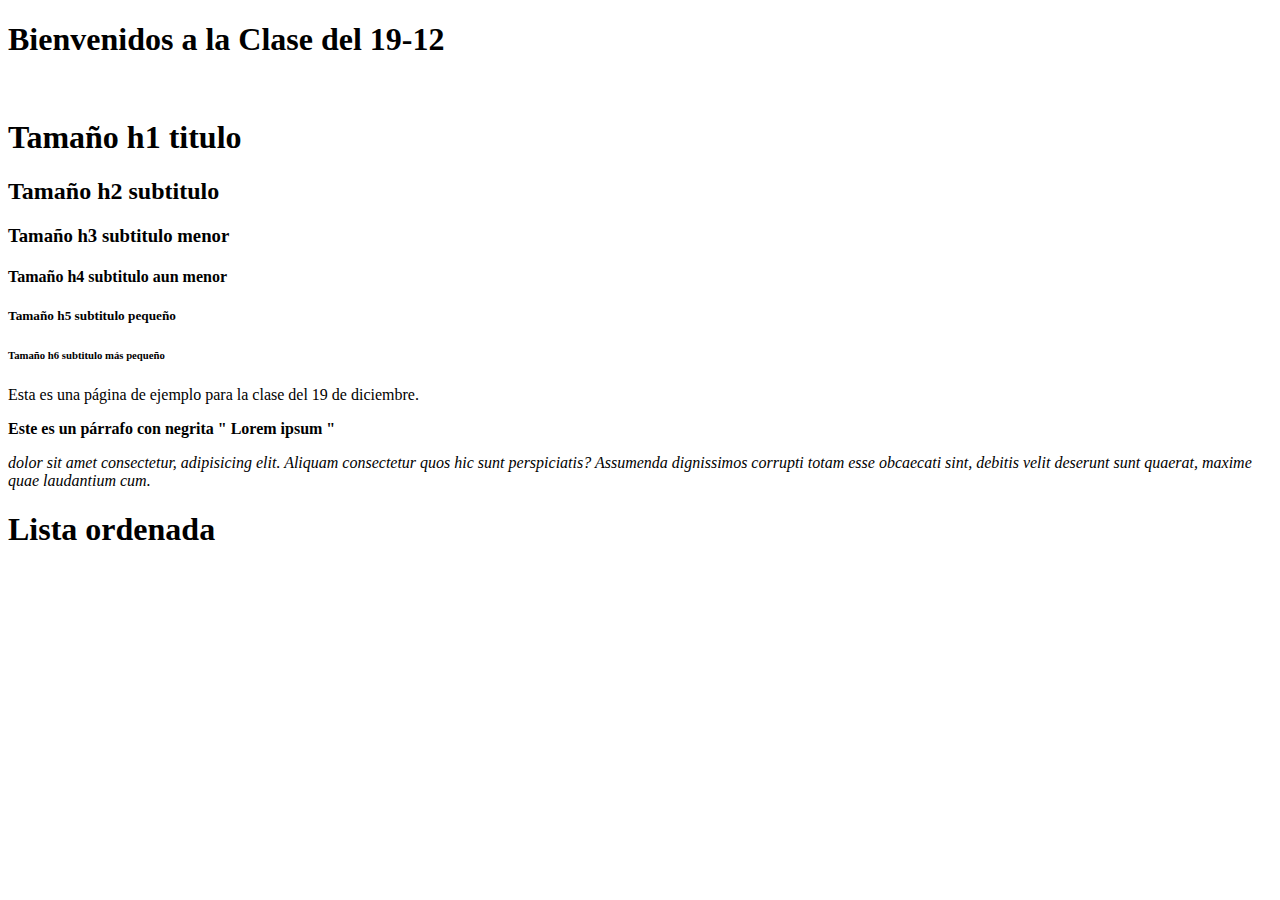
<file: Clase 19_12/index.html>
<!--tipo de documento-->
<!DOCTYPE html>

<!--Etiqueta principal, con atributos de lenguaje -->
<html lang="es">


<head>
    <meta charset="UTF-8">
    <meta name="viewport" content="width=device-width, initial-scale=1.0">
    <title>Clase 19-12</title>
</head>
<body>
    <h1>Bienvenidos a la Clase del 19-12</h1><br>
    <h1>Tamaño h1 titulo</h1>
    <h2>Tamaño h2 subtitulo</h2>
    <h3>Tamaño h3 subtitulo menor</h3>
    <h4>Tamaño h4 subtitulo aun menor</h4>
    <h5>Tamaño h5 subtitulo pequeño</h5>
    <h6>Tamaño h6 subtitulo más pequeño</h6>
    <p>Esta es una página de ejemplo para la clase del 19 de diciembre.</p>

    <p><strong>Este es un párrafo con negrita " Lorem ipsum "</strong>
       <br>
        <p> <em>  dolor sit amet consectetur, adipisicing elit. Aliquam consectetur quos hic sunt perspiciatis? Assumenda dignissimos corrupti totam esse obcaecati sint, debitis velit deserunt sunt quaerat, maxime quae laudantium cum.</em>
        </p>    

        <h1>Lista ordenada</h1>
</body>
</html>
</file>
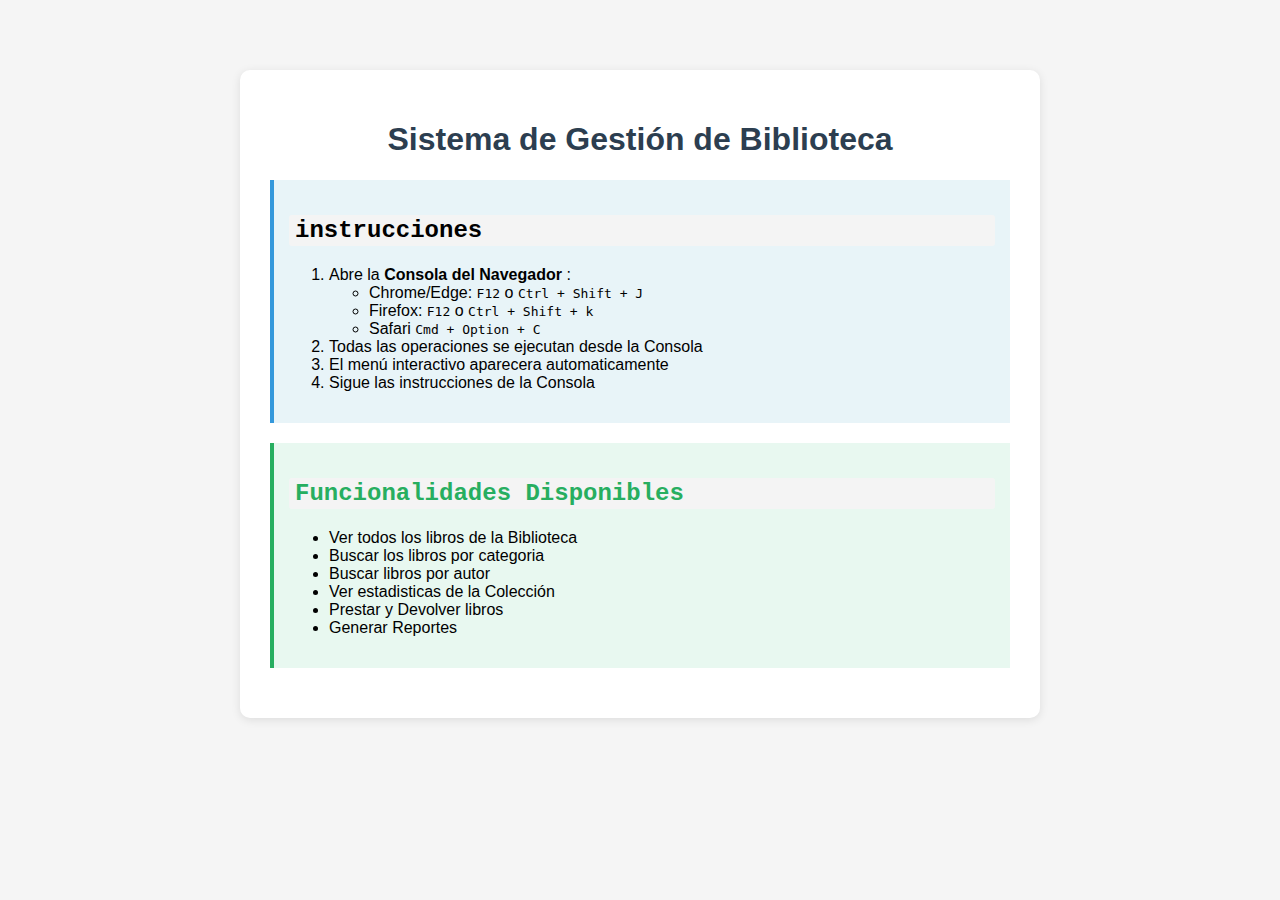
<file: clase_03_02/index.html>
<!DOCTYPE html>
<html lang="es">
<head>
    <meta charset="UTF-8">
    <meta name="viewport" content="width=device-width, initial-scale=1.0">
    <link rel="stylesheet" href="style.css">
    <title>Biblioteca</title>

</head>
<body>
    <div class="container">
        <h1> Sistema de Gestión de Biblioteca</h1>
        <div class="instrucciones">
            <h2> instrucciones</h2>
            <ol>
                <li> Abre la <strong> Consola del Navegador </strong>: 
                <ul>
                    <li>Chrome/Edge: <code>F12</code> o <code> Ctrl + Shift + J</code></li>
                    <li>Firefox: <code>F12</code> o <code> Ctrl + Shift + k</code></li>
                    <li>Safari <code>Cmd + Option + C</code></li>
                </ul>
                </li>
                    <li>Todas las operaciones se ejecutan desde la Consola</li>
                    <li>El menú interactivo aparecera automaticamente</li>
                    <li>Sigue las instrucciones de la Consola</li>
            </ol>

        </div>

      <div class="instrucciones" style="border-left-color: #27ae60; background-color: #e8f8f0;">
        <h2 style="color: #27ae60;">Funcionalidades Disponibles</h2>
            <ul>
                <li>Ver todos los libros de la Biblioteca</li>
                <li>Buscar los libros por categoria</li>
                <li>Buscar libros por autor</li>
                <li>Ver estadisticas de la Colección</li>
                <li>Prestar y Devolver libros</li>
                <li>Generar Reportes</li>
            </ul>
      </div>

    </div>
    <script src="biblioteca.js"></script>
</body>
</html>
</file>
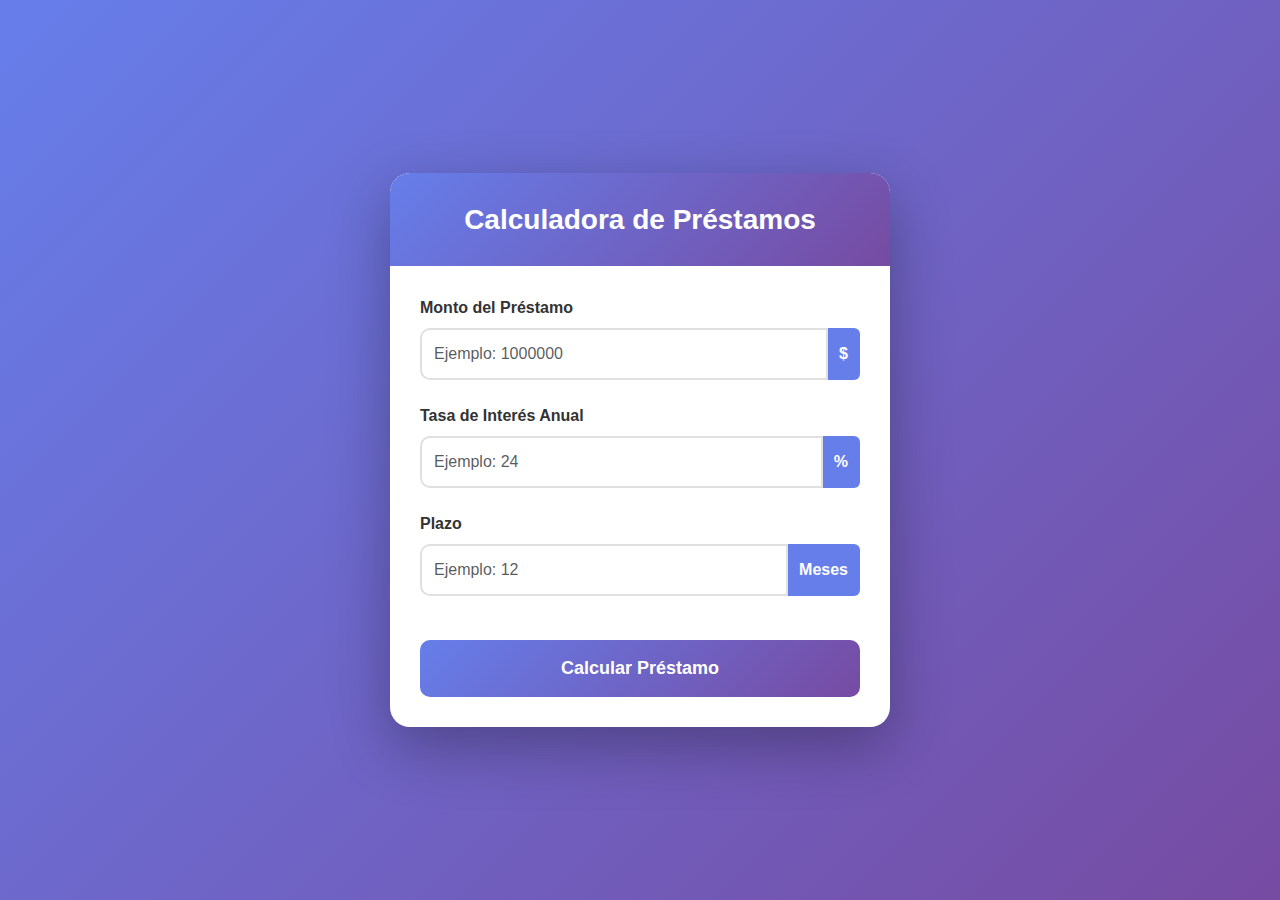
<file: Clase_09_01/index.html>
<!DOCTYPE html>
<html lang="es">
<head>
    <meta charset="UTF-8">
    <meta name="viewport" content="width=device-width, initial-scale=1.0">
    <link href="https://cdnjs.cloudflare.com/ajax/libs/bootstrap/5.3.0/css/bootstrap.min.css" rel="stylesheet">
    <link rel="stylesheet" href="css/styles.css">
    <title>Calculadora de Préstamos</title>
    
</head>
<body>

    <div class="calculator-container">
        <div class="calculator-header">
            <h1>Calculadora de Préstamos</h1>
        </div>

        <div class="calculator-body">
            
            <div class="mb-4">
                <label for="monto" class="form-label">Monto del Préstamo</label>
                <div class="input-group">
                    <input type="number" class="form-control" id="monto" placeholder="Ejemplo: 1000000" min="0" step="100">
                    <span class="input-group-text">$</span>
                </div>
            </div>

            <div class="mb-4">
                <label for="interes" class="form-label">Tasa de Interés Anual</label>
                <div class="input-group">
                    <input type="number" class="form-control" id="interes" placeholder="Ejemplo: 24" min="0.1" step="0.1">
                    <span class="input-group-text">%</span>
                </div>
            </div>

            <div class="mb-4">
                <label for="plazo" class="form-label">Plazo</label>
                <div class="input-group">
                    <input type="number" class="form-control" id="plazo" placeholder="Ejemplo: 12" min="1" step="1">
                    <span class="input-group-text">Meses</span>
                </div>
            </div>

            <button class="btn btn-calculate" id="btnCalcular">Calcular Préstamo</button>

            <div class="error-message" id="errorMessage"></div>

            <div class="results-container" id="resultsContainer">
                <div class="results-item">
                    <div class="results-label">Cuota Mensual</div>
                    <div class="results-value" id="cuotaMensual">$0</div>
                </div>

                <div class="results-item">
                    <div class="results-label">Total a Pagar</div>
                    <div class="results-value" id="totalPagar">$0</div>
                </div>

                <div class="results-item">
                    <div class="results-label">Total de Intereses</div>
                    <div class="results-value" id="totalIntereses">$0</div>
                </div>
            </div>

        </div>
    </div>

    <!-- jQuery -->
    <script src="https://code.jquery.com/jquery-3.7.1.js"></script>
    
    <!-- Bootstrap -->
    <script src="https://cdnjs.cloudflare.com/ajax/libs/bootstrap/5.3.0/js/bootstrap.bundle.min.js"></script>

    <!-- JavaScript de la calculadora -->
    <script src="js/script.js"></script>

</body>
</html>
</file>
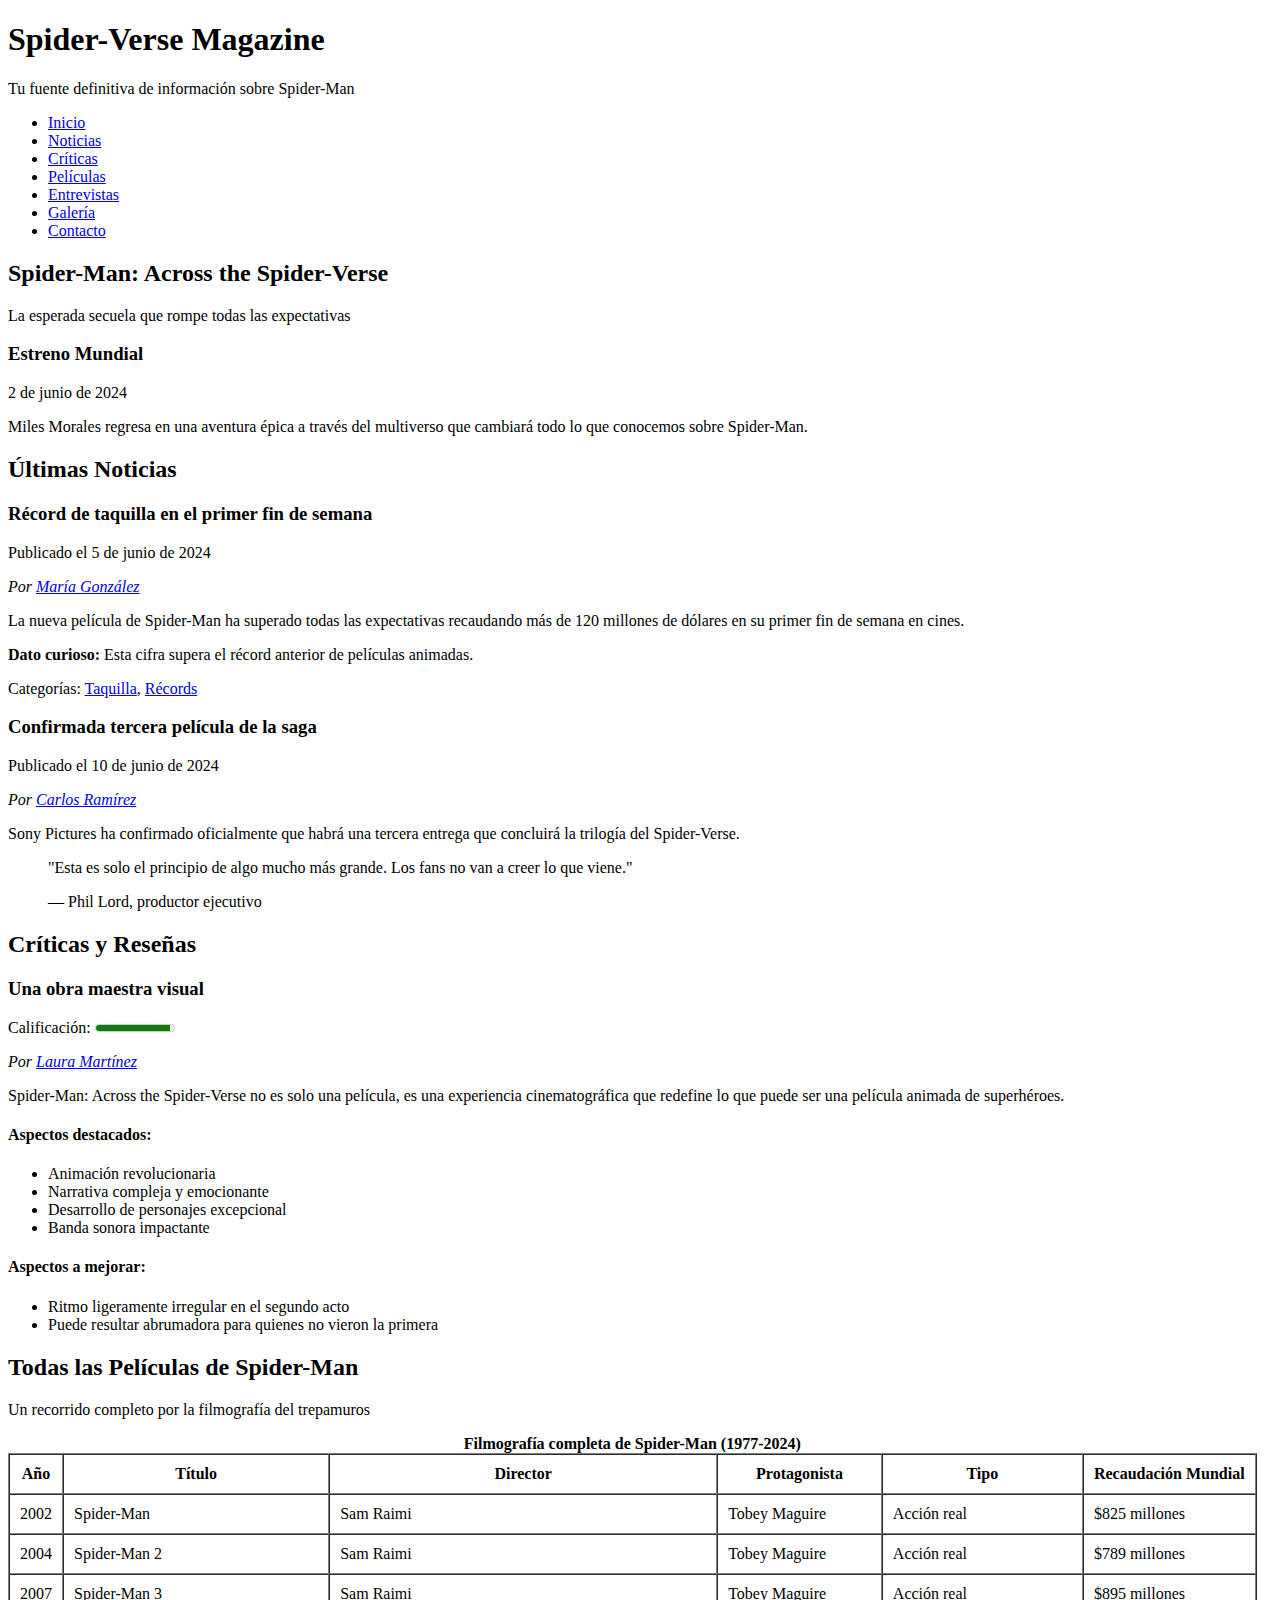
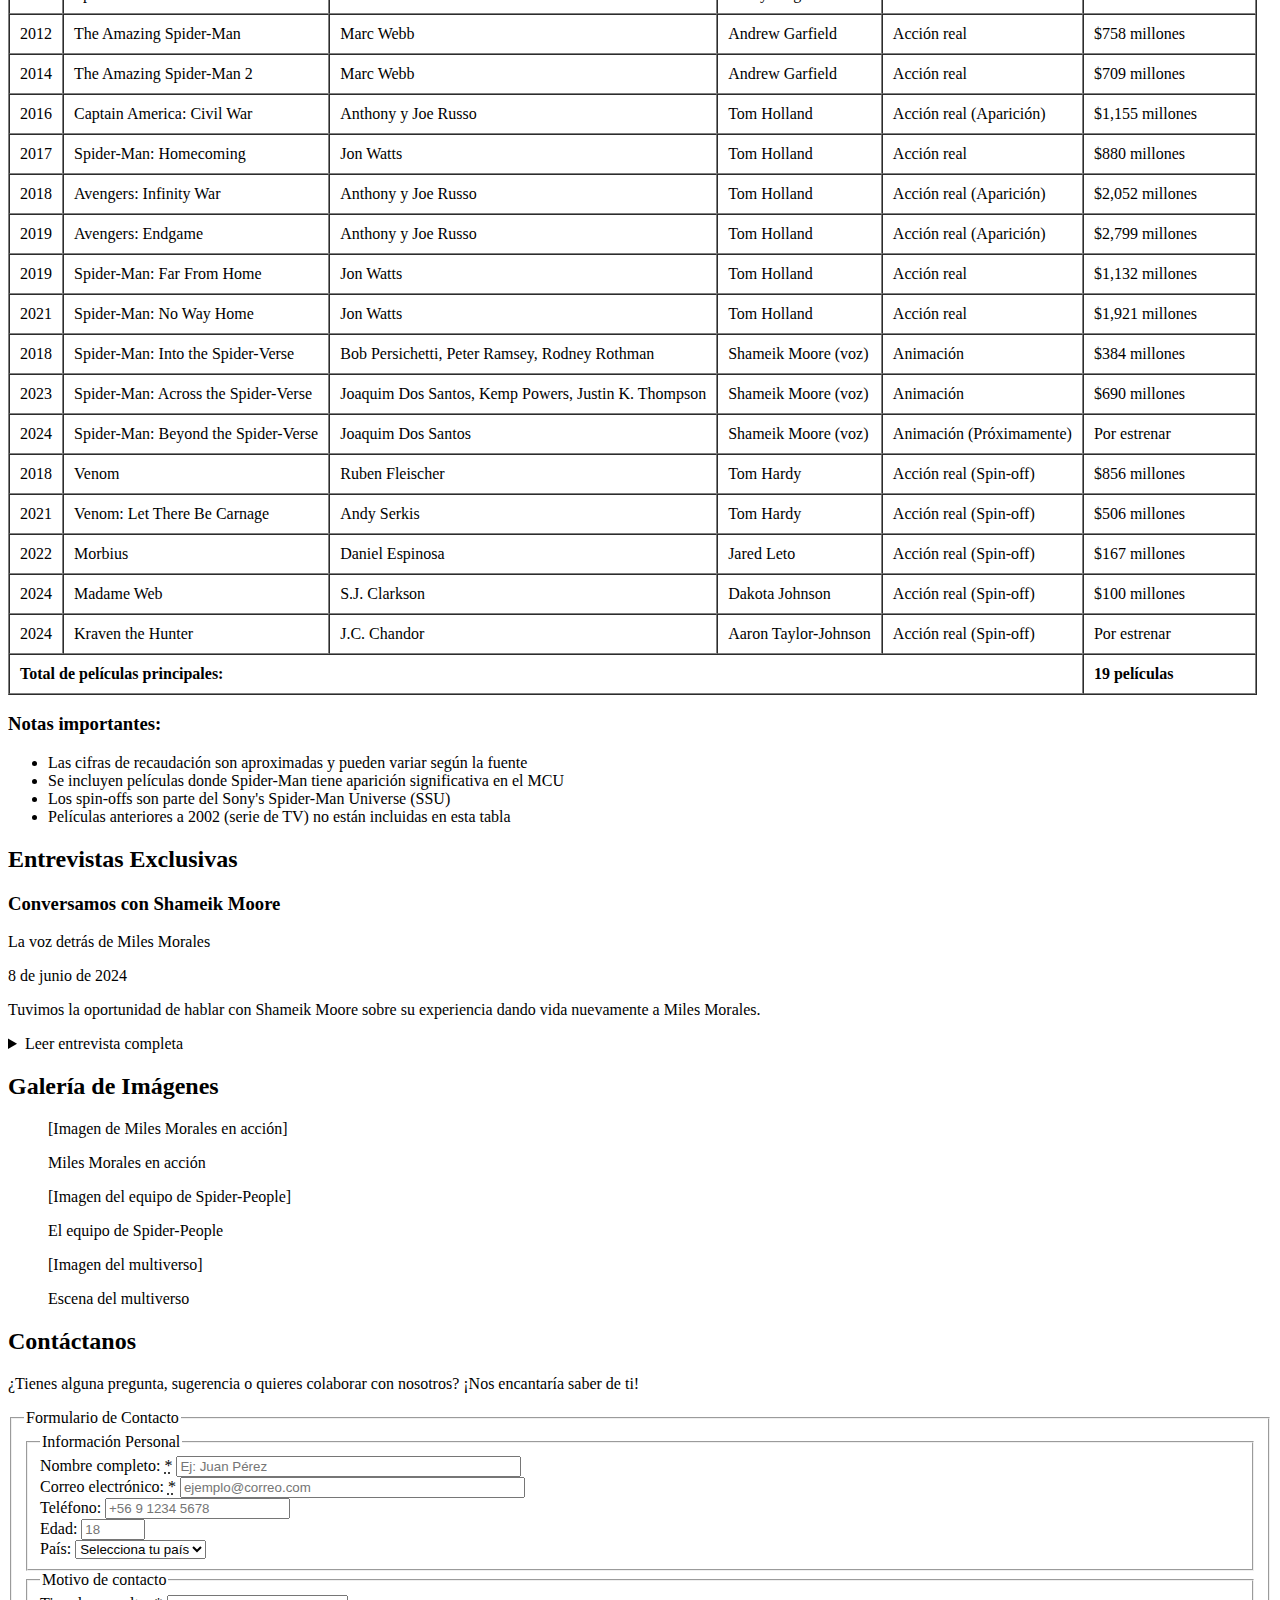
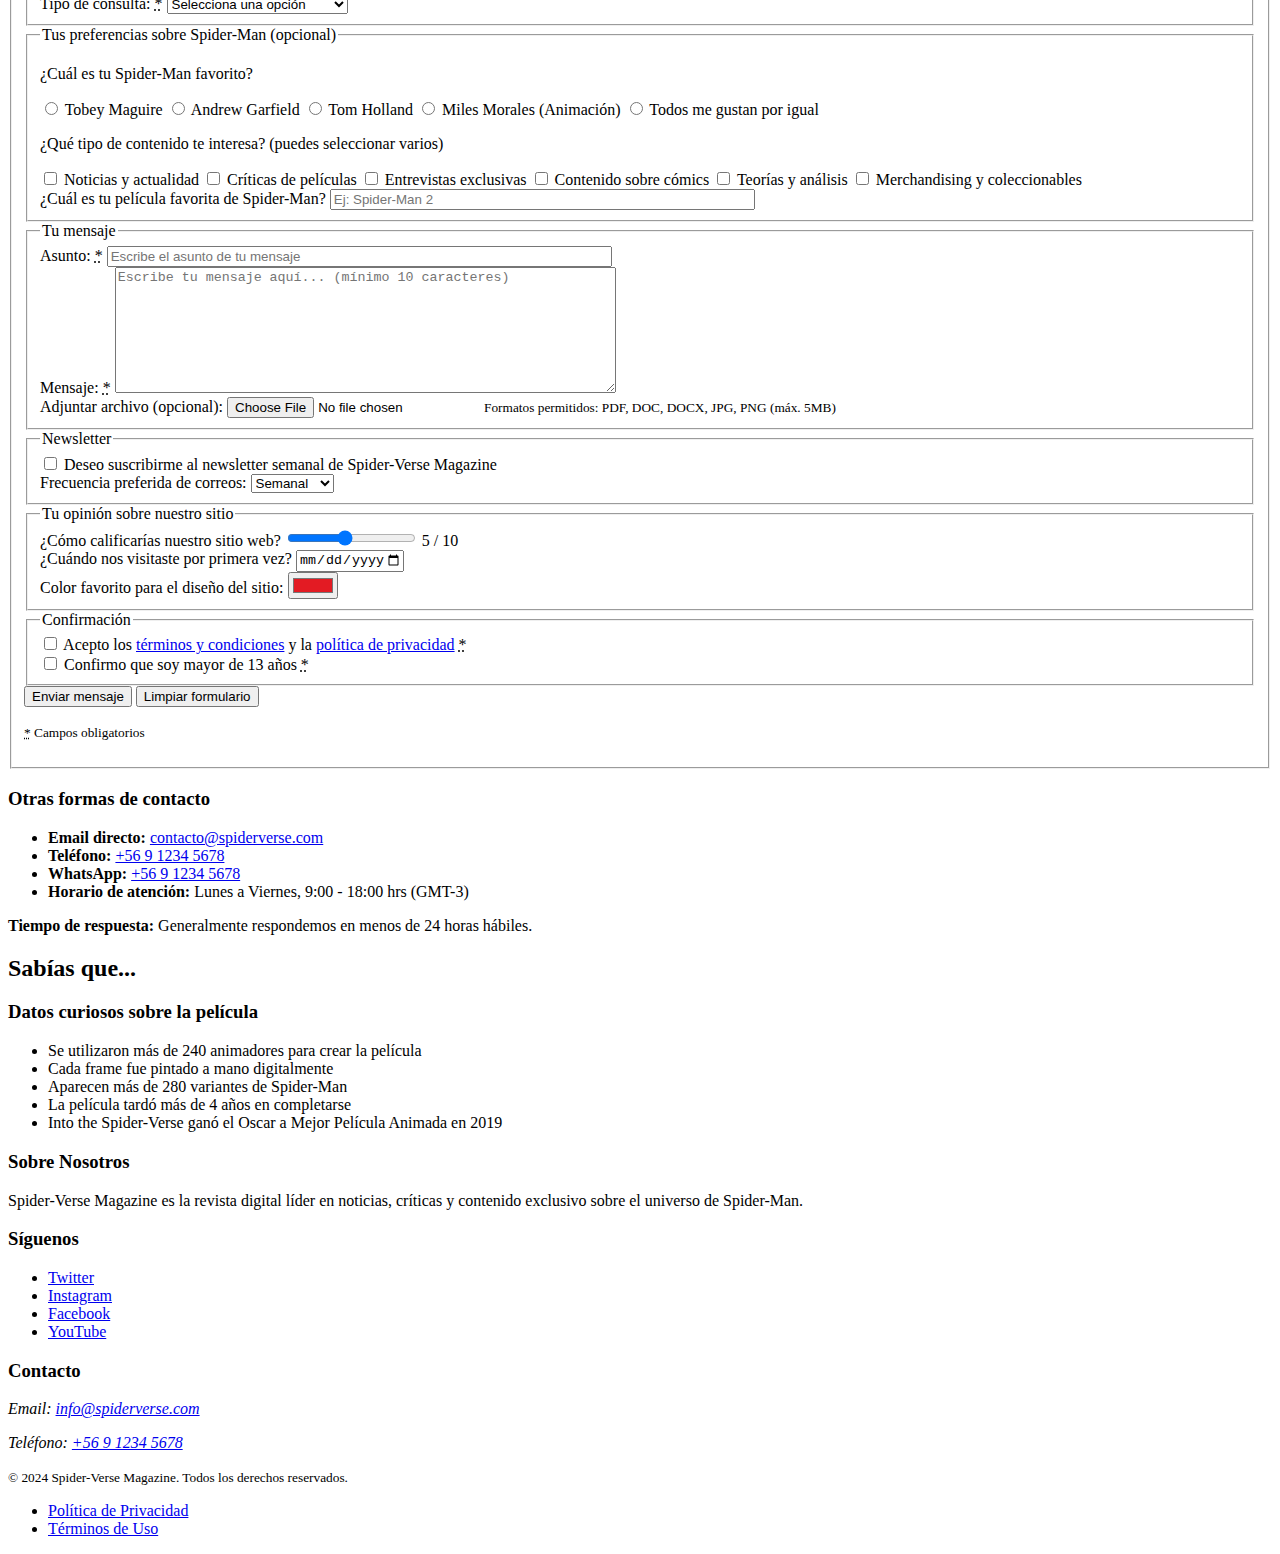
<file: Clase_23_12/index.html>
<!DOCTYPE html>
<html lang="es">
<head>
    <meta charset="UTF-8">
    <meta name="viewport" content="width=device-width, initial-scale=1.0">
    <meta name="description" content="Revista en línea sobre la nueva película de Spider-Man">
    <meta name="keywords" content="Spider-Man, película, Marvel, superhéroes, cine">
    <title>Spider-Verse Magazine - Todo sobre la nueva película de Spider-Man</title>
</head>
<body>
    
    <!-- Contenedor principal de la página -->
    <div id="contenedor-principal">
        
        <!-- Encabezado principal del sitio -->
        <header>
            <div class="logo-container">
                <h1>Spider-Verse Magazine</h1>
                <p>Tu fuente definitiva de información sobre Spider-Man</p>
            </div>
            
            <!-- Navegación principal -->
            <nav>
                <div class="menu-principal">
                    <ul>
                        <li><a href="#inicio">Inicio</a></li>
                        <li><a href="#noticias">Noticias</a></li>
                        <li><a href="#criticas">Críticas</a></li>
                        <li><a href="#peliculas">Películas</a></li>
                        <li><a href="#entrevistas">Entrevistas</a></li>
                        <li><a href="#galeria">Galería</a></li>
                        <li><a href="#formulario-contacto">Contacto</a></li>
                    </ul>
                </div>
            </nav>
        </header>

        <!-- Contenido principal -->
        <main>
            
            <!-- Sección hero/destacada -->
            <section id="inicio">
                <div class="hero-section">
                    <header>
                        <h2>Spider-Man: Across the Spider-Verse</h2>
                        <p>La esperada secuela que rompe todas las expectativas</p>
                    </header>
                    
                    <article>
                        <div class="informacion-estreno">
                            <h3>Estreno Mundial</h3>
                            <p><time datetime="2024-06-02">2 de junio de 2024</time></p>
                            <p>Miles Morales regresa en una aventura épica a través del multiverso que cambiará todo lo que conocemos sobre Spider-Man.</p>
                        </div>
                    </article>
                </div>
            </section>

            <!-- Sección de noticias -->
            <section id="noticias">
                <div class="seccion-noticias">
                    <header>
                        <h2>Últimas Noticias</h2>
                    </header>
                    
                    <div class="contenedor-articulos">
                        <article>
                            <div class="articulo-noticia">
                                <header>
                                    <h3>Récord de taquilla en el primer fin de semana</h3>
                                    <p>Publicado el <time datetime="2024-06-05">5 de junio de 2024</time></p>
                                    <address>Por <a href="mailto:redaccion@spiderverse.com">María González</a></address>
                                </header>
                                
                                <div class="contenido-noticia">
                                    <p>La nueva película de Spider-Man ha superado todas las expectativas recaudando más de 120 millones de dólares en su primer fin de semana en cines.</p>
                                    
                                    <aside>
                                        <p><strong>Dato curioso:</strong> Esta cifra supera el récord anterior de películas animadas.</p>
                                    </aside>
                                </div>
                                
                                <footer>
                                    <p>Categorías: <a href="#taquilla">Taquilla</a>, <a href="#records">Récords</a></p>
                                </footer>
                            </div>
                        </article>

                        <article>
                            <div class="articulo-noticia">
                                <header>
                                    <h3>Confirmada tercera película de la saga</h3>
                                    <p>Publicado el <time datetime="2024-06-10">10 de junio de 2024</time></p>
                                    <address>Por <a href="mailto:redaccion@spiderverse.com">Carlos Ramírez</a></address>
                                </header>
                                
                                <div class="contenido-noticia">
                                    <p>Sony Pictures ha confirmado oficialmente que habrá una tercera entrega que concluirá la trilogía del Spider-Verse.</p>
                                    
                                    <blockquote>
                                        <p>"Esta es solo el principio de algo mucho más grande. Los fans no van a creer lo que viene."</p>
                                        <footer>— Phil Lord, productor ejecutivo</footer>
                                    </blockquote>
                                </div>
                            </div>
                        </article>
                    </div>
                </div>
            </section>

            <!-- Sección de críticas -->
            <section id="criticas">
                <div class="seccion-criticas">
                    <header>
                        <h2>Críticas y Reseñas</h2>
                    </header>
                    
                    <article>
                        <div class="articulo-critica">
                            <header>
                                <h3>Una obra maestra visual</h3>
                                <p>Calificación: <meter value="9.5" min="0" max="10">9.5 de 10</meter></p>
                                <address>Por <a href="mailto:critica@spiderverse.com">Laura Martínez</a></address>
                            </header>
                            
                            <div class="contenido-critica">
                                <p>Spider-Man: Across the Spider-Verse no es solo una película, es una experiencia cinematográfica que redefine lo que puede ser una película animada de superhéroes.</p>
                                
                                <div class="aspectos-positivos">
                                    <h4>Aspectos destacados:</h4>
                                    <ul>
                                        <li>Animación revolucionaria</li>
                                        <li>Narrativa compleja y emocionante</li>
                                        <li>Desarrollo de personajes excepcional</li>
                                        <li>Banda sonora impactante</li>
                                    </ul>
                                </div>
                                
                                <div class="aspectos-mejorar">
                                    <h4>Aspectos a mejorar:</h4>
                                    <ul>
                                        <li>Ritmo ligeramente irregular en el segundo acto</li>
                                        <li>Puede resultar abrumadora para quienes no vieron la primera</li>
                                    </ul>
                                </div>
                            </div>
                        </div>
                    </article>
                </div>
            </section>

            <!-- SECCIÓN: Tabla de películas de Spider-Man -->
            <section id="peliculas">
                <div class="seccion-peliculas">
                    <header>
                        <h2>Todas las Películas de Spider-Man</h2>
                        <p>Un recorrido completo por la filmografía del trepamuros</p>
                    </header>
                    
                    <div class="contenedor-tabla">
                        <table border="1" cellpadding="10" cellspacing="0">
                            <caption>
                                <strong>Filmografía completa de Spider-Man (1977-2024)</strong>
                            </caption>
                            
                            <thead>
                                <tr>
                                    <th>Año</th>
                                    <th>Título</th>
                                    <th>Director</th>
                                    <th>Protagonista</th>
                                    <th>Tipo</th>
                                    <th>Recaudación Mundial</th>
                                </tr>
                            </thead>
                            
                            <tbody>
                                <!-- Trilogía de Sam Raimi -->
                                <tr>
                                    <td>2002</td>
                                    <td>Spider-Man</td>
                                    <td>Sam Raimi</td>
                                    <td>Tobey Maguire</td>
                                    <td>Acción real</td>
                                    <td>$825 millones</td>
                                </tr>
                                <tr>
                                    <td>2004</td>
                                    <td>Spider-Man 2</td>
                                    <td>Sam Raimi</td>
                                    <td>Tobey Maguire</td>
                                    <td>Acción real</td>
                                    <td>$789 millones</td>
                                </tr>
                                <tr>
                                    <td>2007</td>
                                    <td>Spider-Man 3</td>
                                    <td>Sam Raimi</td>
                                    <td>Tobey Maguire</td>
                                    <td>Acción real</td>
                                    <td>$895 millones</td>
                                </tr>
                                
                                <!-- Saga de The Amazing Spider-Man -->
                                <tr>
                                    <td>2012</td>
                                    <td>The Amazing Spider-Man</td>
                                    <td>Marc Webb</td>
                                    <td>Andrew Garfield</td>
                                    <td>Acción real</td>
                                    <td>$758 millones</td>
                                </tr>
                                <tr>
                                    <td>2014</td>
                                    <td>The Amazing Spider-Man 2</td>
                                    <td>Marc Webb</td>
                                    <td>Andrew Garfield</td>
                                    <td>Acción real</td>
                                    <td>$709 millones</td>
                                </tr>
                                
                                <!-- MCU Spider-Man -->
                                <tr>
                                    <td>2016</td>
                                    <td>Captain America: Civil War</td>
                                    <td>Anthony y Joe Russo</td>
                                    <td>Tom Holland</td>
                                    <td>Acción real (Aparición)</td>
                                    <td>$1,155 millones</td>
                                </tr>
                                <tr>
                                    <td>2017</td>
                                    <td>Spider-Man: Homecoming</td>
                                    <td>Jon Watts</td>
                                    <td>Tom Holland</td>
                                    <td>Acción real</td>
                                    <td>$880 millones</td>
                                </tr>
                                <tr>
                                    <td>2018</td>
                                    <td>Avengers: Infinity War</td>
                                    <td>Anthony y Joe Russo</td>
                                    <td>Tom Holland</td>
                                    <td>Acción real (Aparición)</td>
                                    <td>$2,052 millones</td>
                                </tr>
                                <tr>
                                    <td>2019</td>
                                    <td>Avengers: Endgame</td>
                                    <td>Anthony y Joe Russo</td>
                                    <td>Tom Holland</td>
                                    <td>Acción real (Aparición)</td>
                                    <td>$2,799 millones</td>
                                </tr>
                                <tr>
                                    <td>2019</td>
                                    <td>Spider-Man: Far From Home</td>
                                    <td>Jon Watts</td>
                                    <td>Tom Holland</td>
                                    <td>Acción real</td>
                                    <td>$1,132 millones</td>
                                </tr>
                                <tr>
                                    <td>2021</td>
                                    <td>Spider-Man: No Way Home</td>
                                    <td>Jon Watts</td>
                                    <td>Tom Holland</td>
                                    <td>Acción real</td>
                                    <td>$1,921 millones</td>
                                </tr>
                                
                                <!-- Películas animadas del Spider-Verse -->
                                <tr>
                                    <td>2018</td>
                                    <td>Spider-Man: Into the Spider-Verse</td>
                                    <td>Bob Persichetti, Peter Ramsey, Rodney Rothman</td>
                                    <td>Shameik Moore (voz)</td>
                                    <td>Animación</td>
                                    <td>$384 millones</td>
                                </tr>
                                <tr>
                                    <td>2023</td>
                                    <td>Spider-Man: Across the Spider-Verse</td>
                                    <td>Joaquim Dos Santos, Kemp Powers, Justin K. Thompson</td>
                                    <td>Shameik Moore (voz)</td>
                                    <td>Animación</td>
                                    <td>$690 millones</td>
                                </tr>
                                <tr>
                                    <td>2024</td>
                                    <td>Spider-Man: Beyond the Spider-Verse</td>
                                    <td>Joaquim Dos Santos</td>
                                    <td>Shameik Moore (voz)</td>
                                    <td>Animación (Próximamente)</td>
                                    <td>Por estrenar</td>
                                </tr>
                                
                                <!-- Spin-offs del universo Sony -->
                                <tr>
                                    <td>2018</td>
                                    <td>Venom</td>
                                    <td>Ruben Fleischer</td>
                                    <td>Tom Hardy</td>
                                    <td>Acción real (Spin-off)</td>
                                    <td>$856 millones</td>
                                </tr>
                                <tr>
                                    <td>2021</td>
                                    <td>Venom: Let There Be Carnage</td>
                                    <td>Andy Serkis</td>
                                    <td>Tom Hardy</td>
                                    <td>Acción real (Spin-off)</td>
                                    <td>$506 millones</td>
                                </tr>
                                <tr>
                                    <td>2022</td>
                                    <td>Morbius</td>
                                    <td>Daniel Espinosa</td>
                                    <td>Jared Leto</td>
                                    <td>Acción real (Spin-off)</td>
                                    <td>$167 millones</td>
                                </tr>
                                <tr>
                                    <td>2024</td>
                                    <td>Madame Web</td>
                                    <td>S.J. Clarkson</td>
                                    <td>Dakota Johnson</td>
                                    <td>Acción real (Spin-off)</td>
                                    <td>$100 millones</td>
                                </tr>
                                <tr>
                                    <td>2024</td>
                                    <td>Kraven the Hunter</td>
                                    <td>J.C. Chandor</td>
                                    <td>Aaron Taylor-Johnson</td>
                                    <td>Acción real (Spin-off)</td>
                                    <td>Por estrenar</td>
                                </tr>
                            </tbody>
                            
                            <tfoot>
                                <tr>
                                    <td colspan="5"><strong>Total de películas principales:</strong></td>
                                    <td><strong>19 películas</strong></td>
                                </tr>
                            </tfoot>
                        </table>
                    </div>
                    
                    <div class="notas-tabla">
                        <h3>Notas importantes:</h3>
                        <ul>
                            <li>Las cifras de recaudación son aproximadas y pueden variar según la fuente</li>
                            <li>Se incluyen películas donde Spider-Man tiene aparición significativa en el MCU</li>
                            <li>Los spin-offs son parte del Sony's Spider-Man Universe (SSU)</li>
                            <li>Películas anteriores a 2002 (serie de TV) no están incluidas en esta tabla</li>
                        </ul>
                    </div>
                </div>
            </section>

            <!-- Sección de entrevistas -->
            <section id="entrevistas">
                <div class="seccion-entrevistas">
                    <header>
                        <h2>Entrevistas Exclusivas</h2>
                    </header>
                    
                    <article>
                        <div class="articulo-entrevista">
                            <header>
                                <h3>Conversamos con Shameik Moore</h3>
                                <p>La voz detrás de Miles Morales</p>
                                <time datetime="2024-06-08">8 de junio de 2024</time>
                            </header>
                            
                            <div class="contenido-entrevista">
                                <p>Tuvimos la oportunidad de hablar con Shameik Moore sobre su experiencia dando vida nuevamente a Miles Morales.</p>
                                
                                <details>
                                    <summary>Leer entrevista completa</summary>
                                    <dl>
                                        <dt><strong>Revista:</strong> ¿Qué significa para ti regresar como Miles?</dt>
                                        <dd>Moore: Es un honor increíble. Miles ha crecido tanto, y yo también he crecido con él.</dd>
                                        
                                        <dt><strong>Revista:</strong> ¿Cuál fue la escena más difícil de grabar?</dt>
                                        <dd>Moore: Definitivamente las escenas emocionales del tercer acto. Tuve que conectar con la vulnerabilidad de Miles de una manera muy profunda.</dd>
                                    </dl>
                                </details>
                            </div>
                        </div>
                    </article>
                </div>
            </section>

            <!-- Sección de galería -->
            <section id="galeria">
                <div class="seccion-galeria">
                    <header>
                        <h2>Galería de Imágenes</h2>
                    </header>
                    
                    <div class="contenedor-imagenes">
                        <figure>
                            <div class="imagen-placeholder">
                                <p>[Imagen de Miles Morales en acción]</p>
                            </div>
                            <figcaption>Miles Morales en acción</figcaption>
                        </figure>
                        
                        <figure>
                            <div class="imagen-placeholder">
                                <p>[Imagen del equipo de Spider-People]</p>
                            </div>
                            <figcaption>El equipo de Spider-People</figcaption>
                        </figure>
                        
                        <figure>
                            <div class="imagen-placeholder">
                                <p>[Imagen del multiverso]</p>
                            </div>
                            <figcaption>Escena del multiverso</figcaption>
                        </figure>
                    </div>
                </div>
            </section>

            <!-- NUEVA SECCIÓN: Formulario de Contacto -->
            <section id="formulario-contacto">
                <div class="seccion-formulario">
                    <header>
                        <h2>Contáctanos</h2>
                        <p>¿Tienes alguna pregunta, sugerencia o quieres colaborar con nosotros? ¡Nos encantaría saber de ti!</p>
                    </header>
                    
                    <div class="contenedor-formulario">
                        <fieldset>
                            <legend>Formulario de Contacto</legend>
                            
                            <!-- Información Personal -->
                            <fieldset>
                                <legend>Información Personal</legend>
                                
                                <div class="campo-formulario">
                                    <label for="nombre">Nombre completo: <abbr title="requerido">*</abbr></label>
                                    <input type="text" id="nombre" name="nombre" required placeholder="Ej: Juan Pérez" size="40" maxlength="100">
                                </div>
                                
                                <div class="campo-formulario">
                                    <label for="email">Correo electrónico: <abbr title="requerido">*</abbr></label>
                                    <input type="email" id="email" name="email" required placeholder="ejemplo@correo.com" size="40">
                                </div>
                                
                                <div class="campo-formulario">
                                    <label for="telefono">Teléfono:</label>
                                    <input type="tel" id="telefono" name="telefono" placeholder="+56 9 1234 5678" size="20">
                                </div>
                                
                                <div class="campo-formulario">
                                    <label for="edad">Edad:</label>
                                    <input type="number" id="edad" name="edad" min="13" max="120" placeholder="18">
                                </div>
                                
                                <div class="campo-formulario">
                                    <label for="pais">País:</label>
                                    <select id="pais" name="pais">
                                        <option value="">Selecciona tu país</option>
                                        <option value="chile">Chile</option>
                                        <option value="argentina">Argentina</option>
                                        <option value="colombia">Colombia</option>
                                        <option value="mexico">México</option>
                                        <option value="españa">España</option>
                                        <option value="peru">Perú</option>
                                        <option value="otro">Otro</option>
                                    </select>
                                </div>
                            </fieldset>
                            
                            <!-- Tipo de Consulta -->
                            <fieldset>
                                <legend>Motivo de contacto</legend>
                                
                                <div class="campo-formulario">
                                    <label for="motivo">Tipo de consulta: <abbr title="requerido">*</abbr></label>
                                    <select id="motivo" name="motivo" required>
                                        <option value="">Selecciona una opción</option>
                                        <option value="consulta-general">Consulta general</option>
                                        <option value="sugerencia">Sugerencia de contenido</option>
                                        <option value="colaboracion">Propuesta de colaboración</option>
                                        <option value="error">Reportar error en el sitio</option>
                                        <option value="publicidad">Publicidad y patrocinios</option>
                                        <option value="otro">Otro</option>
                                    </select>
                                </div>
                            </fieldset>
                            
                            <!-- Preferencias de Spider-Man -->
                            <fieldset>
                                <legend>Tus preferencias sobre Spider-Man (opcional)</legend>
                                
                                <div class="campo-formulario">
                                    <p>¿Cuál es tu Spider-Man favorito?</p>
                                    <label>
                                        <input type="radio" name="spiderman-favorito" value="tobey">
                                        Tobey Maguire
                                    </label>
                                    <label>
                                        <input type="radio" name="spiderman-favorito" value="andrew">
                                        Andrew Garfield
                                    </label>
                                    <label>
                                        <input type="radio" name="spiderman-favorito" value="tom">
                                        Tom Holland
                                    </label>
                                    <label>
                                        <input type="radio" name="spiderman-favorito" value="miles">
                                        Miles Morales (Animación)
                                    </label>
                                    <label>
                                        <input type="radio" name="spiderman-favorito" value="todos">
                                        Todos me gustan por igual
                                    </label>
                                </div>
                                
                                <div class="campo-formulario">
                                    <p>¿Qué tipo de contenido te interesa? (puedes seleccionar varios)</p>
                                    <label>
                                        <input type="checkbox" name="contenido[]" value="noticias">
                                        Noticias y actualidad
                                    </label>
                                    <label>
                                        <input type="checkbox" name="contenido[]" value="criticas">
                                        Críticas de películas
                                    </label>
                                    <label>
                                        <input type="checkbox" name="contenido[]" value="entrevistas">
                                        Entrevistas exclusivas
                                    </label>
                                    <label>
                                        <input type="checkbox" name="contenido[]" value="comics">
                                        Contenido sobre cómics
                                    </label>
                                    <label>
                                        <input type="checkbox" name="contenido[]" value="teoria">
                                        Teorías y análisis
                                    </label>
                                    <label>
                                        <input type="checkbox" name="contenido[]" value="merchandising">
                                        Merchandising y coleccionables
                                    </label>
                                </div>
                                
                                <div class="campo-formulario">
                                    <label for="pelicula-favorita">¿Cuál es tu película favorita de Spider-Man?</label>
                                    <input type="text" id="pelicula-favorita" name="pelicula-favorita" placeholder="Ej: Spider-Man 2" size="50">
                                </div>
                            </fieldset>
                            
                            <!-- Mensaje -->
                            <fieldset>
                                <legend>Tu mensaje</legend>
                                
                                <div class="campo-formulario">
                                    <label for="asunto">Asunto: <abbr title="requerido">*</abbr></label>
                                    <input type="text" id="asunto" name="asunto" required placeholder="Escribe el asunto de tu mensaje" size="60" maxlength="200">
                                </div>
                                
                                <div class="campo-formulario">
                                    <label for="mensaje">Mensaje: <abbr title="requerido">*</abbr></label>
                                    <textarea id="mensaje" name="mensaje" required rows="8" cols="60" placeholder="Escribe tu mensaje aquí... (mínimo 10 caracteres)" minlength="10" maxlength="1000"></textarea>
                                </div>
                                
                                <div class="campo-formulario">
                                    <label for="archivo">Adjuntar archivo (opcional):</label>
                                    <input type="file" id="archivo" name="archivo" accept=".pdf,.doc,.docx,.jpg,.png">
                                    <small>Formatos permitidos: PDF, DOC, DOCX, JPG, PNG (máx. 5MB)</small>
                                </div>
                            </fieldset>
                            
                            <!-- Suscripción -->
                            <fieldset>
                                <legend>Newsletter</legend>
                                
                                <div class="campo-formulario">
                                    <label>
                                        <input type="checkbox" name="newsletter" value="si">
                                        Deseo suscribirme al newsletter semanal de Spider-Verse Magazine
                                    </label>
                                </div>
                                
                                <div class="campo-formulario">
                                    <label for="frecuencia">Frecuencia preferida de correos:</label>
                                    <select id="frecuencia" name="frecuencia">
                                        <option value="diaria">Diaria</option>
                                        <option value="semanal" selected>Semanal</option>
                                        <option value="quincenal">Quincenal</option>
                                        <option value="mensual">Mensual</option>
                                    </select>
                                </div>
                            </fieldset>
                            
                            <!-- Calificación del sitio -->
                            <fieldset>
                                <legend>Tu opinión sobre nuestro sitio</legend>
                                
                                <div class="campo-formulario">
                                    <label for="calificacion">¿Cómo calificarías nuestro sitio web?</label>
                                    <input type="range" id="calificacion" name="calificacion" min="1" max="10" value="5" step="1">
                                    <output for="calificacion">5</output> / 10
                                </div>
                                
                                <div class="campo-formulario">
                                    <label for="fecha-visita">¿Cuándo nos visitaste por primera vez?</label>
                                    <input type="date" id="fecha-visita" name="fecha-visita" min="2018-01-01" max="2024-12-31">
                                </div>
                                
                                <div class="campo-formulario">
                                    <label for="color-favorito">Color favorito para el diseño del sitio:</label>
                                    <input type="color" id="color-favorito" name="color-favorito" value="#e31b23">
                                </div>
                            </fieldset>
                            
                            <!-- Términos y condiciones -->
                            <fieldset>
                                <legend>Confirmación</legend>
                                
                                <div class="campo-formulario">
                                    <label>
                                        <input type="checkbox" name="terminos" required>
                                        Acepto los <a href="#terminos">términos y condiciones</a> y la <a href="#privacidad">política de privacidad</a> <abbr title="requerido">*</abbr>
                                    </label>
                                </div>
                                
                                <div class="campo-formulario">
                                    <label>
                                        <input type="checkbox" name="mayor-edad" required>
                                        Confirmo que soy mayor de 13 años <abbr title="requerido">*</abbr>
                                    </label>
                                </div>
                            </fieldset>
                            
                            <!-- Botones de acción -->
                            <div class="botones-formulario">
                                <button type="submit">Enviar mensaje</button>
                                <button type="reset">Limpiar formulario</button>
                            </div>
                            
                            <p><small><abbr title="requerido">*</abbr> Campos obligatorios</small></p>
                            
                        </fieldset>
                    </div>
                    
                    <div class="info-adicional">
                        <h3>Otras formas de contacto</h3>
                        <ul>
                            <li><strong>Email directo:</strong> <a href="mailto:contacto@spiderverse.com">contacto@spiderverse.com</a></li>
                            <li><strong>Teléfono:</strong> <a href="tel:+56912345678">+56 9 1234 5678</a></li>
                            <li><strong>WhatsApp:</strong> <a href="https://wa.me/56912345678">+56 9 1234 5678</a></li>
                            <li><strong>Horario de atención:</strong> Lunes a Viernes, 9:00 - 18:00 hrs (GMT-3)</li>
                        </ul>
                        
                        <p><strong>Tiempo de respuesta:</strong> Generalmente respondemos en menos de 24 horas hábiles.</p>
                    </div>
                </div>
            </section>

            <!-- Sección de datos curiosos -->
            <aside>
                <div class="sidebar-datos">
                    <header>
                        <h2>Sabías que...</h2>
                    </header>
                    
                    <article>
                        <div class="datos-curiosos">
                            <h3>Datos curiosos sobre la película</h3>
                            <ul>
                                <li>Se utilizaron más de 240 animadores para crear la película</li>
                                <li>Cada frame fue pintado a mano digitalmente</li>
                                <li>Aparecen más de 280 variantes de Spider-Man</li>
                                <li>La película tardó más de 4 años en completarse</li>
                                <li>Into the Spider-Verse ganó el Oscar a Mejor Película Animada en 2019</li>
                            </ul>
                        </div>
                    </article>
                </div>
            </aside>

        </main>

        <!-- Pie de página -->
        <footer>
            <div class="contenedor-footer">
                <div class="columna-footer">
                    <section>
                        <h3>Sobre Nosotros</h3>
                        <p>Spider-Verse Magazine es la revista digital líder en noticias, críticas y contenido exclusivo sobre el universo de Spider-Man.</p>
                    </section>
                </div>
                
                <div class="columna-footer">
                    <section>
                        <h3>Síguenos</h3>
                        <nav>
                            <ul>
                                <li><a href="#twitter">Twitter</a></li>
                                <li><a href="#instagram">Instagram</a></li>
                                <li><a href="#facebook">Facebook</a></li>
                                <li><a href="#youtube">YouTube</a></li>
                            </ul>
                        </nav>
                    </section>
                </div>
                
                <div class="columna-footer">
                    <section id="contacto">
                        <h3>Contacto</h3>
                        <address>
                            <p>Email: <a href="mailto:info@spiderverse.com">info@spiderverse.com</a></p>
                            <p>Teléfono: <a href="tel:+56912345678">+56 9 1234 5678</a></p>
                        </address>
                    </section>
                </div>
                
                <div class="copyright">
                    <section>
                        <p><small>&copy; 2024 Spider-Verse Magazine. Todos los derechos reservados.</small></p>
                        <nav>
                            <ul>
                                <li><a href="#privacidad">Política de Privacidad</a></li>
                                <li><a href="#terminos">Términos de Uso</a></li>
                            </ul>
                        </nav>
                    </section>
                </div>
            </div>
        </footer>
        
    </div> <!-- Fin del contenedor principal -->

</body>
</html>
</file>
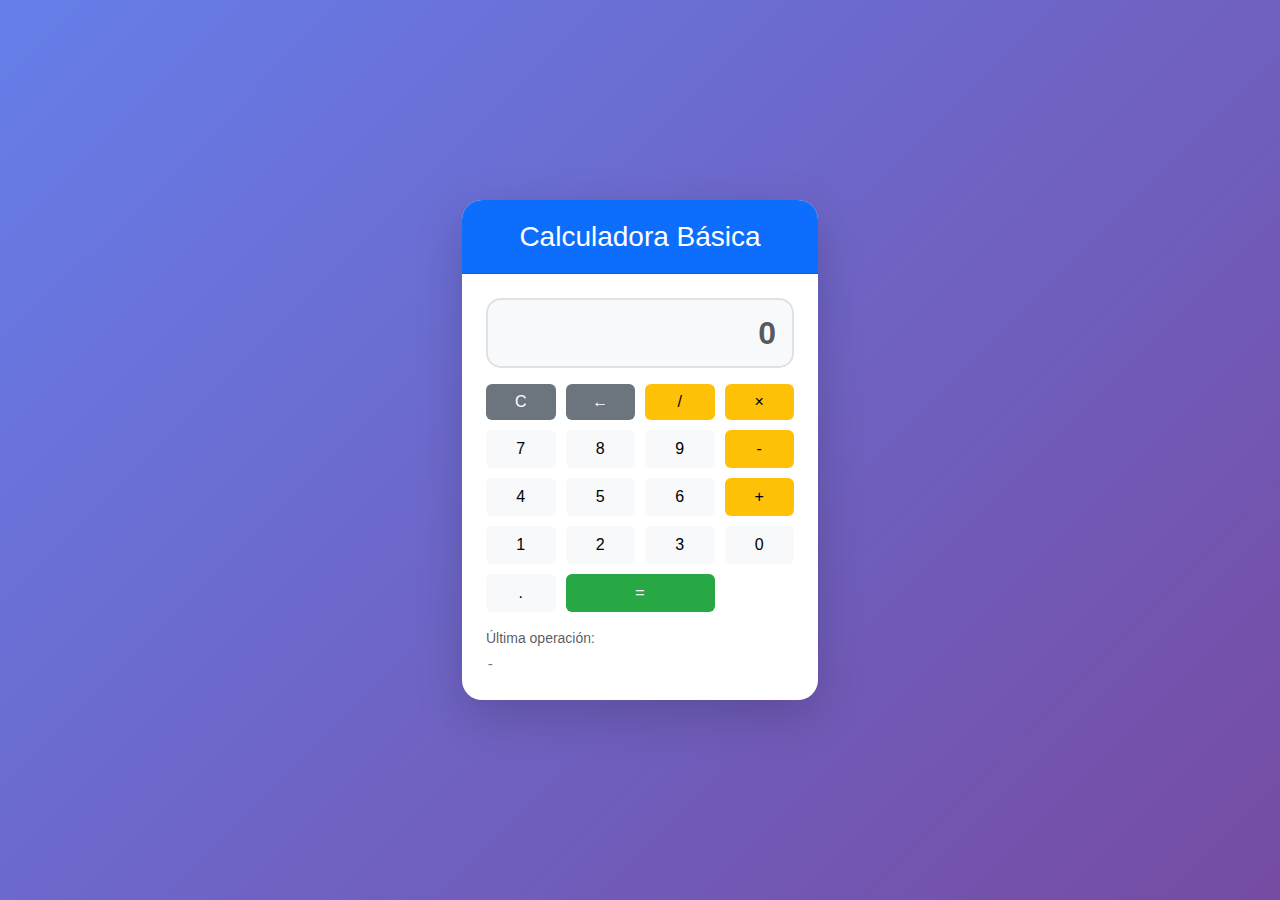
<file: Clase_06_01/calculadora/index.html>
<!DOCTYPE html>
<html lang="es">
<head>
    <meta charset="UTF-8">
    <meta name="viewport" content="width=device-width, initial-scale=1.0">
    <title>Calculadora Basica</title>
     <!-- Bootstrap CSS -->
    <link href="https://cdn.jsdelivr.net/npm/bootstrap@5.3.0/dist/css/bootstrap.min.css" rel="stylesheet">
    <!-- CSS personalizado -->
    <link rel="stylesheet" href="css/styles.css">
</head>
<body>
    <div class="container">
        <div class="row justify-content-center align-items-center min-vh-100">
            <div class="col-md-6 col-lg-4">
                <div class="card shadow-lg">
                    <div class="card-header bg-primary text-white text-center">
                        <h3 class="mb-0">Calculadora Básica</h3>
                    </div>
                    <div class="card-body p-4">
                        <!-- Pantalla de la calculadora -->
                        <div class="mb-3">
                            <input type="text" id="pantalla" class="form-control form-control-lg text-end" 
                                   placeholder="0" readonly>
                        </div>

                        <!-- Botones de la calculadora -->
                        <div class="calculadora-botones">
                            <!-- Fila 1: Funciones -->
                            <button class="btn btn-secondary" onclick="limpiar()">C</button>
                            <button class="btn btn-secondary" onclick="borrar()">←</button>
                            <button class="btn btn-warning" onclick="agregar('/')">/</button>
                            <button class="btn btn-warning" onclick="agregar('*')">×</button>

                            <!-- Fila 2: 7, 8, 9, - -->
                            <button class="btn btn-light" onclick="agregar('7')">7</button>
                            <button class="btn btn-light" onclick="agregar('8')">8</button>
                            <button class="btn btn-light" onclick="agregar('9')">9</button>
                            <button class="btn btn-warning" onclick="agregar('-')">-</button>

                            <!-- Fila 3: 4, 5, 6, + -->
                            <button class="btn btn-light" onclick="agregar('4')">4</button>
                            <button class="btn btn-light" onclick="agregar('5')">5</button>
                            <button class="btn btn-light" onclick="agregar('6')">6</button>
                            <button class="btn btn-warning" onclick="agregar('+')">+</button>

                            <!-- Fila 4: 1, 2, 3 -->
                            <button class="btn btn-light" onclick="agregar('1')">1</button>
                            <button class="btn btn-light" onclick="agregar('2')">2</button>
                            <button class="btn btn-light" onclick="agregar('3')">3</button>

                            <!-- Fila 5: 0, ., = -->
                            <button class="btn btn-light btn-cero" onclick="agregar('0')">0</button>
                            <button class="btn btn-light" onclick="agregar('.')">.</button>
                            <button class="btn btn-success btn-igual" onclick="calcular()">=</button>
                        </div>

                        <!-- Historial -->
                        <div class="mt-3">
                            <small class="text-muted d-block">Última operación:</small>
                            <small id="historial" class="text-secondary">-</small>
                        </div>
                    </div>
                </div>
            </div>
        </div>
    </div>

    <!-- Bootstrap JS -->
    <script src="https://cdn.jsdelivr.net/npm/bootstrap@5.3.0/dist/js/bootstrap.bundle.min.js"></script>
    <!-- JavaScript personalizado -->
    <script src="js/scripts.js"></script>
</body>
</html>
</file>
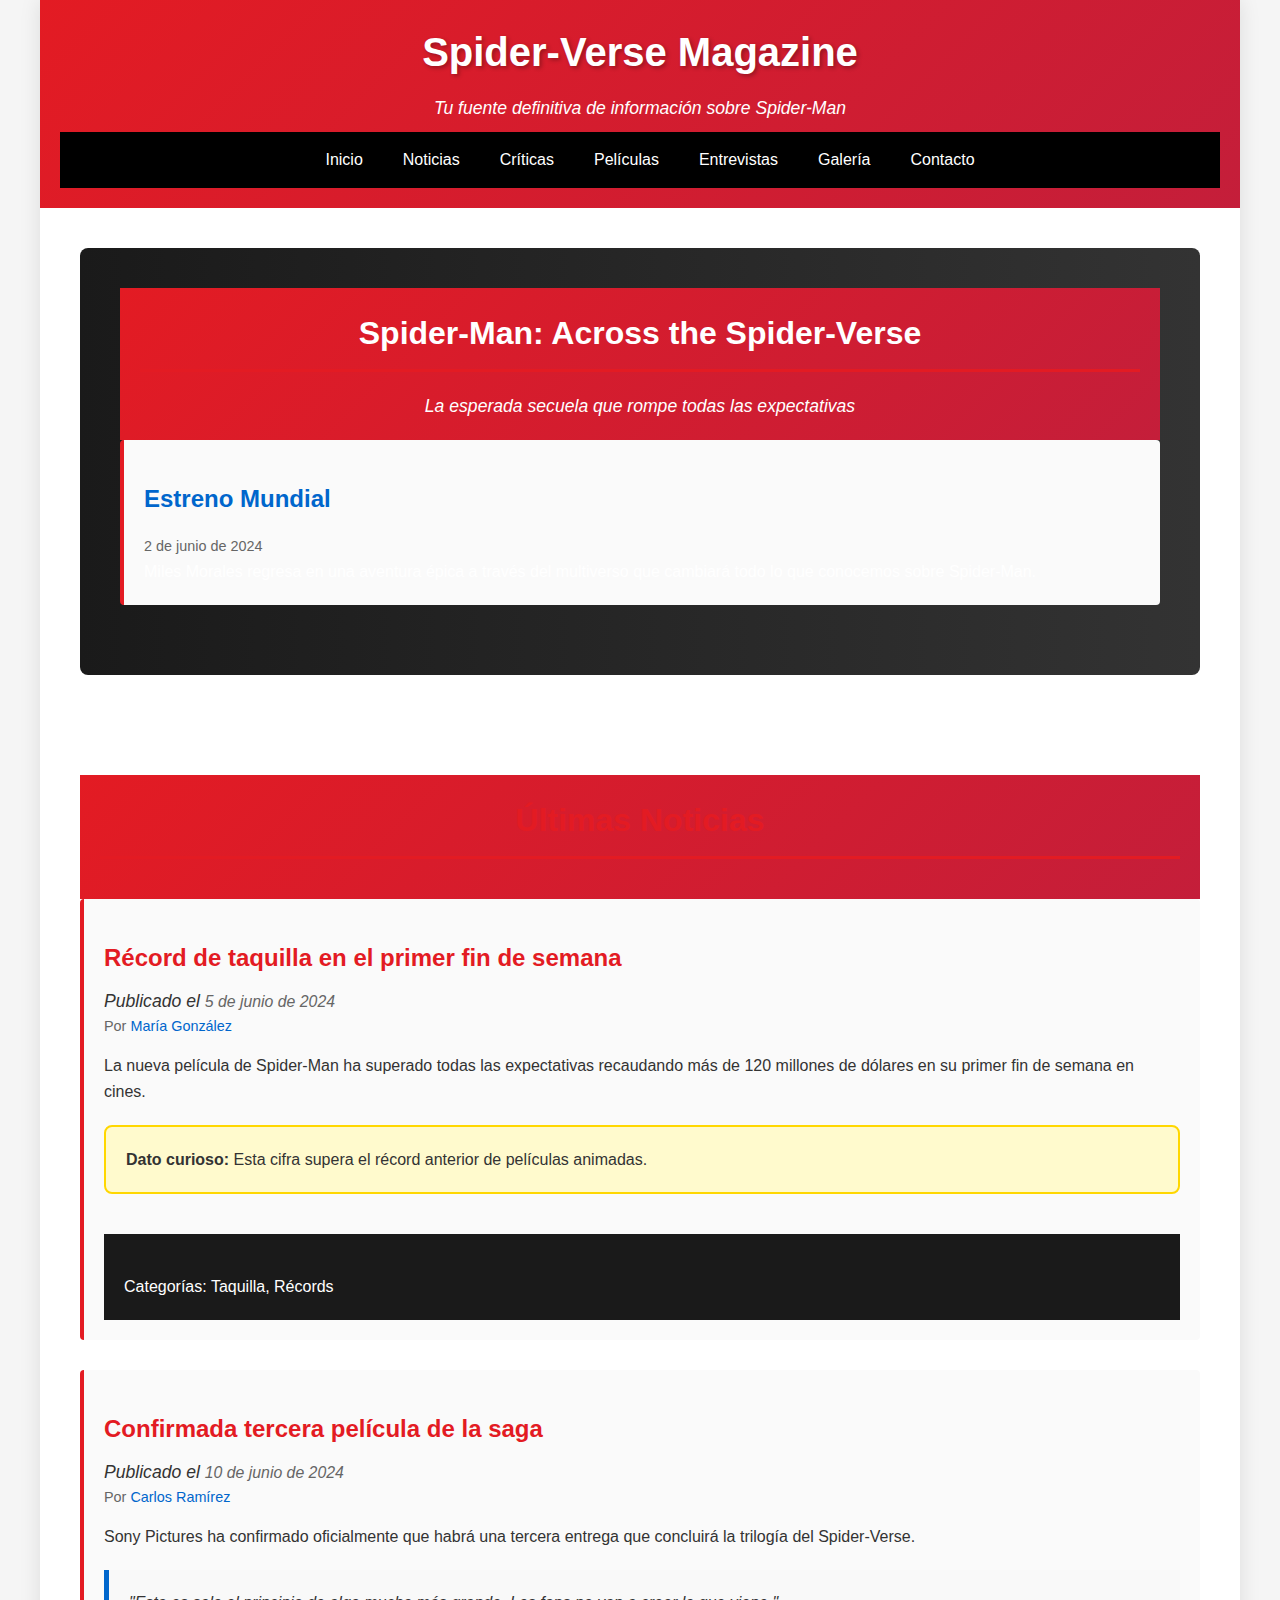
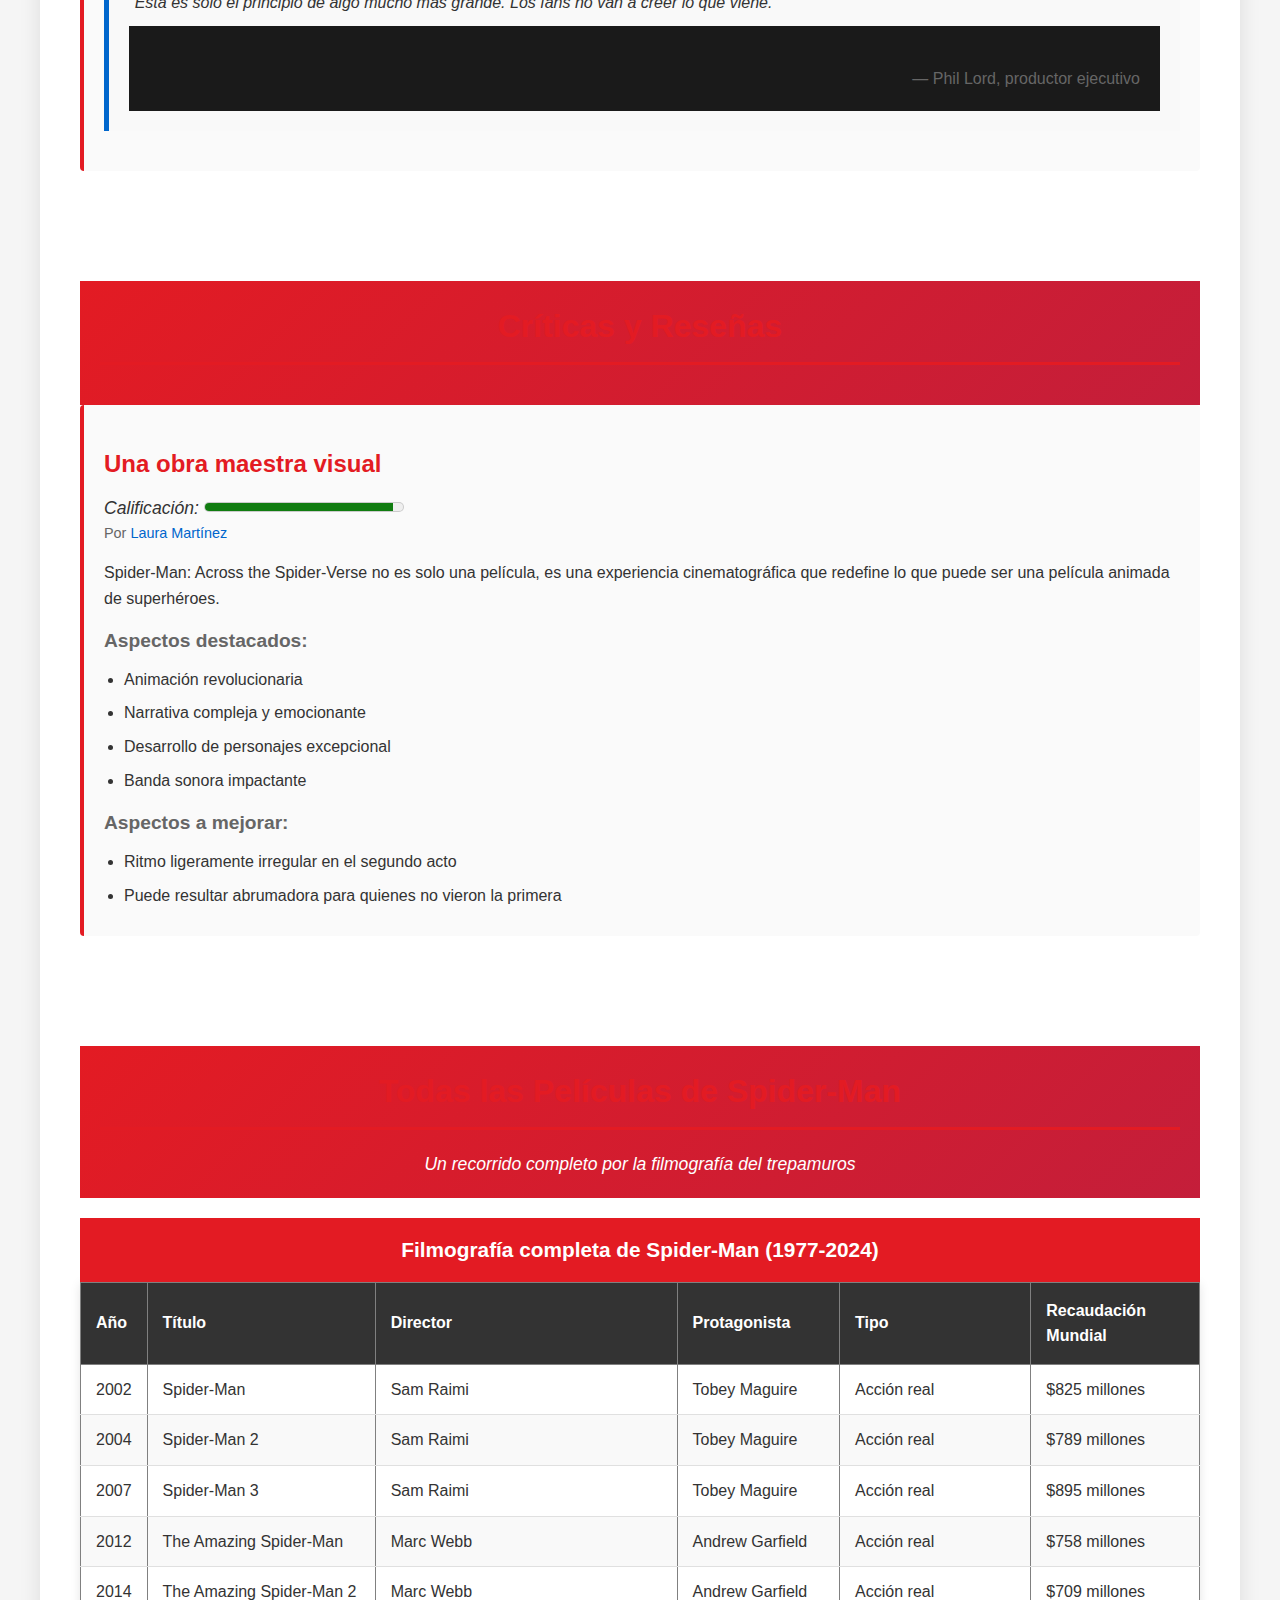
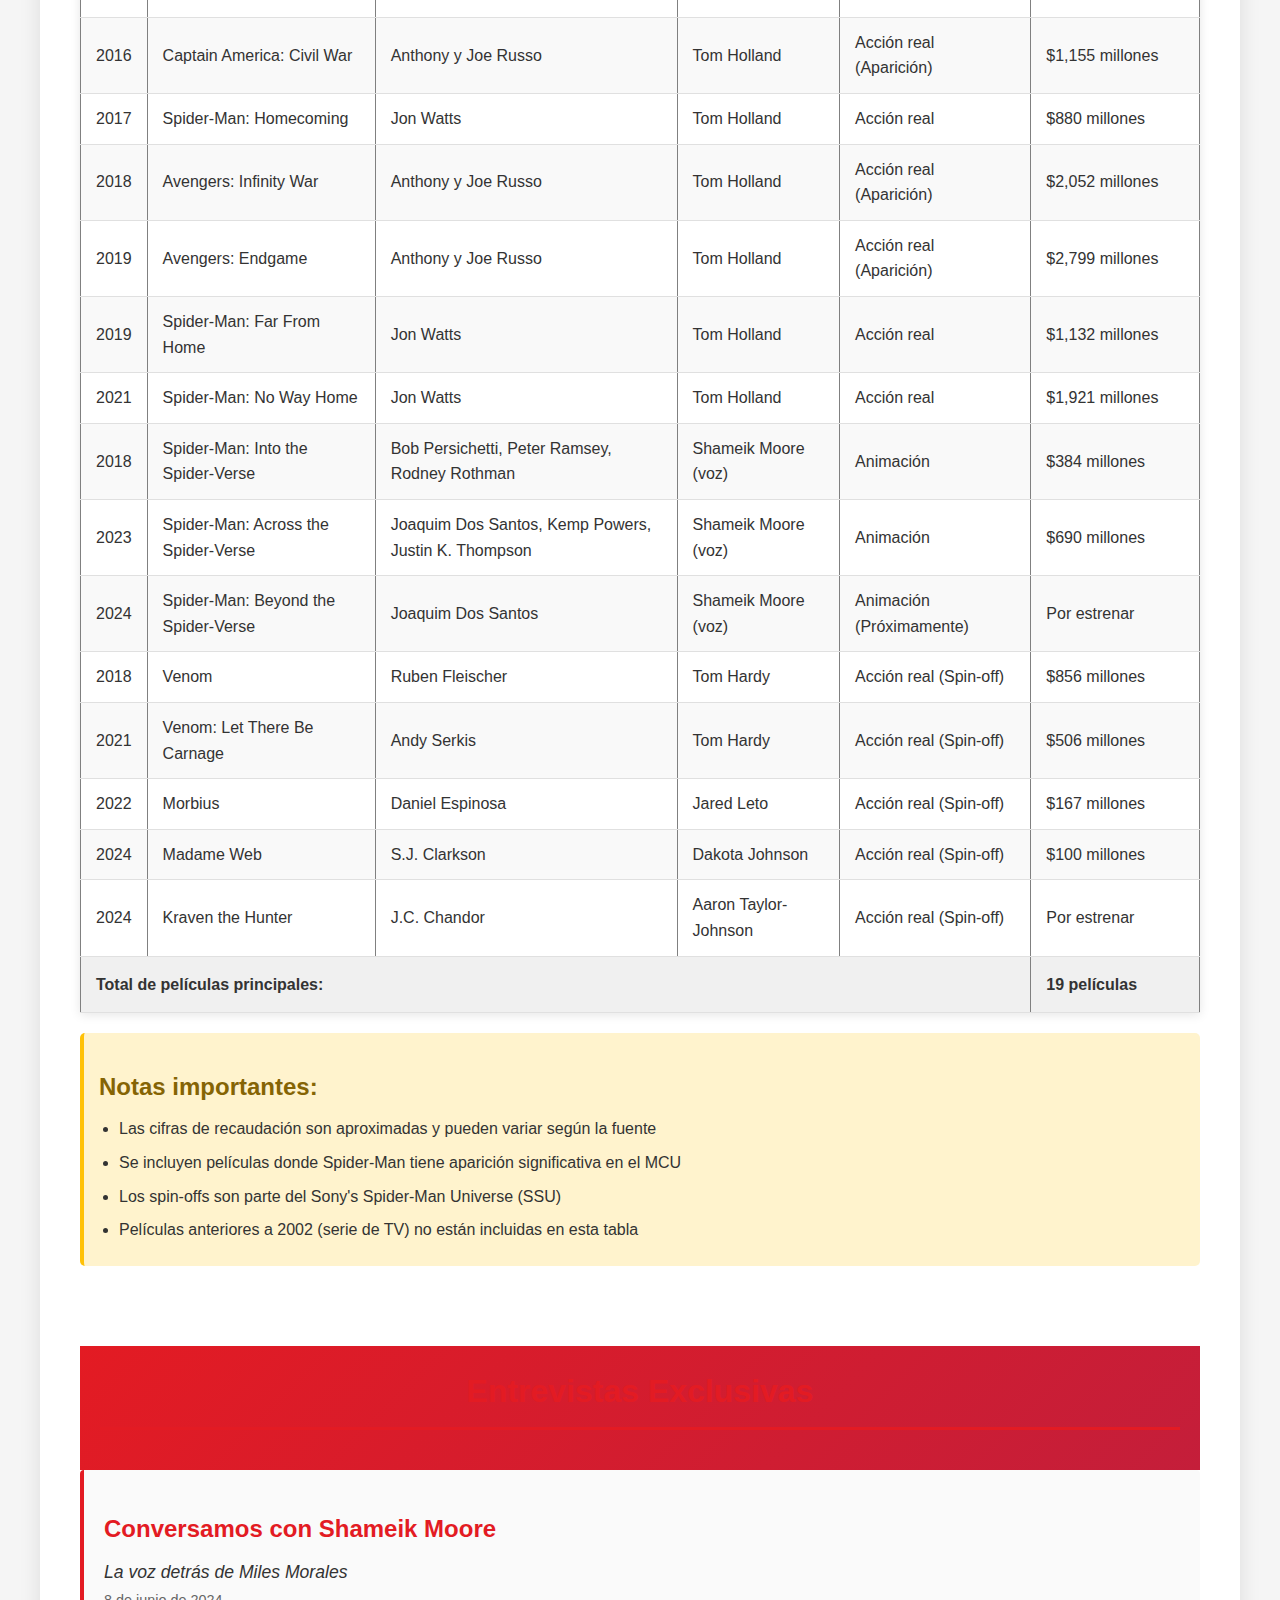
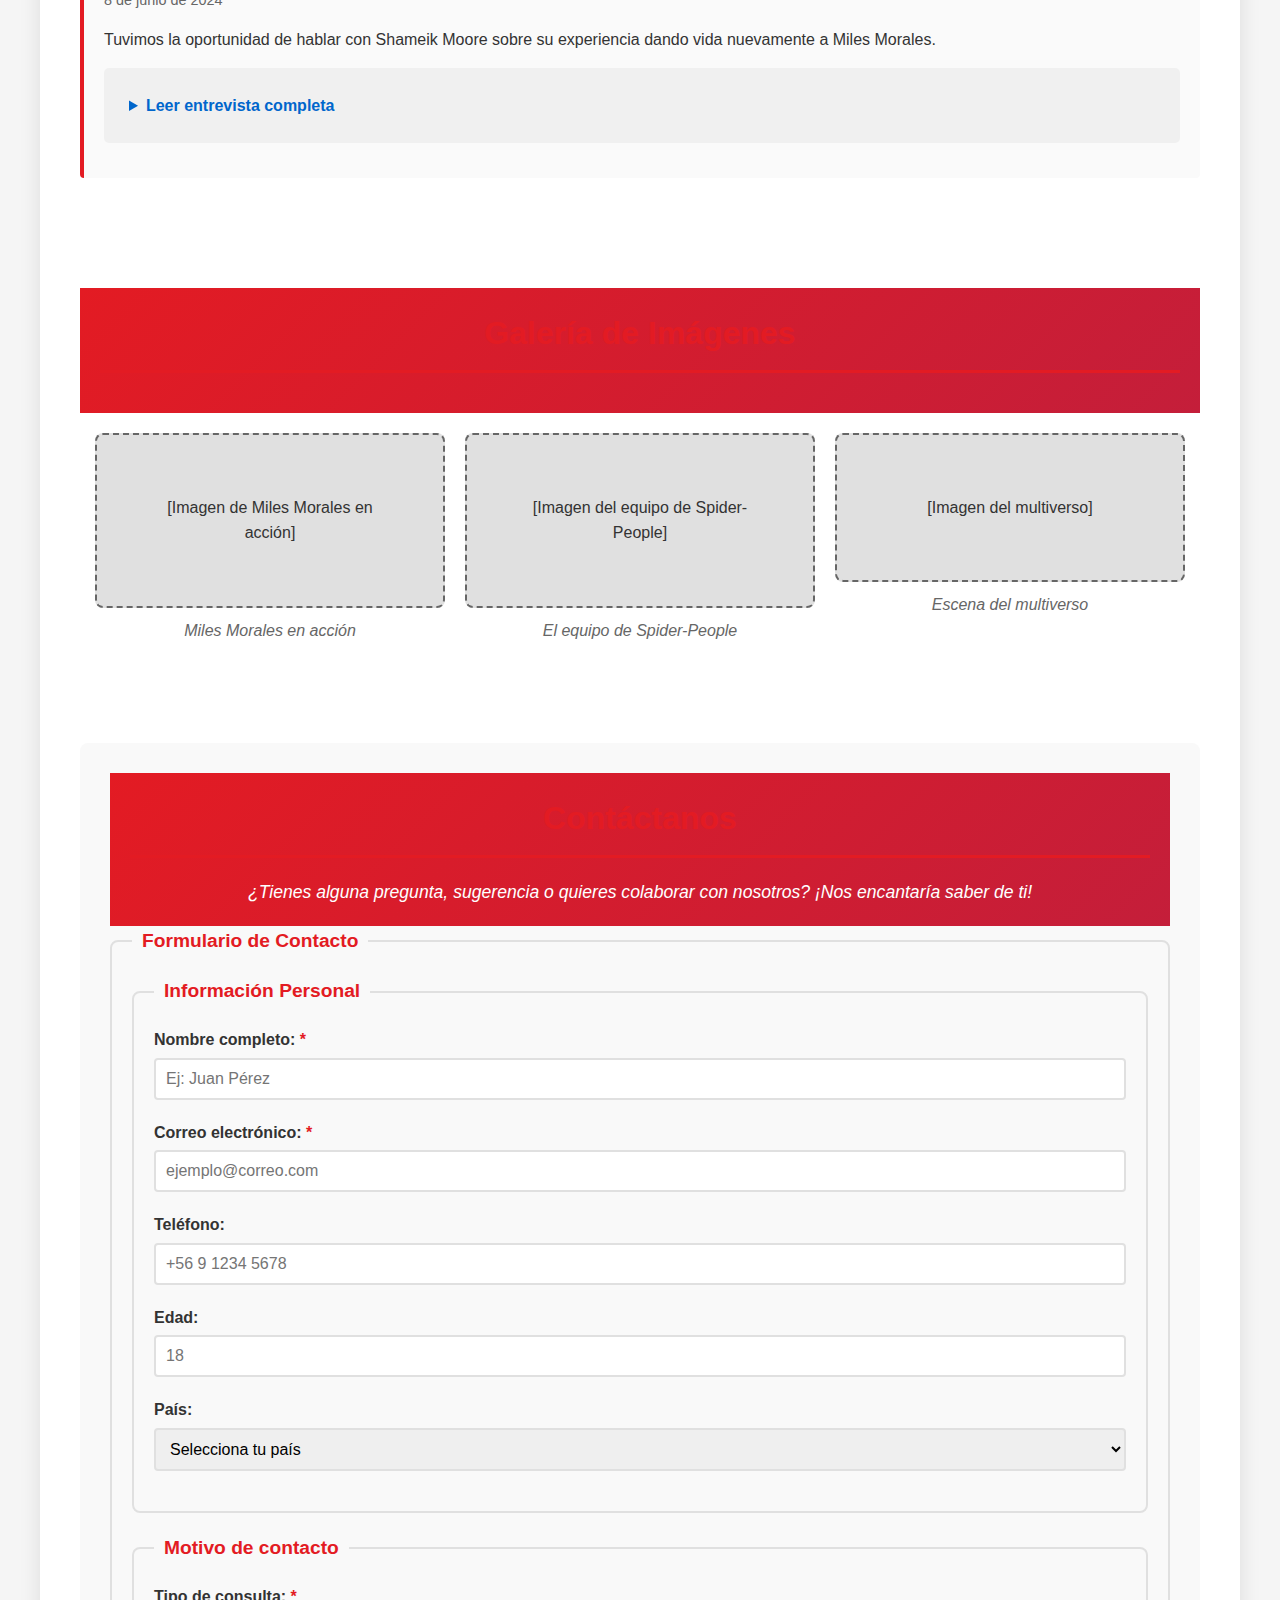
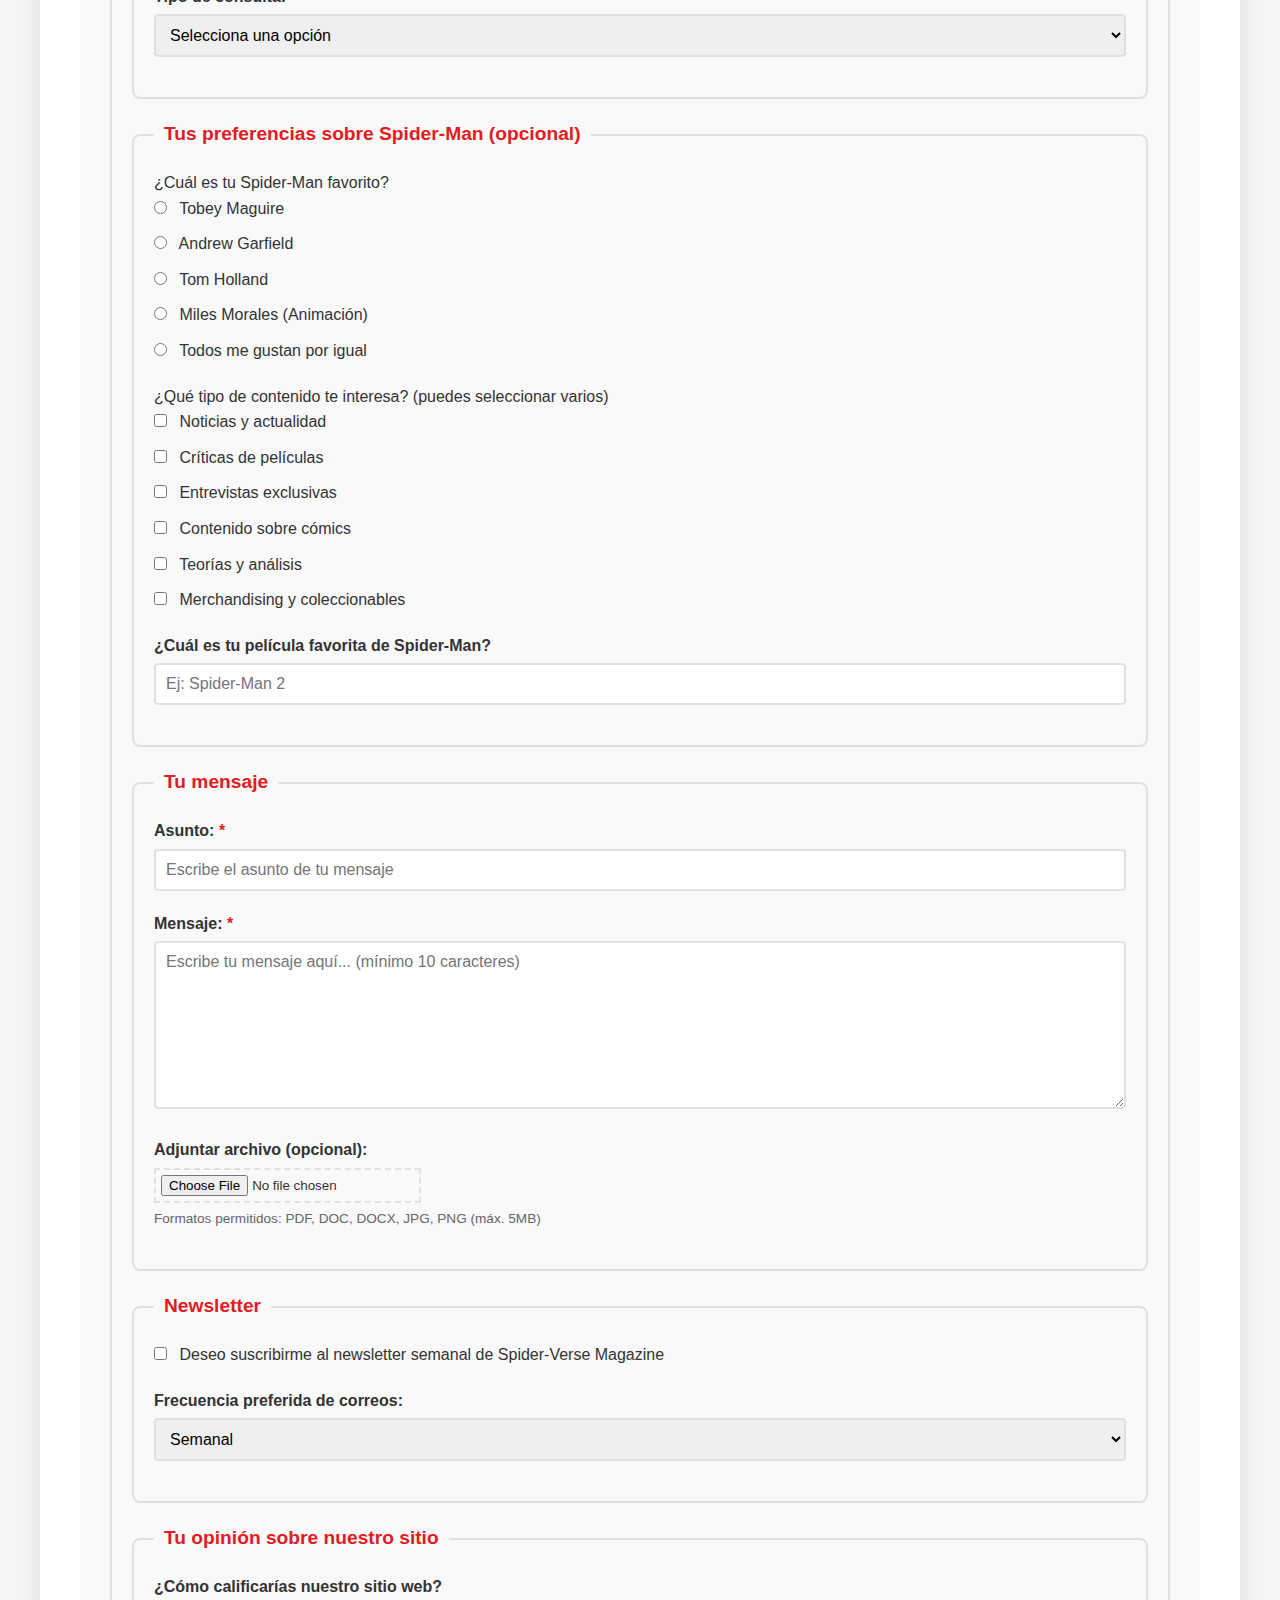
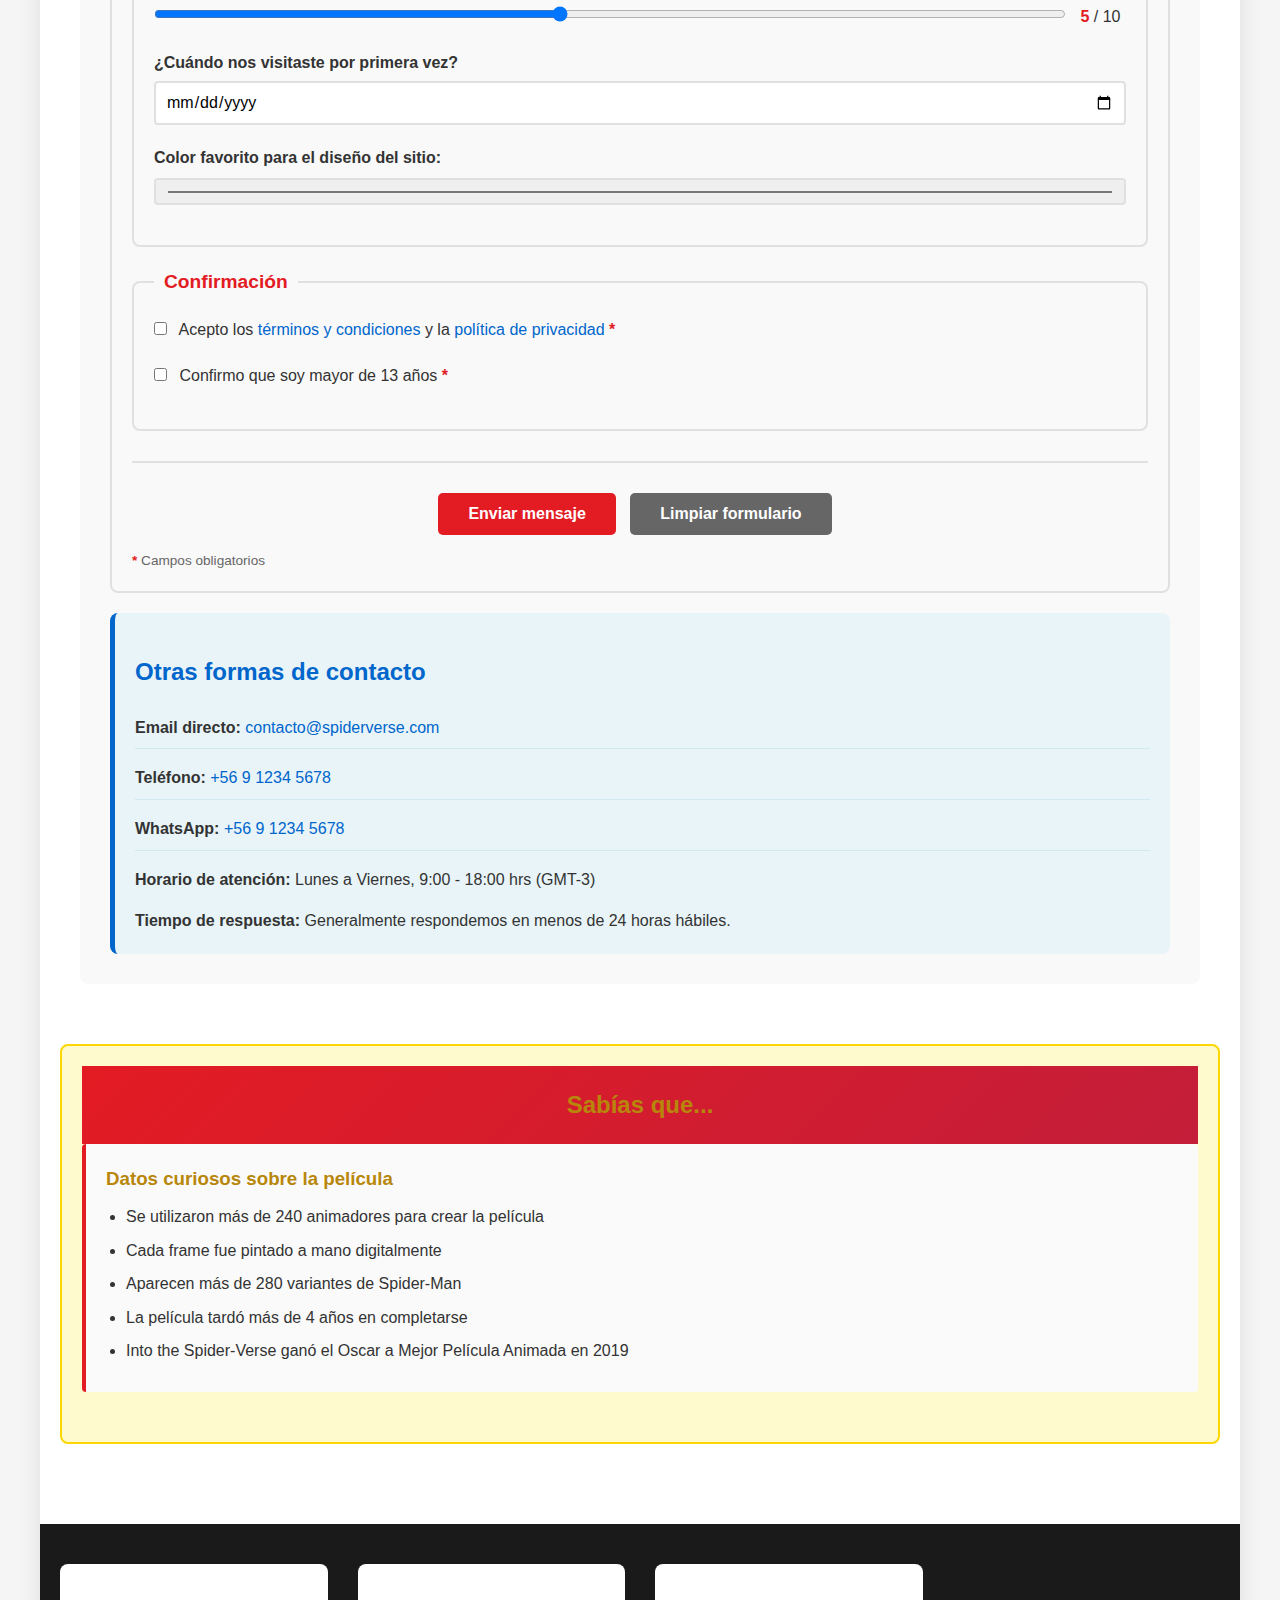
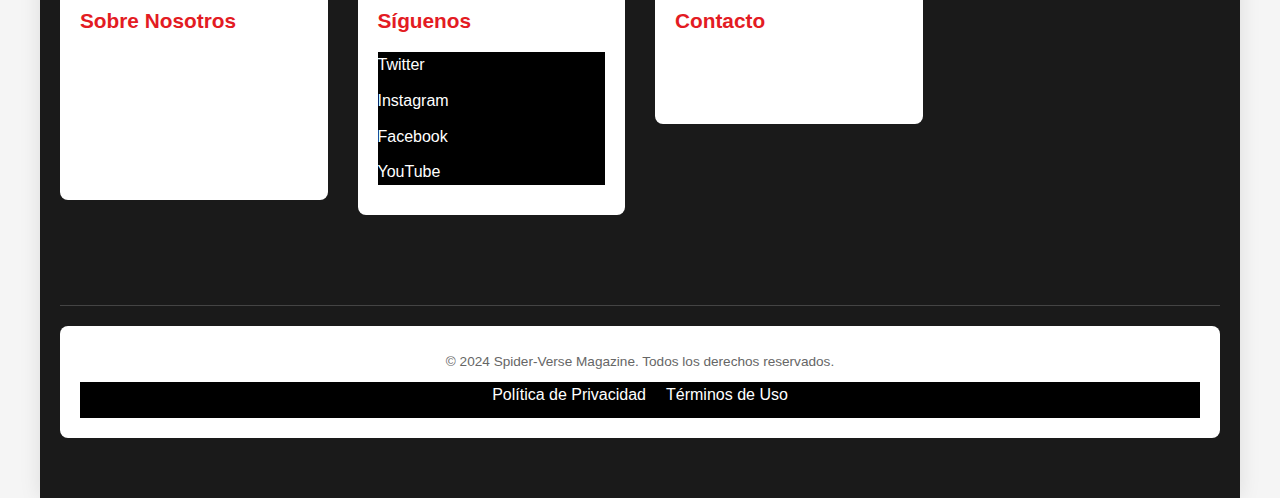
<file: Clase_23_12/index2.html>
<!DOCTYPE html>
<html lang="es">
<head>
    <meta charset="UTF-8">
    <meta name="viewport" content="width=device-width, initial-scale=1.0">
    <meta name="description" content="Revista en línea sobre la nueva película de Spider-Man">
    <meta name="keywords" content="Spider-Man, película, Marvel, superhéroes, cine">
    <title>Spider-Verse Magazine - Todo sobre la nueva película de Spider-Man</title>
    
    <style>
        /* Reset básico */
        * {
            margin: 0;
            padding: 0;
            box-sizing: border-box;
        }
        
        /* Variables de color */
        :root {
            --color-primario: #e31b23;
            --color-secundario: #0066cc;
            --color-fondo: #f5f5f5;
            --color-texto: #333;
            --color-blanco: #ffffff;
            --color-gris: #666;
            --color-gris-claro: #e0e0e0;
            --color-negro: #000000;
        }
        
        /* Estilos generales */
        body {
            font-family: 'Arial', 'Helvetica', sans-serif;
            line-height: 1.6;
            color: var(--color-texto);
            background-color: var(--color-fondo);
        }
        
        #contenedor-principal {
            max-width: 1200px;
            margin: 0 auto;
            background-color: var(--color-blanco);
            box-shadow: 0 0 20px rgba(0,0,0,0.1);
        }
        
        /* Header */
        header {
            background: linear-gradient(135deg, var(--color-primario), #c41e3a);
            color: var(--color-blanco);
            padding: 20px;
            text-align: center;
        }
        
        header h1 {
            font-size: 2.5em;
            margin-bottom: 10px;
            text-shadow: 2px 2px 4px rgba(0,0,0,0.3);
        }
        
        header p {
            font-size: 1.1em;
            font-style: italic;
        }
        
        /* Navegación */
        nav {
            background-color: var(--color-negro);
            padding: 0;
        }
        
        .menu-principal ul {
            list-style: none;
            display: flex;
            flex-wrap: wrap;
            justify-content: center;
        }
        
        .menu-principal li {
            margin: 0;
        }
        
        .menu-principal a {
            display: block;
            color: var(--color-blanco);
            text-decoration: none;
            padding: 15px 20px;
            transition: background-color 0.3s;
        }
        
        .menu-principal a:hover {
            background-color: var(--color-primario);
        }
        
        /* Main */
        main {
            padding: 20px;
        }
        
        /* Secciones */
        section {
            margin-bottom: 40px;
            padding: 20px;
            background-color: var(--color-blanco);
            border-radius: 8px;
        }
        
        section h2 {
            color: var(--color-primario);
            font-size: 2em;
            margin-bottom: 20px;
            border-bottom: 3px solid var(--color-primario);
            padding-bottom: 10px;
        }
        
        section h3 {
            color: var(--color-secundario);
            font-size: 1.5em;
            margin-top: 20px;
            margin-bottom: 15px;
        }
        
        section h4 {
            color: var(--color-gris);
            font-size: 1.2em;
            margin-top: 15px;
            margin-bottom: 10px;
        }
        
        /* Hero Section */
        .hero-section {
            background: linear-gradient(to right, #1a1a1a, #333);
            color: var(--color-blanco);
            padding: 40px;
            border-radius: 8px;
            margin-bottom: 20px;
        }
        
        .hero-section h2 {
            color: var(--color-blanco);
            border-bottom: 3px solid var(--color-primario);
        }
        
        /* Artículos */
        article {
            margin-bottom: 30px;
            padding: 20px;
            background-color: #fafafa;
            border-left: 4px solid var(--color-primario);
            border-radius: 4px;
        }
        
        article header {
            background: none;
            color: var(--color-texto);
            padding: 0;
            text-align: left;
            margin-bottom: 15px;
        }
        
        article header h3 {
            color: var(--color-primario);
            margin-bottom: 10px;
        }
        
        article time {
            color: var(--color-gris);
            font-size: 0.9em;
        }
        
        article address {
            font-style: normal;
            color: var(--color-gris);
            font-size: 0.9em;
        }
        
        /* Blockquote */
        blockquote {
            background-color: #f9f9f9;
            border-left: 5px solid var(--color-secundario);
            padding: 20px;
            margin: 20px 0;
            font-style: italic;
        }
        
        blockquote footer {
            text-align: right;
            margin-top: 10px;
            font-style: normal;
            color: var(--color-gris);
        }
        
        /* Aside */
        aside {
            background-color: #fffacd;
            padding: 20px;
            border-radius: 8px;
            margin: 20px 0;
            border: 2px solid #ffd700;
        }
        
        aside h2, aside h3 {
            color: #b8860b;
        }
        
        /* Tabla */
        table {
            width: 100%;
            border-collapse: collapse;
            margin: 20px 0;
            background-color: var(--color-blanco);
            box-shadow: 0 2px 10px rgba(0,0,0,0.1);
        }
        
        caption {
            font-size: 1.3em;
            font-weight: bold;
            padding: 15px;
            background-color: var(--color-primario);
            color: var(--color-blanco);
        }
        
        thead {
            background-color: #333;
            color: var(--color-blanco);
        }
        
        th {
            padding: 15px;
            text-align: left;
            font-weight: bold;
        }
        
        tbody tr:nth-child(even) {
            background-color: #f9f9f9;
        }
        
        tbody tr:hover {
            background-color: #e8f4f8;
        }
        
        td {
            padding: 12px 15px;
            border-bottom: 1px solid var(--color-gris-claro);
        }
        
        tfoot {
            background-color: #f0f0f0;
            font-weight: bold;
        }
        
        tfoot td {
            padding: 15px;
        }
        
        /* Listas */
        ul {
            margin-left: 20px;
            margin-top: 10px;
        }
        
        li {
            margin-bottom: 8px;
        }
        
        /* Figuras */
        figure {
            margin: 20px 0;
            text-align: center;
        }
        
        .imagen-placeholder {
            background-color: var(--color-gris-claro);
            padding: 60px;
            border: 2px dashed var(--color-gris);
            border-radius: 8px;
        }
        
        figcaption {
            margin-top: 10px;
            font-style: italic;
            color: var(--color-gris);
        }
        
        /* Galería */
        .contenedor-imagenes {
            display: flex;
            gap: 20px;
            flex-wrap: wrap;
            justify-content: center;
        }
        
        .contenedor-imagenes figure {
            flex: 1;
            min-width: 250px;
            max-width: 350px;
        }
        
        /* Formulario */
        .seccion-formulario {
            background-color: #f9f9f9;
            padding: 30px;
            border-radius: 8px;
        }
        
        fieldset {
            border: 2px solid var(--color-gris-claro);
            border-radius: 8px;
            padding: 20px;
            margin-bottom: 20px;
        }
        
        legend {
            font-weight: bold;
            color: var(--color-primario);
            font-size: 1.2em;
            padding: 0 10px;
        }
        
        .campo-formulario {
            margin-bottom: 20px;
        }
        
        label {
            display: block;
            margin-bottom: 5px;
            font-weight: bold;
            color: var(--color-texto);
        }
        
        input[type="text"],
        input[type="email"],
        input[type="tel"],
        input[type="number"],
        input[type="date"],
        input[type="color"],
        select,
        textarea {
            width: 100%;
            padding: 10px;
            border: 2px solid var(--color-gris-claro);
            border-radius: 4px;
            font-size: 1em;
            font-family: inherit;
            transition: border-color 0.3s;
        }
        
        input[type="text"]:focus,
        input[type="email"]:focus,
        input[type="tel"]:focus,
        input[type="number"]:focus,
        input[type="date"]:focus,
        select:focus,
        textarea:focus {
            outline: none;
            border-color: var(--color-secundario);
            box-shadow: 0 0 5px rgba(0, 102, 204, 0.3);
        }
        
        textarea {
            resize: vertical;
            min-height: 120px;
        }
        
        /* Radio buttons y checkboxes */
        input[type="radio"],
        input[type="checkbox"] {
            margin-right: 8px;
            width: auto;
        }
        
        input[type="radio"] + label,
        input[type="checkbox"] + label {
            display: inline;
            font-weight: normal;
            margin-bottom: 0;
        }
        
        .campo-formulario label:has(input[type="radio"]),
        .campo-formulario label:has(input[type="checkbox"]) {
            display: block;
            margin-bottom: 10px;
            font-weight: normal;
        }
        
        /* Range input */
        input[type="range"] {
            width: calc(100% - 60px);
            display: inline-block;
        }
        
        output {
            display: inline-block;
            margin-left: 10px;
            font-weight: bold;
            color: var(--color-primario);
        }
        
        /* File input */
        input[type="file"] {
            padding: 5px;
            border: 2px dashed var(--color-gris-claro);
        }
        
        small {
            display: block;
            margin-top: 5px;
            color: var(--color-gris);
            font-size: 0.85em;
        }
        
        /* Botones */
        button {
            padding: 12px 30px;
            margin: 10px 10px 10px 0;
            font-size: 1em;
            font-weight: bold;
            border: none;
            border-radius: 5px;
            cursor: pointer;
            transition: all 0.3s;
        }
        
        button[type="submit"] {
            background-color: var(--color-primario);
            color: var(--color-blanco);
        }
        
        button[type="submit"]:hover {
            background-color: #c41e3a;
            transform: translateY(-2px);
            box-shadow: 0 4px 8px rgba(0,0,0,0.2);
        }
        
        button[type="reset"] {
            background-color: var(--color-gris);
            color: var(--color-blanco);
        }
        
        button[type="reset"]:hover {
            background-color: #555;
        }
        
        .botones-formulario {
            text-align: center;
            margin-top: 30px;
            padding-top: 20px;
            border-top: 2px solid var(--color-gris-claro);
        }
        
        /* Abbr */
        abbr {
            color: var(--color-primario);
            text-decoration: none;
            font-weight: bold;
        }
        
        /* Info adicional */
        .info-adicional {
            background-color: #e8f4f8;
            padding: 20px;
            border-radius: 8px;
            margin-top: 20px;
            border-left: 5px solid var(--color-secundario);
        }
        
        .info-adicional h3 {
            color: var(--color-secundario);
            margin-bottom: 15px;
        }
        
        .info-adicional ul {
            list-style: none;
            margin-left: 0;
        }
        
        .info-adicional li {
            padding: 8px 0;
            border-bottom: 1px solid #d0e8f0;
        }
        
        .info-adicional li:last-child {
            border-bottom: none;
        }
        
        /* Notas de tabla */
        .notas-tabla {
            background-color: #fff3cd;
            padding: 15px;
            border-radius: 5px;
            margin-top: 20px;
            border-left: 4px solid #ffc107;
        }
        
        .notas-tabla h3 {
            color: #856404;
            margin-bottom: 10px;
        }
        
        /* Meter */
        meter {
            width: 200px;
            height: 20px;
        }
        
        /* Details y Summary */
        details {
            background-color: #f0f0f0;
            padding: 15px;
            border-radius: 5px;
            margin: 15px 0;
        }
        
        summary {
            cursor: pointer;
            font-weight: bold;
            color: var(--color-secundario);
            padding: 10px;
        }
        
        summary:hover {
            background-color: #e0e0e0;
            border-radius: 5px;
        }
        
        /* DL, DT, DD */
        dl {
            margin: 15px 0;
        }
        
        dt {
            font-weight: bold;
            margin-top: 15px;
            color: var(--color-primario);
        }
        
        dd {
            margin-left: 20px;
            margin-top: 5px;
            padding-left: 20px;
            border-left: 3px solid var(--color-gris-claro);
        }
        
        /* Footer */
        footer {
            background-color: #1a1a1a;
            color: var(--color-blanco);
            padding: 40px 20px 20px;
            margin-top: 40px;
        }
        
        .contenedor-footer {
            display: grid;
            grid-template-columns: repeat(auto-fit, minmax(250px, 1fr));
            gap: 30px;
            max-width: 1200px;
            margin: 0 auto;
        }
        
        .columna-footer h3 {
            color: var(--color-primario);
            margin-bottom: 15px;
            font-size: 1.3em;
        }
        
        footer nav ul {
            list-style: none;
            margin-left: 0;
        }
        
        footer nav li {
            margin-bottom: 10px;
        }
        
        footer a {
            color: var(--color-blanco);
            text-decoration: none;
            transition: color 0.3s;
        }
        
        footer a:hover {
            color: var(--color-primario);
        }
        
        .copyright {
            grid-column: 1 / -1;
            text-align: center;
            padding-top: 20px;
            border-top: 1px solid #444;
            margin-top: 20px;
        }
        
        .copyright nav ul {
            display: flex;
            justify-content: center;
            gap: 20px;
            margin-top: 10px;
        }
        
        /* Responsive */
        @media (max-width: 768px) {
            header h1 {
                font-size: 1.8em;
            }
            
            .menu-principal ul {
                flex-direction: column;
            }
            
            .menu-principal a {
                padding: 12px;
            }
            
            section h2 {
                font-size: 1.5em;
            }
            
            table {
                font-size: 0.9em;
            }
            
            th, td {
                padding: 8px;
            }
            
            .contenedor-imagenes {
                flex-direction: column;
            }
            
            .hero-section {
                padding: 20px;
            }
            
            .contenedor-footer {
                grid-template-columns: 1fr;
            }
            
            button {
                width: 100%;
                margin: 5px 0;
            }
        }
        
        /* Animaciones */
        @keyframes fadeIn {
            from {
                opacity: 0;
                transform: translateY(20px);
            }
            to {
                opacity: 1;
                transform: translateY(0);
            }
        }
        
        article, section {
            animation: fadeIn 0.5s ease-in;
        }
        
        /* Enlaces */
        a {
            color: var(--color-secundario);
            text-decoration: none;
        }
        
        a:hover {
            text-decoration: underline;
        }
        
        /* Scrollbar personalizado */
        ::-webkit-scrollbar {
            width: 10px;
        }
        
        ::-webkit-scrollbar-track {
            background: var(--color-fondo);
        }
        
        ::-webkit-scrollbar-thumb {
            background: var(--color-primario);
            border-radius: 5px;
        }
        
        ::-webkit-scrollbar-thumb:hover {
            background: #c41e3a;
        }
    </style>
</head>
<body>
    
    <!-- Contenedor principal de la página -->
    <div id="contenedor-principal">
        
        <!-- Encabezado principal del sitio -->
        <header>
            <div class="logo-container">
                <h1>Spider-Verse Magazine</h1>
                <p>Tu fuente definitiva de información sobre Spider-Man</p>
            </div>
            
            <!-- Navegación principal -->
            <nav>
                <div class="menu-principal">
                    <ul>
                        <li><a href="#inicio">Inicio</a></li>
                        <li><a href="#noticias">Noticias</a></li>
                        <li><a href="#criticas">Críticas</a></li>
                        <li><a href="#peliculas">Películas</a></li>
                        <li><a href="#entrevistas">Entrevistas</a></li>
                        <li><a href="#galeria">Galería</a></li>
                        <li><a href="#formulario-contacto">Contacto</a></li>
                    </ul>
                </div>
            </nav>
        </header>

        <!-- Contenido principal -->
        <main>
            
            <!-- Sección hero/destacada -->
            <section id="inicio">
                <div class="hero-section">
                    <header>
                        <h2>Spider-Man: Across the Spider-Verse</h2>
                        <p>La esperada secuela que rompe todas las expectativas</p>
                    </header>
                    
                    <article>
                        <div class="informacion-estreno">
                            <h3>Estreno Mundial</h3>
                            <p><time datetime="2024-06-02">2 de junio de 2024</time></p>
                            <p>Miles Morales regresa en una aventura épica a través del multiverso que cambiará todo lo que conocemos sobre Spider-Man.</p>
                        </div>
                    </article>
                </div>
            </section>

            <!-- Sección de noticias -->
            <section id="noticias">
                <div class="seccion-noticias">
                    <header>
                        <h2>Últimas Noticias</h2>
                    </header>
                    
                    <div class="contenedor-articulos">
                        <article>
                            <div class="articulo-noticia">
                                <header>
                                    <h3>Récord de taquilla en el primer fin de semana</h3>
                                    <p>Publicado el <time datetime="2024-06-05">5 de junio de 2024</time></p>
                                    <address>Por <a href="mailto:redaccion@spiderverse.com">María González</a></address>
                                </header>
                                
                                <div class="contenido-noticia">
                                    <p>La nueva película de Spider-Man ha superado todas las expectativas recaudando más de 120 millones de dólares en su primer fin de semana en cines.</p>
                                    
                                    <aside>
                                        <p><strong>Dato curioso:</strong> Esta cifra supera el récord anterior de películas animadas.</p>
                                    </aside>
                                </div>
                                
                                <footer>
                                    <p>Categorías: <a href="#taquilla">Taquilla</a>, <a href="#records">Récords</a></p>
                                </footer>
                            </div>
                        </article>

                        <article>
                            <div class="articulo-noticia">
                                <header>
                                    <h3>Confirmada tercera película de la saga</h3>
                                    <p>Publicado el <time datetime="2024-06-10">10 de junio de 2024</time></p>
                                    <address>Por <a href="mailto:redaccion@spiderverse.com">Carlos Ramírez</a></address>
                                </header>
                                
                                <div class="contenido-noticia">
                                    <p>Sony Pictures ha confirmado oficialmente que habrá una tercera entrega que concluirá la trilogía del Spider-Verse.</p>
                                    
                                    <blockquote>
                                        <p>"Esta es solo el principio de algo mucho más grande. Los fans no van a creer lo que viene."</p>
                                        <footer>— Phil Lord, productor ejecutivo</footer>
                                    </blockquote>
                                </div>
                            </div>
                        </article>
                    </div>
                </div>
            </section>

            <!-- Sección de críticas -->
            <section id="criticas">
                <div class="seccion-criticas">
                    <header>
                        <h2>Críticas y Reseñas</h2>
                    </header>
                    
                    <article>
                        <div class="articulo-critica">
                            <header>
                                <h3>Una obra maestra visual</h3>
                                <p>Calificación: <meter value="9.5" min="0" max="10">9.5 de 10</meter></p>
                                <address>Por <a href="mailto:critica@spiderverse.com">Laura Martínez</a></address>
                            </header>
                            
                            <div class="contenido-critica">
                                <p>Spider-Man: Across the Spider-Verse no es solo una película, es una experiencia cinematográfica que redefine lo que puede ser una película animada de superhéroes.</p>
                                
                                <div class="aspectos-positivos">
                                    <h4>Aspectos destacados:</h4>
                                    <ul>
                                        <li>Animación revolucionaria</li>
                                        <li>Narrativa compleja y emocionante</li>
                                        <li>Desarrollo de personajes excepcional</li>
                                        <li>Banda sonora impactante</li>
                                    </ul>
                                </div>
                                
                                <div class="aspectos-mejorar">
                                    <h4>Aspectos a mejorar:</h4>
                                    <ul>
                                        <li>Ritmo ligeramente irregular en el segundo acto</li>
                                        <li>Puede resultar abrumadora para quienes no vieron la primera</li>
                                    </ul>
                                </div>
                            </div>
                        </div>
                    </article>
                </div>
            </section>

            <!-- SECCIÓN: Tabla de películas de Spider-Man -->
            <section id="peliculas">
                <div class="seccion-peliculas">
                    <header>
                        <h2>Todas las Películas de Spider-Man</h2>
                        <p>Un recorrido completo por la filmografía del trepamuros</p>
                    </header>
                    
                    <div class="contenedor-tabla">
                        <table border="1" cellpadding="10" cellspacing="0">
                            <caption>
                                <strong>Filmografía completa de Spider-Man (1977-2024)</strong>
                            </caption>
                            
                            <thead>
                                <tr>
                                    <th>Año</th>
                                    <th>Título</th>
                                    <th>Director</th>
                                    <th>Protagonista</th>
                                    <th>Tipo</th>
                                    <th>Recaudación Mundial</th>
                                </tr>
                            </thead>
                            
                            <tbody>
                                <!-- Trilogía de Sam Raimi -->
                                <tr>
                                    <td>2002</td>
                                    <td>Spider-Man</td>
                                    <td>Sam Raimi</td>
                                    <td>Tobey Maguire</td>
                                    <td>Acción real</td>
                                    <td>$825 millones</td>
                                </tr>
                                <tr>
                                    <td>2004</td>
                                    <td>Spider-Man 2</td>
                                    <td>Sam Raimi</td>
                                    <td>Tobey Maguire</td>
                                    <td>Acción real</td>
                                    <td>$789 millones</td>
                                </tr>
                                <tr>
                                    <td>2007</td>
                                    <td>Spider-Man 3</td>
                                    <td>Sam Raimi</td>
                                    <td>Tobey Maguire</td>
                                    <td>Acción real</td>
                                    <td>$895 millones</td>
                                </tr>
                                
                                <!-- Saga de The Amazing Spider-Man -->
                                <tr>
                                    <td>2012</td>
                                    <td>The Amazing Spider-Man</td>
                                    <td>Marc Webb</td>
                                    <td>Andrew Garfield</td>
                                    <td>Acción real</td>
                                    <td>$758 millones</td>
                                </tr>
                                <tr>
                                    <td>2014</td>
                                    <td>The Amazing Spider-Man 2</td>
                                    <td>Marc Webb</td>
                                    <td>Andrew Garfield</td>
                                    <td>Acción real</td>
                                    <td>$709 millones</td>
                                </tr>
                                
                                <!-- MCU Spider-Man -->
                                <tr>
                                    <td>2016</td>
                                    <td>Captain America: Civil War</td>
                                    <td>Anthony y Joe Russo</td>
                                    <td>Tom Holland</td>
                                    <td>Acción real (Aparición)</td>
                                    <td>$1,155 millones</td>
                                </tr>
                                <tr>
                                    <td>2017</td>
                                    <td>Spider-Man: Homecoming</td>
                                    <td>Jon Watts</td>
                                    <td>Tom Holland</td>
                                    <td>Acción real</td>
                                    <td>$880 millones</td>
                                </tr>
                                <tr>
                                    <td>2018</td>
                                    <td>Avengers: Infinity War</td>
                                    <td>Anthony y Joe Russo</td>
                                    <td>Tom Holland</td>
                                    <td>Acción real (Aparición)</td>
                                    <td>$2,052 millones</td>
                                </tr>
                                <tr>
                                    <td>2019</td>
                                    <td>Avengers: Endgame</td>
                                    <td>Anthony y Joe Russo</td>
                                    <td>Tom Holland</td>
                                    <td>Acción real (Aparición)</td>
                                    <td>$2,799 millones</td>
                                </tr>
                                <tr>
                                    <td>2019</td>
                                    <td>Spider-Man: Far From Home</td>
                                    <td>Jon Watts</td>
                                    <td>Tom Holland</td>
                                    <td>Acción real</td>
                                    <td>$1,132 millones</td>
                                </tr>
                                <tr>
                                    <td>2021</td>
                                    <td>Spider-Man: No Way Home</td>
                                    <td>Jon Watts</td>
                                    <td>Tom Holland</td>
                                    <td>Acción real</td>
                                    <td>$1,921 millones</td>
                                </tr>
                                
                                <!-- Películas animadas del Spider-Verse -->
                                <tr>
                                    <td>2018</td>
                                    <td>Spider-Man: Into the Spider-Verse</td>
                                    <td>Bob Persichetti, Peter Ramsey, Rodney Rothman</td>
                                    <td>Shameik Moore (voz)</td>
                                    <td>Animación</td>
                                    <td>$384 millones</td>
                                </tr>
                                <tr>
                                    <td>2023</td>
                                    <td>Spider-Man: Across the Spider-Verse</td>
                                    <td>Joaquim Dos Santos, Kemp Powers, Justin K. Thompson</td>
                                    <td>Shameik Moore (voz)</td>
                                    <td>Animación</td>
                                    <td>$690 millones</td>
                                </tr>
                                <tr>
                                    <td>2024</td>
                                    <td>Spider-Man: Beyond the Spider-Verse</td>
                                    <td>Joaquim Dos Santos</td>
                                    <td>Shameik Moore (voz)</td>
                                    <td>Animación (Próximamente)</td>
                                    <td>Por estrenar</td>
                                </tr>
                                
                                <!-- Spin-offs del universo Sony -->
                                <tr>
                                    <td>2018</td>
                                    <td>Venom</td>
                                    <td>Ruben Fleischer</td>
                                    <td>Tom Hardy</td>
                                    <td>Acción real (Spin-off)</td>
                                    <td>$856 millones</td>
                                </tr>
                                <tr>
                                    <td>2021</td>
                                    <td>Venom: Let There Be Carnage</td>
                                    <td>Andy Serkis</td>
                                    <td>Tom Hardy</td>
                                    <td>Acción real (Spin-off)</td>
                                    <td>$506 millones</td>
                                </tr>
                                <tr>
                                    <td>2022</td>
                                    <td>Morbius</td>
                                    <td>Daniel Espinosa</td>
                                    <td>Jared Leto</td>
                                    <td>Acción real (Spin-off)</td>
                                    <td>$167 millones</td>
                                </tr>
                                <tr>
                                    <td>2024</td>
                                    <td>Madame Web</td>
                                    <td>S.J. Clarkson</td>
                                    <td>Dakota Johnson</td>
                                    <td>Acción real (Spin-off)</td>
                                    <td>$100 millones</td>
                                </tr>
                                <tr>
                                    <td>2024</td>
                                    <td>Kraven the Hunter</td>
                                    <td>J.C. Chandor</td>
                                    <td>Aaron Taylor-Johnson</td>
                                    <td>Acción real (Spin-off)</td>
                                    <td>Por estrenar</td>
                                </tr>
                            </tbody>
                            
                            <tfoot>
                                <tr>
                                    <td colspan="5"><strong>Total de películas principales:</strong></td>
                                    <td><strong>19 películas</strong></td>
                                </tr>
                            </tfoot>
                        </table>
                    </div>
                    
                    <div class="notas-tabla">
                        <h3>Notas importantes:</h3>
                        <ul>
                            <li>Las cifras de recaudación son aproximadas y pueden variar según la fuente</li>
                            <li>Se incluyen películas donde Spider-Man tiene aparición significativa en el MCU</li>
                            <li>Los spin-offs son parte del Sony's Spider-Man Universe (SSU)</li>
                            <li>Películas anteriores a 2002 (serie de TV) no están incluidas en esta tabla</li>
                        </ul>
                    </div>
                </div>
            </section>

            <!-- Sección de entrevistas -->
            <section id="entrevistas">
                <div class="seccion-entrevistas">
                    <header>
                        <h2>Entrevistas Exclusivas</h2>
                    </header>
                    
                    <article>
                        <div class="articulo-entrevista">
                            <header>
                                <h3>Conversamos con Shameik Moore</h3>
                                <p>La voz detrás de Miles Morales</p>
                                <time datetime="2024-06-08">8 de junio de 2024</time>
                            </header>
                            
                            <div class="contenido-entrevista">
                                <p>Tuvimos la oportunidad de hablar con Shameik Moore sobre su experiencia dando vida nuevamente a Miles Morales.</p>
                                
                                <details>
                                    <summary>Leer entrevista completa</summary>
                                    <dl>
                                        <dt><strong>Revista:</strong> ¿Qué significa para ti regresar como Miles?</dt>
                                        <dd>Moore: Es un honor increíble. Miles ha crecido tanto, y yo también he crecido con él.</dd>
                                        
                                        <dt><strong>Revista:</strong> ¿Cuál fue la escena más difícil de grabar?</dt>
                                        <dd>Moore: Definitivamente las escenas emocionales del tercer acto. Tuve que conectar con la vulnerabilidad de Miles de una manera muy profunda.</dd>
                                    </dl>
                                </details>
                            </div>
                        </div>
                    </article>
                </div>
            </section>

            <!-- Sección de galería -->
            <section id="galeria">
                <div class="seccion-galeria">
                    <header>
                        <h2>Galería de Imágenes</h2>
                    </header>
                    
                    <div class="contenedor-imagenes">
                        <figure>
                            <div class="imagen-placeholder">
                                <p>[Imagen de Miles Morales en acción]</p>
                            </div>
                            <figcaption>Miles Morales en acción</figcaption>
                        </figure>
                        
                        <figure>
                            <div class="imagen-placeholder">
                                <p>[Imagen del equipo de Spider-People]</p>
                            </div>
                            <figcaption>El equipo de Spider-People</figcaption>
                        </figure>
                        
                        <figure>
                            <div class="imagen-placeholder">
                                <p>[Imagen del multiverso]</p>
                            </div>
                            <figcaption>Escena del multiverso</figcaption>
                        </figure>
                    </div>
                </div>
            </section>

            <!-- NUEVA SECCIÓN: Formulario de Contacto -->
            <section id="formulario-contacto">
                <div class="seccion-formulario">
                    <header>
                        <h2>Contáctanos</h2>
                        <p>¿Tienes alguna pregunta, sugerencia o quieres colaborar con nosotros? ¡Nos encantaría saber de ti!</p>
                    </header>
                    
                    <div class="contenedor-formulario">
                        <fieldset>
                            <legend>Formulario de Contacto</legend>
                            
                            <!-- Información Personal -->
                            <fieldset>
                                <legend>Información Personal</legend>
                                
                                <div class="campo-formulario">
                                    <label for="nombre">Nombre completo: <abbr title="requerido">*</abbr></label>
                                    <input type="text" id="nombre" name="nombre" required placeholder="Ej: Juan Pérez" size="40" maxlength="100">
                                </div>
                                
                                <div class="campo-formulario">
                                    <label for="email">Correo electrónico: <abbr title="requerido">*</abbr></label>
                                    <input type="email" id="email" name="email" required placeholder="ejemplo@correo.com" size="40">
                                </div>
                                
                                <div class="campo-formulario">
                                    <label for="telefono">Teléfono:</label>
                                    <input type="tel" id="telefono" name="telefono" placeholder="+56 9 1234 5678" size="20">
                                </div>
                                
                                <div class="campo-formulario">
                                    <label for="edad">Edad:</label>
                                    <input type="number" id="edad" name="edad" min="13" max="120" placeholder="18">
                                </div>
                                
                                <div class="campo-formulario">
                                    <label for="pais">País:</label>
                                    <select id="pais" name="pais">
                                        <option value="">Selecciona tu país</option>
                                        <option value="chile">Chile</option>
                                        <option value="argentina">Argentina</option>
                                        <option value="colombia">Colombia</option>
                                        <option value="mexico">México</option>
                                        <option value="españa">España</option>
                                        <option value="peru">Perú</option>
                                        <option value="otro">Otro</option>
                                    </select>
                                </div>
                            </fieldset>
                            
                            <!-- Tipo de Consulta -->
                            <fieldset>
                                <legend>Motivo de contacto</legend>
                                
                                <div class="campo-formulario">
                                    <label for="motivo">Tipo de consulta: <abbr title="requerido">*</abbr></label>
                                    <select id="motivo" name="motivo" required>
                                        <option value="">Selecciona una opción</option>
                                        <option value="consulta-general">Consulta general</option>
                                        <option value="sugerencia">Sugerencia de contenido</option>
                                        <option value="colaboracion">Propuesta de colaboración</option>
                                        <option value="error">Reportar error en el sitio</option>
                                        <option value="publicidad">Publicidad y patrocinios</option>
                                        <option value="otro">Otro</option>
                                    </select>
                                </div>
                            </fieldset>
                            
                            <!-- Preferencias de Spider-Man -->
                            <fieldset>
                                <legend>Tus preferencias sobre Spider-Man (opcional)</legend>
                                
                                <div class="campo-formulario">
                                    <p>¿Cuál es tu Spider-Man favorito?</p>
                                    <label>
                                        <input type="radio" name="spiderman-favorito" value="tobey">
                                        Tobey Maguire
                                    </label>
                                    <label>
                                        <input type="radio" name="spiderman-favorito" value="andrew">
                                        Andrew Garfield
                                    </label>
                                    <label>
                                        <input type="radio" name="spiderman-favorito" value="tom">
                                        Tom Holland
                                    </label>
                                    <label>
                                        <input type="radio" name="spiderman-favorito" value="miles">
                                        Miles Morales (Animación)
                                    </label>
                                    <label>
                                        <input type="radio" name="spiderman-favorito" value="todos">
                                        Todos me gustan por igual
                                    </label>
                                </div>
                                
                                <div class="campo-formulario">
                                    <p>¿Qué tipo de contenido te interesa? (puedes seleccionar varios)</p>
                                    <label>
                                        <input type="checkbox" name="contenido[]" value="noticias">
                                        Noticias y actualidad
                                    </label>
                                    <label>
                                        <input type="checkbox" name="contenido[]" value="criticas">
                                        Críticas de películas
                                    </label>
                                    <label>
                                        <input type="checkbox" name="contenido[]" value="entrevistas">
                                        Entrevistas exclusivas
                                    </label>
                                    <label>
                                        <input type="checkbox" name="contenido[]" value="comics">
                                        Contenido sobre cómics
                                    </label>
                                    <label>
                                        <input type="checkbox" name="contenido[]" value="teoria">
                                        Teorías y análisis
                                    </label>
                                    <label>
                                        <input type="checkbox" name="contenido[]" value="merchandising">
                                        Merchandising y coleccionables
                                    </label>
                                </div>
                                
                                <div class="campo-formulario">
                                    <label for="pelicula-favorita">¿Cuál es tu película favorita de Spider-Man?</label>
                                    <input type="text" id="pelicula-favorita" name="pelicula-favorita" placeholder="Ej: Spider-Man 2" size="50">
                                </div>
                            </fieldset>
                            
                            <!-- Mensaje -->
                            <fieldset>
                                <legend>Tu mensaje</legend>
                                
                                <div class="campo-formulario">
                                    <label for="asunto">Asunto: <abbr title="requerido">*</abbr></label>
                                    <input type="text" id="asunto" name="asunto" required placeholder="Escribe el asunto de tu mensaje" size="60" maxlength="200">
                                </div>
                                
                                <div class="campo-formulario">
                                    <label for="mensaje">Mensaje: <abbr title="requerido">*</abbr></label>
                                    <textarea id="mensaje" name="mensaje" required rows="8" cols="60" placeholder="Escribe tu mensaje aquí... (mínimo 10 caracteres)" minlength="10" maxlength="1000"></textarea>
                                </div>
                                
                                <div class="campo-formulario">
                                    <label for="archivo">Adjuntar archivo (opcional):</label>
                                    <input type="file" id="archivo" name="archivo" accept=".pdf,.doc,.docx,.jpg,.png">
                                    <small>Formatos permitidos: PDF, DOC, DOCX, JPG, PNG (máx. 5MB)</small>
                                </div>
                            </fieldset>
                            
                            <!-- Suscripción -->
                            <fieldset>
                                <legend>Newsletter</legend>
                                
                                <div class="campo-formulario">
                                    <label>
                                        <input type="checkbox" name="newsletter" value="si">
                                        Deseo suscribirme al newsletter semanal de Spider-Verse Magazine
                                    </label>
                                </div>
                                
                                <div class="campo-formulario">
                                    <label for="frecuencia">Frecuencia preferida de correos:</label>
                                    <select id="frecuencia" name="frecuencia">
                                        <option value="diaria">Diaria</option>
                                        <option value="semanal" selected>Semanal</option>
                                        <option value="quincenal">Quincenal</option>
                                        <option value="mensual">Mensual</option>
                                    </select>
                                </div>
                            </fieldset>
                            
                            <!-- Calificación del sitio -->
                            <fieldset>
                                <legend>Tu opinión sobre nuestro sitio</legend>
                                
                                <div class="campo-formulario">
                                    <label for="calificacion">¿Cómo calificarías nuestro sitio web?</label>
                                    <input type="range" id="calificacion" name="calificacion" min="1" max="10" value="5" step="1">
                                    <output for="calificacion">5</output> / 10
                                </div>
                                
                                <div class="campo-formulario">
                                    <label for="fecha-visita">¿Cuándo nos visitaste por primera vez?</label>
                                    <input type="date" id="fecha-visita" name="fecha-visita" min="2018-01-01" max="2024-12-31">
                                </div>
                                
                                <div class="campo-formulario">
                                    <label for="color-favorito">Color favorito para el diseño del sitio:</label>
                                    <input type="color" id="color-favorito" name="color-favorito" value="#e31b23">
                                </div>
                            </fieldset>
                            
                            <!-- Términos y condiciones -->
                            <fieldset>
                                <legend>Confirmación</legend>
                                
                                <div class="campo-formulario">
                                    <label>
                                        <input type="checkbox" name="terminos" required>
                                        Acepto los <a href="#terminos">términos y condiciones</a> y la <a href="#privacidad">política de privacidad</a> <abbr title="requerido">*</abbr>
                                    </label>
                                </div>
                                
                                <div class="campo-formulario">
                                    <label>
                                        <input type="checkbox" name="mayor-edad" required>
                                        Confirmo que soy mayor de 13 años <abbr title="requerido">*</abbr>
                                    </label>
                                </div>
                            </fieldset>
                            
                            <!-- Botones de acción -->
                            <div class="botones-formulario">
                                <button type="submit">Enviar mensaje</button>
                                <button type="reset">Limpiar formulario</button>
                            </div>
                            
                            <p><small><abbr title="requerido">*</abbr> Campos obligatorios</small></p>
                            
                        </fieldset>
                    </div>
                    
                    <div class="info-adicional">
                        <h3>Otras formas de contacto</h3>
                        <ul>
                            <li><strong>Email directo:</strong> <a href="mailto:contacto@spiderverse.com">contacto@spiderverse.com</a></li>
                            <li><strong>Teléfono:</strong> <a href="tel:+56912345678">+56 9 1234 5678</a></li>
                            <li><strong>WhatsApp:</strong> <a href="https://wa.me/56912345678">+56 9 1234 5678</a></li>
                            <li><strong>Horario de atención:</strong> Lunes a Viernes, 9:00 - 18:00 hrs (GMT-3)</li>
                        </ul>
                        
                        <p><strong>Tiempo de respuesta:</strong> Generalmente respondemos en menos de 24 horas hábiles.</p>
                    </div>
                </div>
            </section>

            <!-- Sección de datos curiosos -->
            <aside>
                <div class="sidebar-datos">
                    <header>
                        <h2>Sabías que...</h2>
                    </header>
                    
                    <article>
                        <div class="datos-curiosos">
                            <h3>Datos curiosos sobre la película</h3>
                            <ul>
                                <li>Se utilizaron más de 240 animadores para crear la película</li>
                                <li>Cada frame fue pintado a mano digitalmente</li>
                                <li>Aparecen más de 280 variantes de Spider-Man</li>
                                <li>La película tardó más de 4 años en completarse</li>
                                <li>Into the Spider-Verse ganó el Oscar a Mejor Película Animada en 2019</li>
                            </ul>
                        </div>
                    </article>
                </div>
            </aside>

        </main>

        <!-- Pie de página -->
        <footer>
            <div class="contenedor-footer">
                <div class="columna-footer">
                    <section>
                        <h3>Sobre Nosotros</h3>
                        <p>Spider-Verse Magazine es la revista digital líder en noticias, críticas y contenido exclusivo sobre el universo de Spider-Man.</p>
                    </section>
                </div>
                
                <div class="columna-footer">
                    <section>
                        <h3>Síguenos</h3>
                        <nav>
                            <ul>
                                <li><a href="#twitter">Twitter</a></li>
                                <li><a href="#instagram">Instagram</a></li>
                                <li><a href="#facebook">Facebook</a></li>
                                <li><a href="#youtube">YouTube</a></li>
                            </ul>
                        </nav>
                    </section>
                </div>
                
                <div class="columna-footer">
                    <section id="contacto">
                        <h3>Contacto</h3>
                        <address>
                            <p>Email: <a href="mailto:info@spiderverse.com">info@spiderverse.com</a></p>
                            <p>Teléfono: <a href="tel:+56912345678">+56 9 1234 5678</a></p>
                        </address>
                    </section>
                </div>
                
                <div class="copyright">
                    <section>
                        <p><small>&copy; 2024 Spider-Verse Magazine. Todos los derechos reservados.</small></p>
                        <nav>
                            <ul>
                                <li><a href="#privacidad">Política de Privacidad</a></li>
                                <li><a href="#terminos">Términos de Uso</a></li>
                            </ul>
                        </nav>
                    </section>
                </div>
            </div>
        </footer>
        
    </div> <!-- Fin del contenedor principal -->

</body>
</html>
</file>
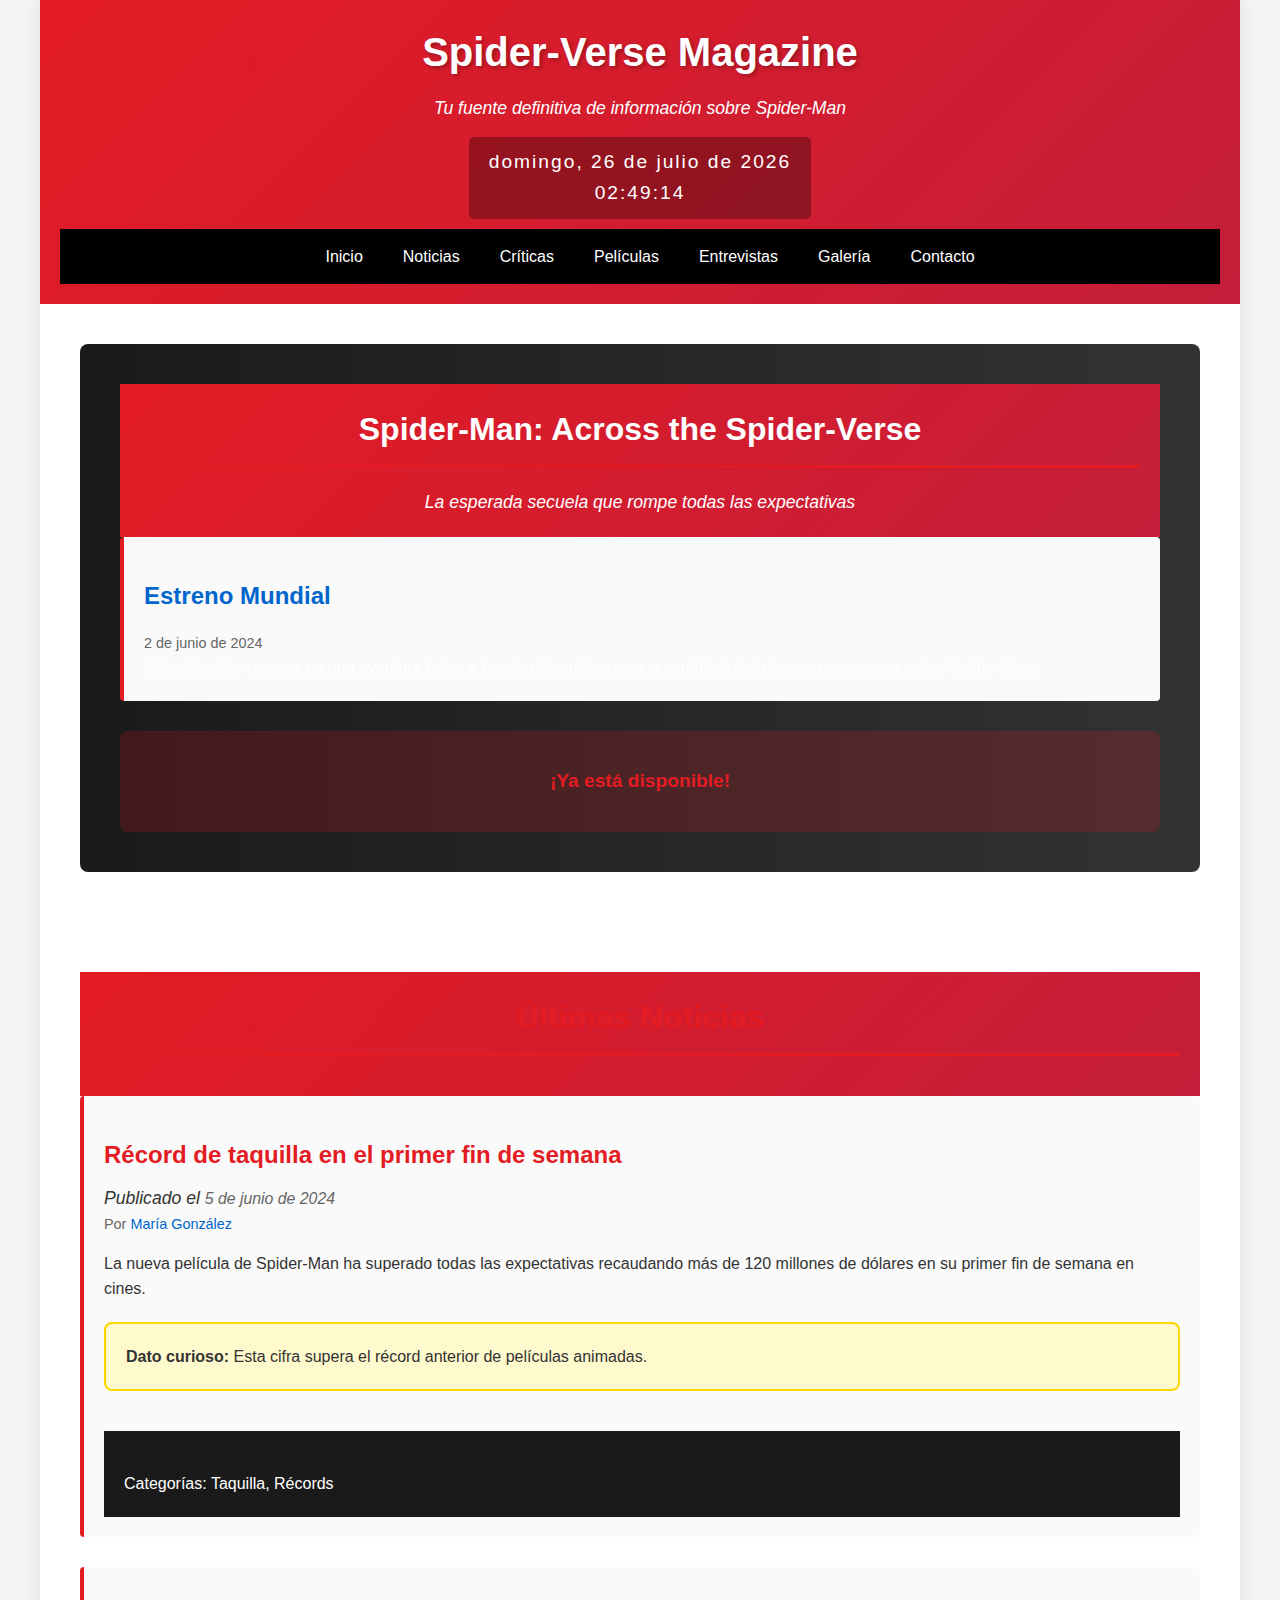
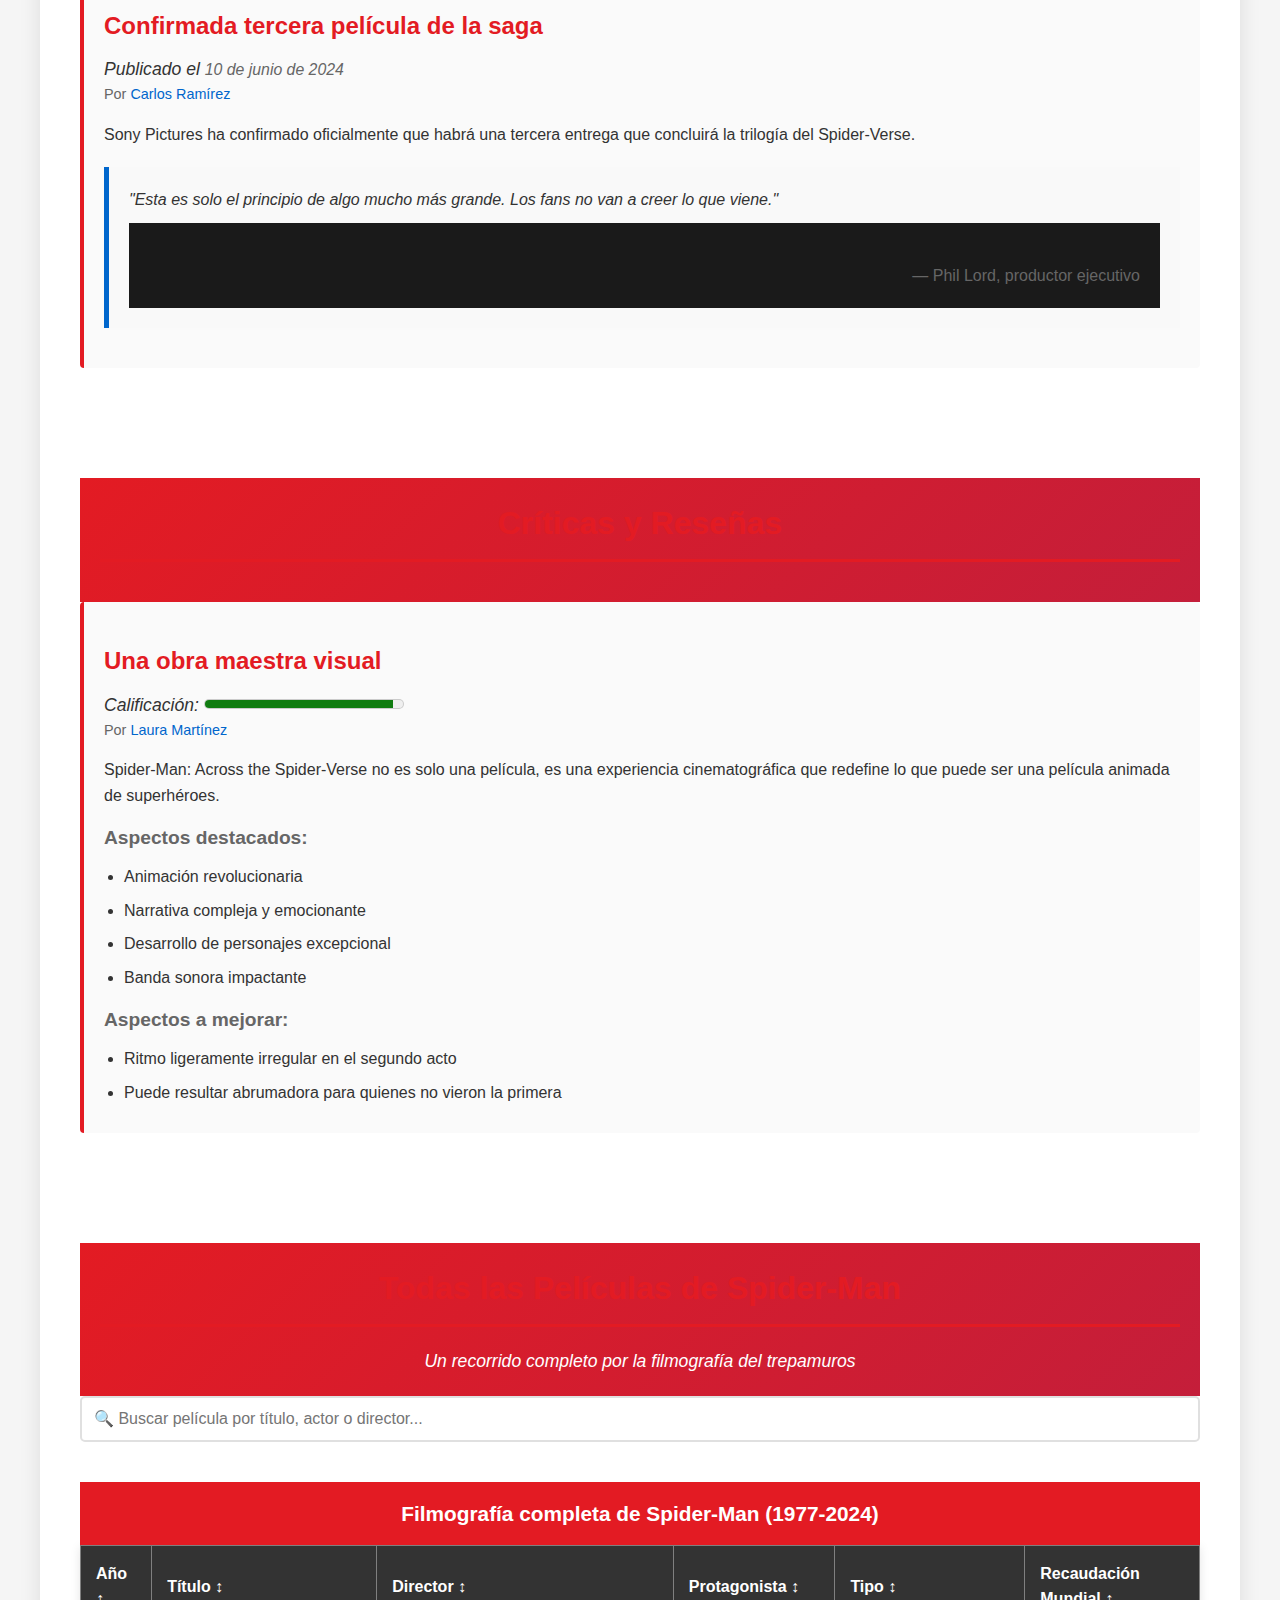
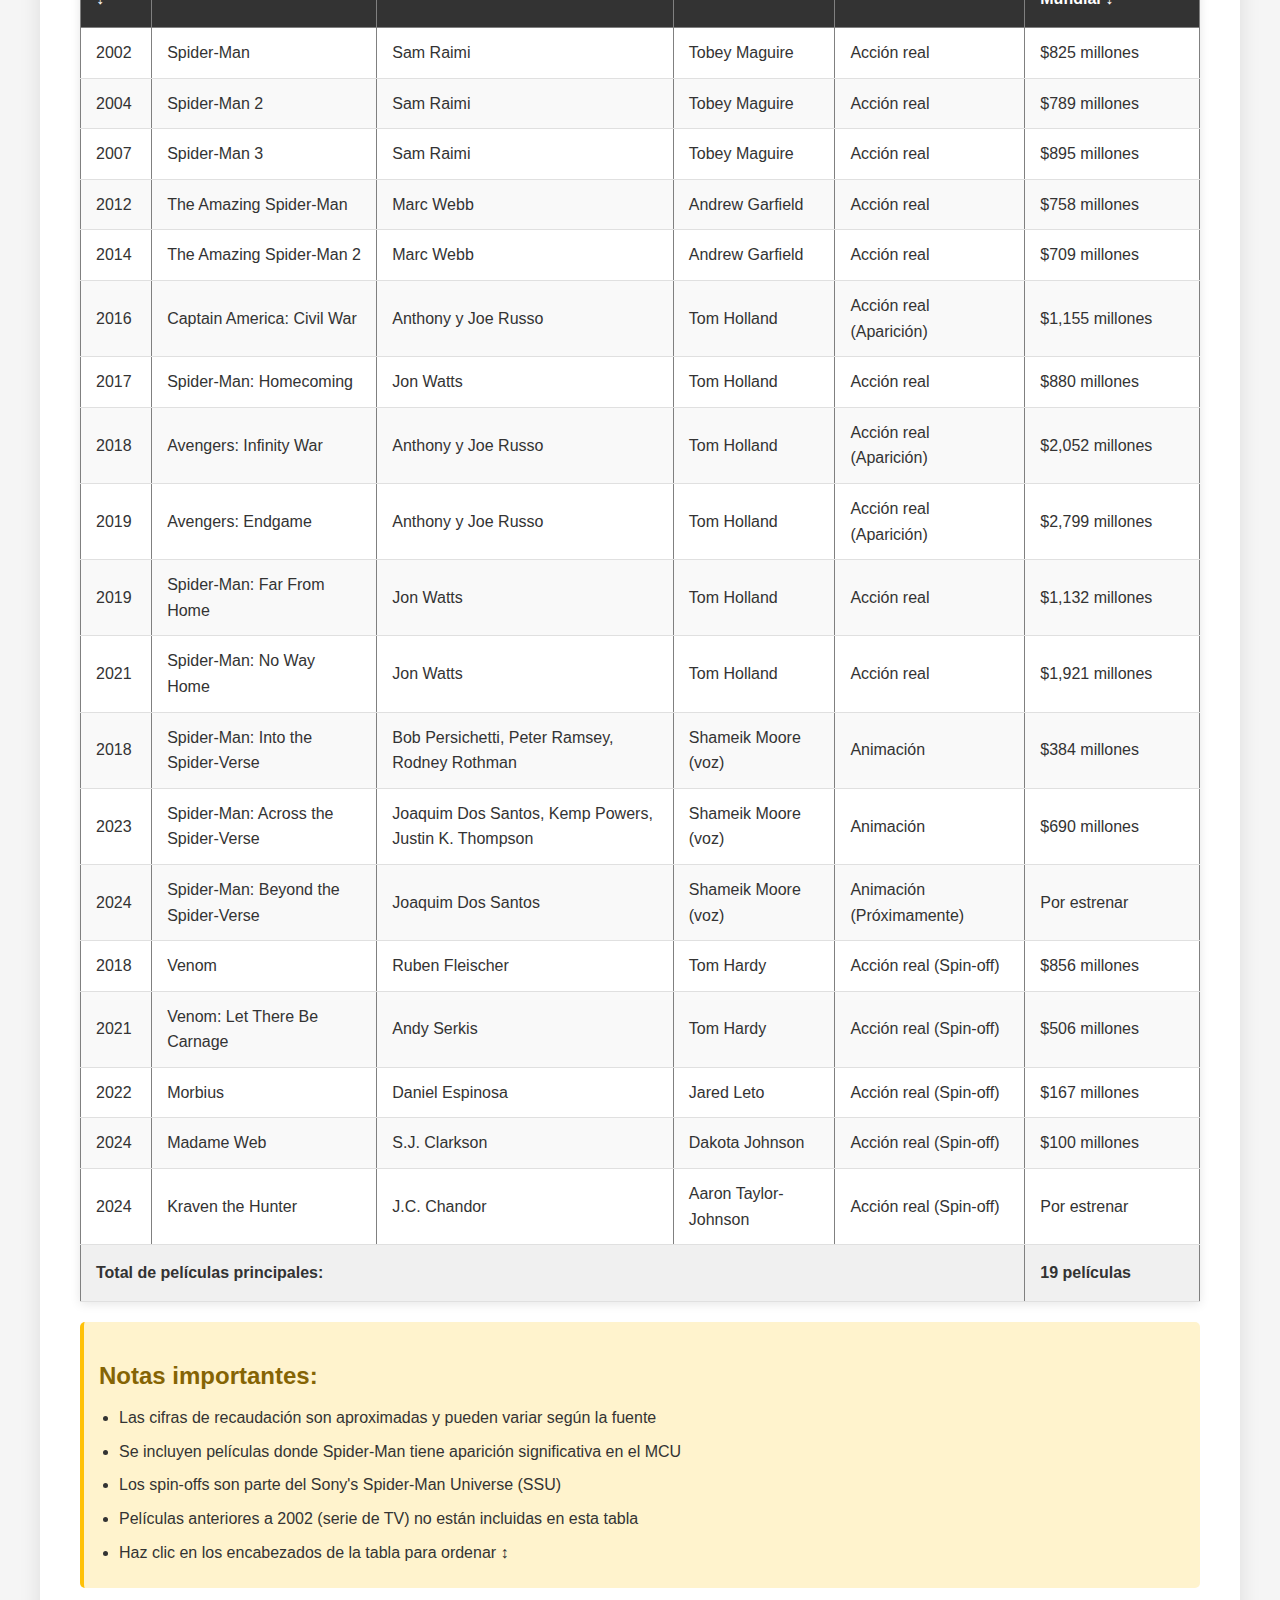
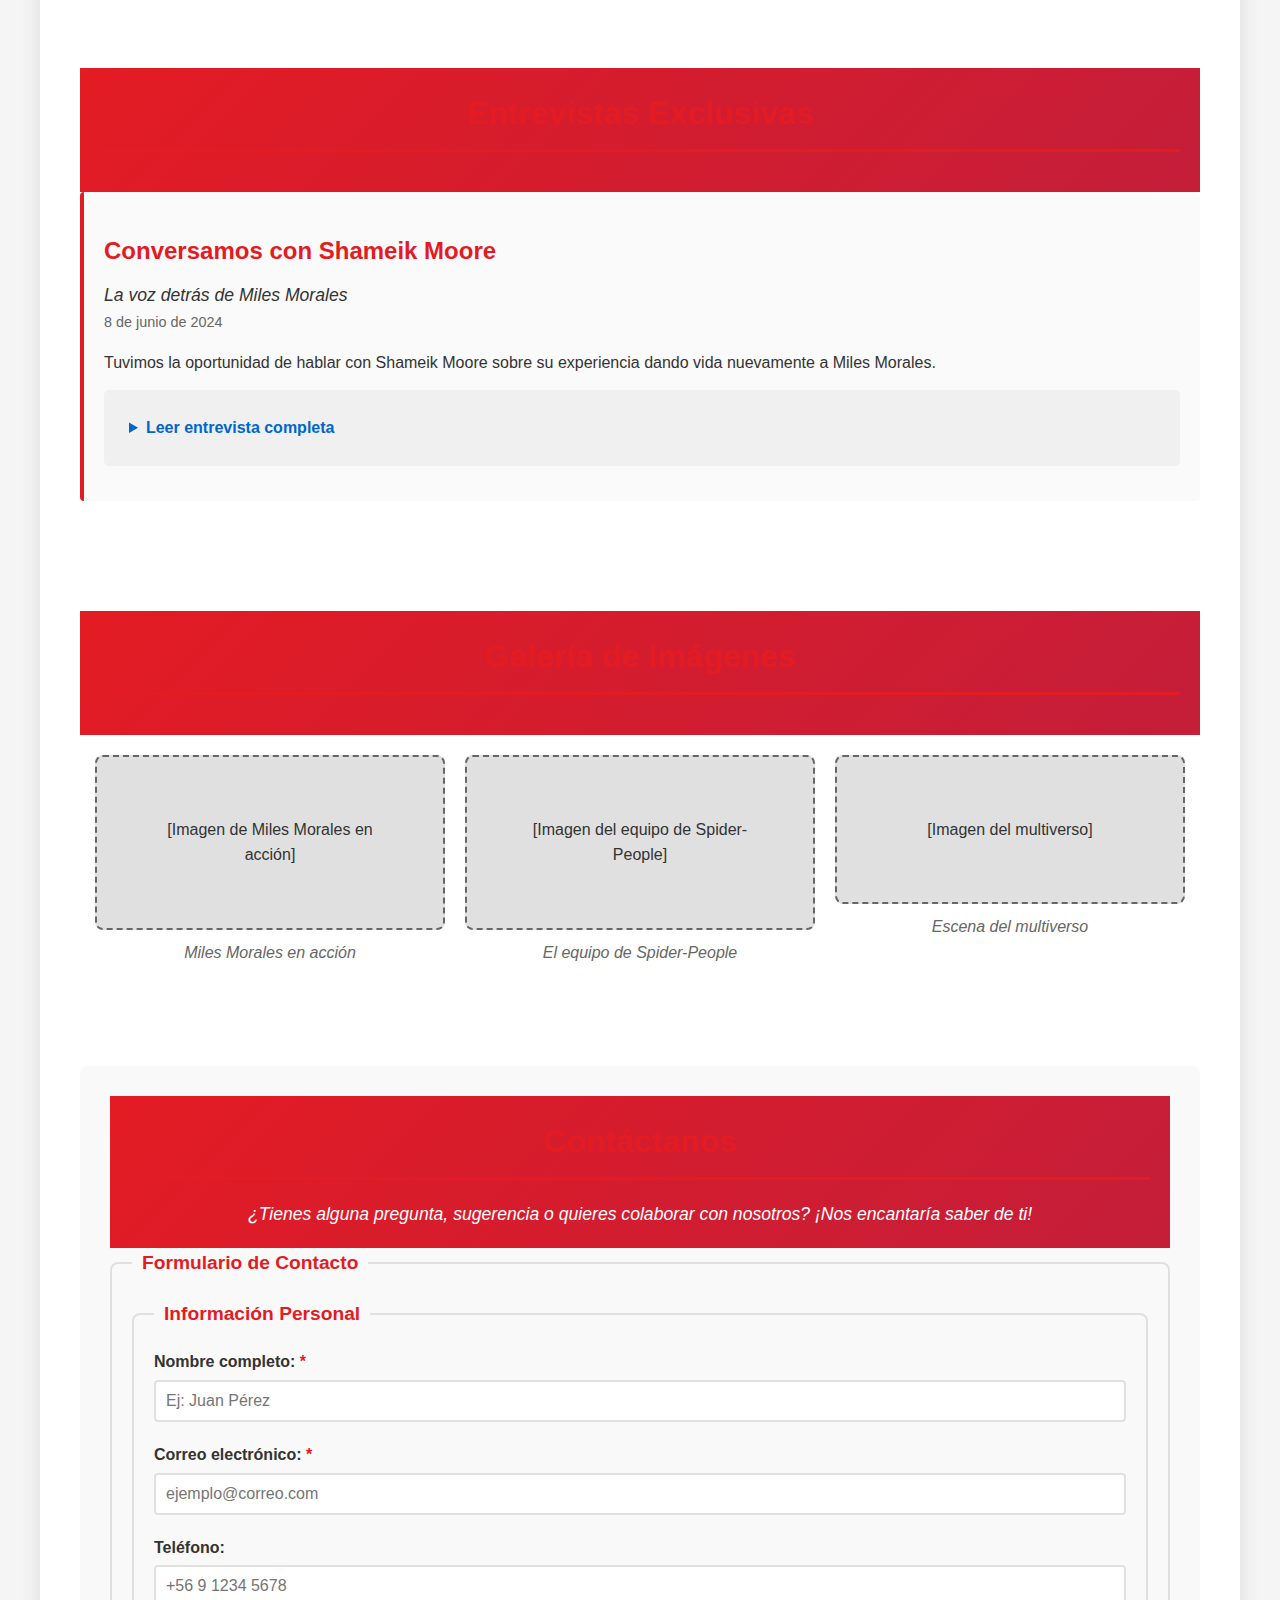
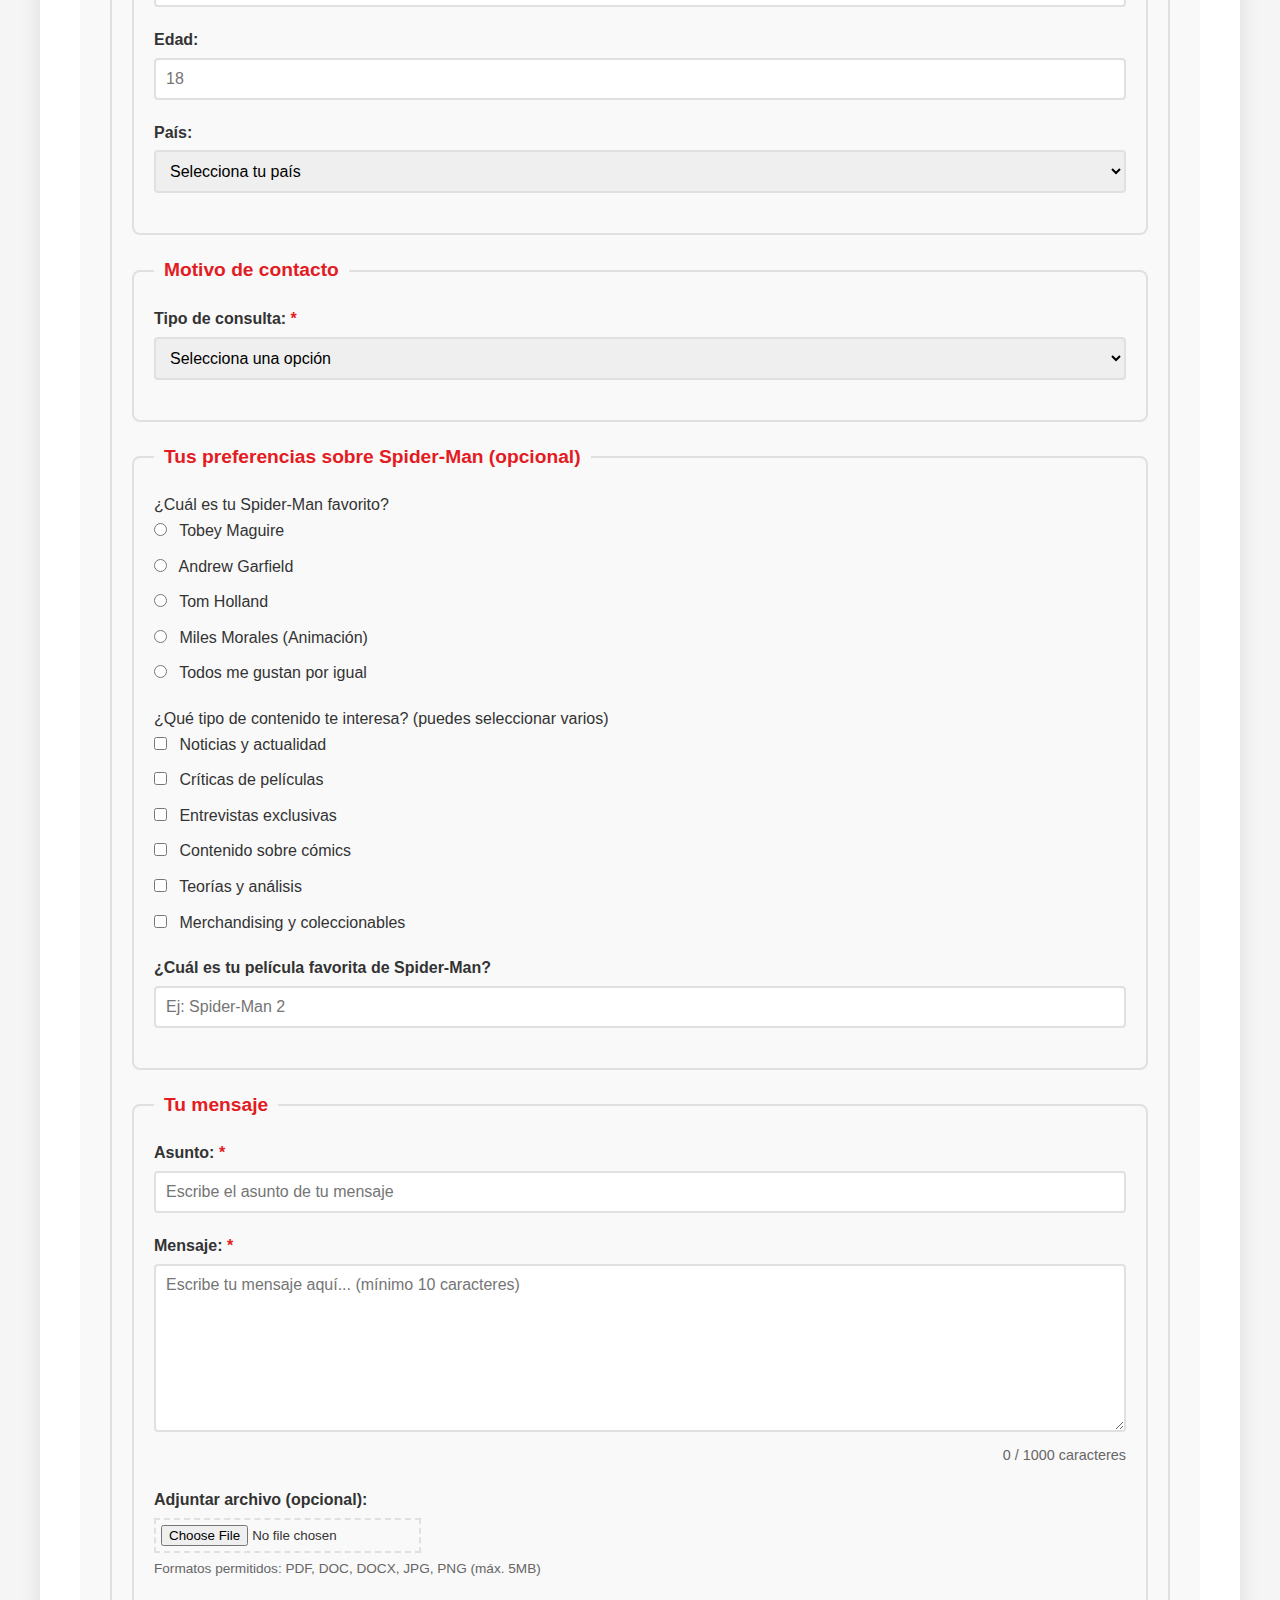
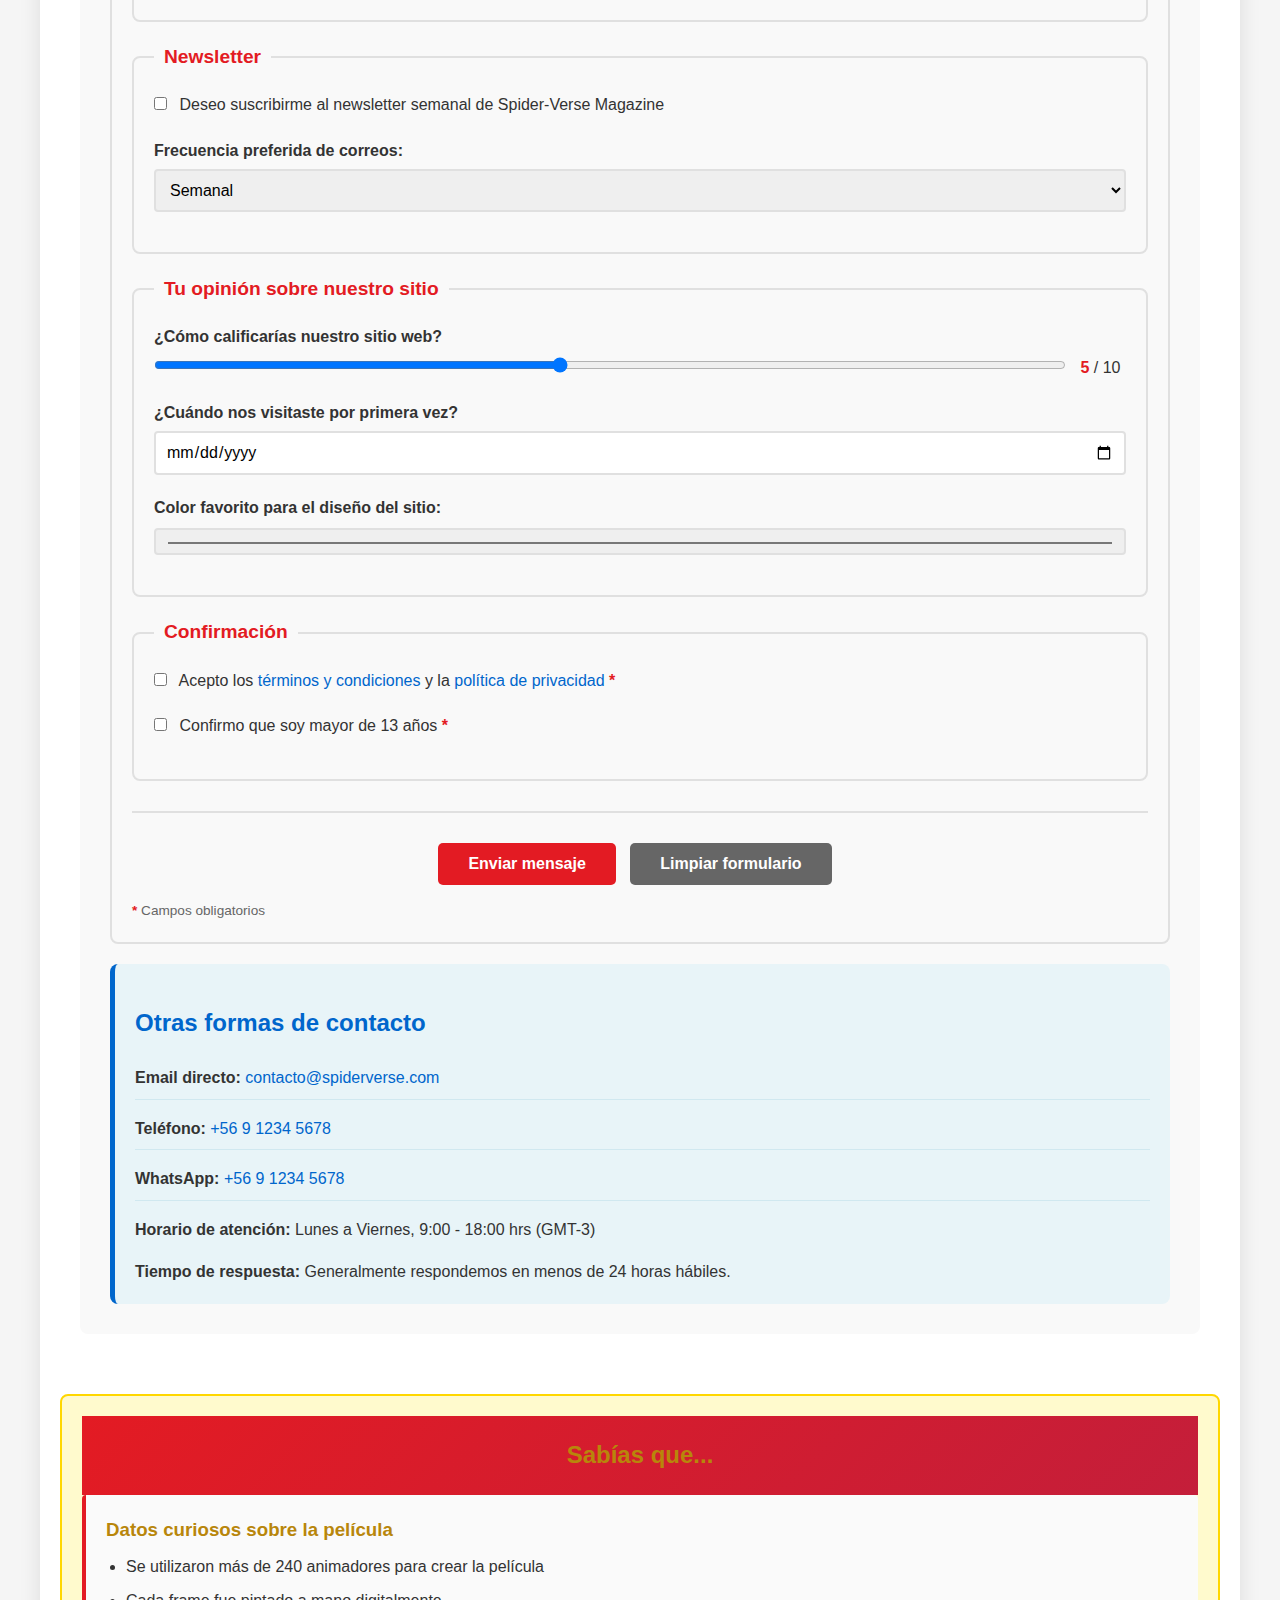
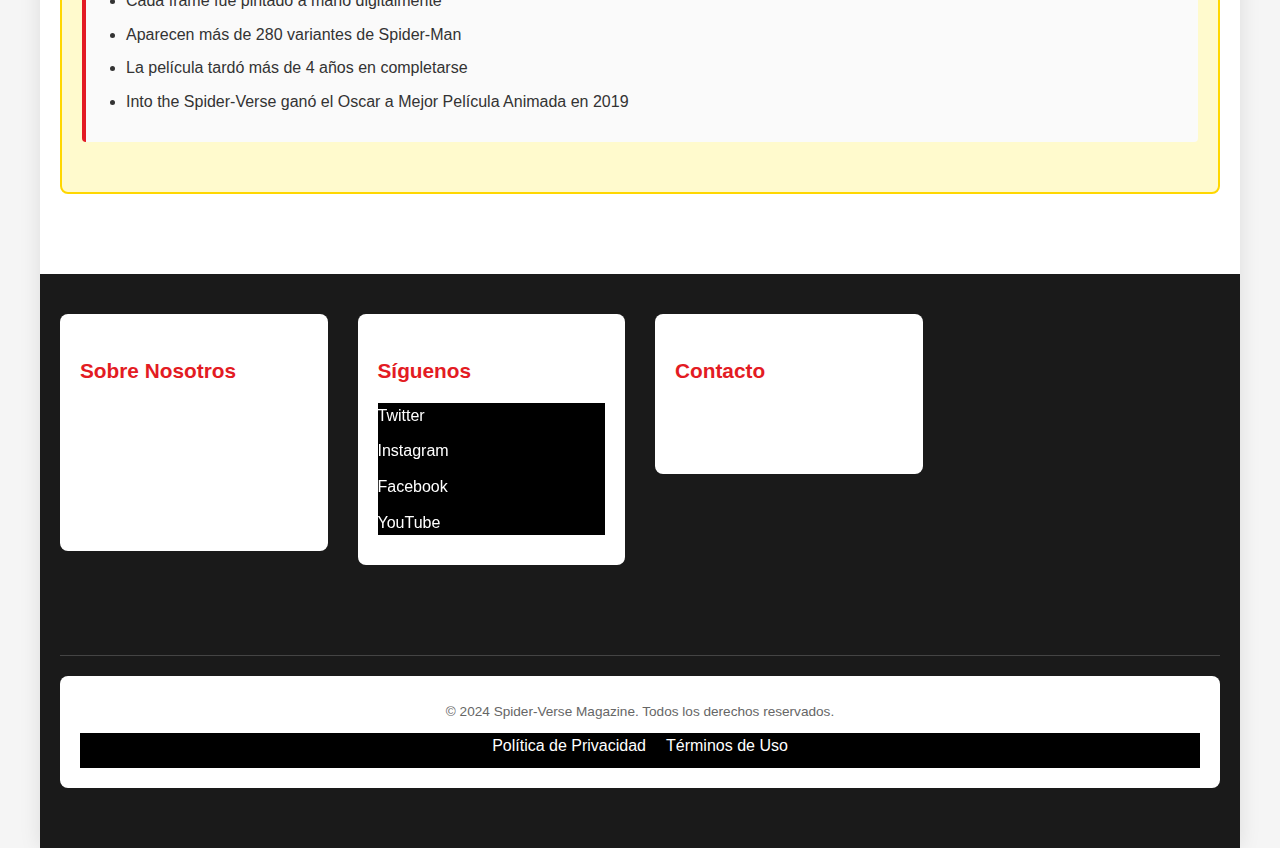
<file: Clase_23_12/index3.html>
<!DOCTYPE html>
<html lang="es">
<head>
    <meta charset="UTF-8">
    <meta name="viewport" content="width=device-width, initial-scale=1.0">
    <meta name="description" content="Revista en línea sobre la nueva película de Spider-Man">
    <meta name="keywords" content="Spider-Man, película, Marvel, superhéroes, cine">
    <title>Spider-Verse Magazine - Todo sobre la nueva película de Spider-Man</title>
    
    <style>
        /* Reset básico */
        * {
            margin: 0;
            padding: 0;
            box-sizing: border-box;
        }
        
        /* Variables de color */
        :root {
            --color-primario: #e31b23;
            --color-secundario: #0066cc;
            --color-fondo: #f5f5f5;
            --color-texto: #333;
            --color-blanco: #ffffff;
            --color-gris: #666;
            --color-gris-claro: #e0e0e0;
            --color-negro: #000000;
        }
        
        /* Estilos generales */
        body {
            font-family: 'Arial', 'Helvetica', sans-serif;
            line-height: 1.6;
            color: var(--color-texto);
            background-color: var(--color-fondo);
        }
        
        #contenedor-principal {
            max-width: 1200px;
            margin: 0 auto;
            background-color: var(--color-blanco);
            box-shadow: 0 0 20px rgba(0,0,0,0.1);
        }
        
        /* Header */
        header {
            background: linear-gradient(135deg, var(--color-primario), #c41e3a);
            color: var(--color-blanco);
            padding: 20px;
            text-align: center;
        }
        
        header h1 {
            font-size: 2.5em;
            margin-bottom: 10px;
            text-shadow: 2px 2px 4px rgba(0,0,0,0.3);
        }
        
        header p {
            font-size: 1.1em;
            font-style: italic;
        }
        
        /* Reloj digital */
        #reloj-digital {
            background-color: rgba(0,0,0,0.3);
            padding: 10px 20px;
            border-radius: 5px;
            margin-top: 15px;
            font-size: 1.2em;
            letter-spacing: 2px;
            display: inline-block;
        }
        
        /* Navegación */
        nav {
            background-color: var(--color-negro);
            padding: 0;
            position: sticky;
            top: 0;
            z-index: 1000;
        }
        
        .menu-principal ul {
            list-style: none;
            display: flex;
            flex-wrap: wrap;
            justify-content: center;
        }
        
        .menu-principal li {
            margin: 0;
        }
        
        .menu-principal a {
            display: block;
            color: var(--color-blanco);
            text-decoration: none;
            padding: 15px 20px;
            transition: background-color 0.3s;
        }
        
        .menu-principal a:hover {
            background-color: var(--color-primario);
        }
        
        .menu-principal a.active {
            background-color: var(--color-primario);
        }
        
        /* Botón volver arriba */
        #btn-volver-arriba {
            display: none;
            position: fixed;
            bottom: 30px;
            right: 30px;
            z-index: 99;
            border: none;
            outline: none;
            background-color: var(--color-primario);
            color: white;
            cursor: pointer;
            padding: 15px 20px;
            border-radius: 50%;
            font-size: 18px;
            box-shadow: 0 4px 8px rgba(0,0,0,0.3);
            transition: all 0.3s;
        }
        
        #btn-volver-arriba:hover {
            background-color: #c41e3a;
            transform: scale(1.1);
        }
        
        /* Main */
        main {
            padding: 20px;
        }
        
        /* Secciones */
        section {
            margin-bottom: 40px;
            padding: 20px;
            background-color: var(--color-blanco);
            border-radius: 8px;
        }
        
        section h2 {
            color: var(--color-primario);
            font-size: 2em;
            margin-bottom: 20px;
            border-bottom: 3px solid var(--color-primario);
            padding-bottom: 10px;
        }
        
        section h3 {
            color: var(--color-secundario);
            font-size: 1.5em;
            margin-top: 20px;
            margin-bottom: 15px;
        }
        
        section h4 {
            color: var(--color-gris);
            font-size: 1.2em;
            margin-top: 15px;
            margin-bottom: 10px;
        }
        
        /* Hero Section */
        .hero-section {
            background: linear-gradient(to right, #1a1a1a, #333);
            color: var(--color-blanco);
            padding: 40px;
            border-radius: 8px;
            margin-bottom: 20px;
        }
        
        .hero-section h2 {
            color: var(--color-blanco);
            border-bottom: 3px solid var(--color-primario);
        }
        
        /* Contador de días para estreno */
        #contador-estreno {
            background-color: rgba(227, 27, 35, 0.2);
            padding: 20px;
            border-radius: 8px;
            margin-top: 20px;
            text-align: center;
        }
        
        #contador-estreno h4 {
            color: var(--color-primario);
            margin-bottom: 15px;
        }
        
        .contador-display {
            display: flex;
            justify-content: center;
            gap: 20px;
            flex-wrap: wrap;
        }
        
        .contador-item {
            background-color: var(--color-primario);
            color: white;
            padding: 15px 25px;
            border-radius: 8px;
            min-width: 80px;
        }
        
        .contador-numero {
            font-size: 2em;
            font-weight: bold;
            display: block;
        }
        
        .contador-label {
            font-size: 0.9em;
            display: block;
        }
        
        /* Artículos */
        article {
            margin-bottom: 30px;
            padding: 20px;
            background-color: #fafafa;
            border-left: 4px solid var(--color-primario);
            border-radius: 4px;
        }
        
        article header {
            background: none;
            color: var(--color-texto);
            padding: 0;
            text-align: left;
            margin-bottom: 15px;
        }
        
        article header h3 {
            color: var(--color-primario);
            margin-bottom: 10px;
        }
        
        article time {
            color: var(--color-gris);
            font-size: 0.9em;
        }
        
        article address {
            font-style: normal;
            color: var(--color-gris);
            font-size: 0.9em;
        }
        
        /* Blockquote */
        blockquote {
            background-color: #f9f9f9;
            border-left: 5px solid var(--color-secundario);
            padding: 20px;
            margin: 20px 0;
            font-style: italic;
        }
        
        blockquote footer {
            text-align: right;
            margin-top: 10px;
            font-style: normal;
            color: var(--color-gris);
        }
        
        /* Aside */
        aside {
            background-color: #fffacd;
            padding: 20px;
            border-radius: 8px;
            margin: 20px 0;
            border: 2px solid #ffd700;
        }
        
        aside h2, aside h3 {
            color: #b8860b;
        }
        
        /* Tabla */
        table {
            width: 100%;
            border-collapse: collapse;
            margin: 20px 0;
            background-color: var(--color-blanco);
            box-shadow: 0 2px 10px rgba(0,0,0,0.1);
        }
        
        caption {
            font-size: 1.3em;
            font-weight: bold;
            padding: 15px;
            background-color: var(--color-primario);
            color: var(--color-blanco);
        }
        
        thead {
            background-color: #333;
            color: var(--color-blanco);
        }
        
        th {
            padding: 15px;
            text-align: left;
            font-weight: bold;
            cursor: pointer;
            user-select: none;
        }
        
        th:hover {
            background-color: #444;
        }
        
        tbody tr:nth-child(even) {
            background-color: #f9f9f9;
        }
        
        tbody tr:hover {
            background-color: #e8f4f8;
        }
        
        td {
            padding: 12px 15px;
            border-bottom: 1px solid var(--color-gris-claro);
        }
        
        tfoot {
            background-color: #f0f0f0;
            font-weight: bold;
        }
        
        tfoot td {
            padding: 15px;
        }
        
        /* Filtro de búsqueda */
        #filtro-peliculas {
            width: 100%;
            padding: 12px;
            margin-bottom: 20px;
            border: 2px solid var(--color-gris-claro);
            border-radius: 5px;
            font-size: 1em;
        }
        
        #filtro-peliculas:focus {
            outline: none;
            border-color: var(--color-secundario);
        }
        
        /* Listas */
        ul {
            margin-left: 20px;
            margin-top: 10px;
        }
        
        li {
            margin-bottom: 8px;
        }
        
        /* Figuras */
        figure {
            margin: 20px 0;
            text-align: center;
        }
        
        .imagen-placeholder {
            background-color: var(--color-gris-claro);
            padding: 60px;
            border: 2px dashed var(--color-gris);
            border-radius: 8px;
        }
        
        figcaption {
            margin-top: 10px;
            font-style: italic;
            color: var(--color-gris);
        }
        
        /* Galería */
        .contenedor-imagenes {
            display: flex;
            gap: 20px;
            flex-wrap: wrap;
            justify-content: center;
        }
        
        .contenedor-imagenes figure {
            flex: 1;
            min-width: 250px;
            max-width: 350px;
        }
        
        /* Formulario */
        .seccion-formulario {
            background-color: #f9f9f9;
            padding: 30px;
            border-radius: 8px;
        }
        
        fieldset {
            border: 2px solid var(--color-gris-claro);
            border-radius: 8px;
            padding: 20px;
            margin-bottom: 20px;
        }
        
        legend {
            font-weight: bold;
            color: var(--color-primario);
            font-size: 1.2em;
            padding: 0 10px;
        }
        
        .campo-formulario {
            margin-bottom: 20px;
        }
        
        label {
            display: block;
            margin-bottom: 5px;
            font-weight: bold;
            color: var(--color-texto);
        }
        
        input[type="text"],
        input[type="email"],
        input[type="tel"],
        input[type="number"],
        input[type="date"],
        input[type="color"],
        select,
        textarea {
            width: 100%;
            padding: 10px;
            border: 2px solid var(--color-gris-claro);
            border-radius: 4px;
            font-size: 1em;
            font-family: inherit;
            transition: border-color 0.3s;
        }
        
        input[type="text"]:focus,
        input[type="email"]:focus,
        input[type="tel"]:focus,
        input[type="number"]:focus,
        input[type="date"]:focus,
        select:focus,
        textarea:focus {
            outline: none;
            border-color: var(--color-secundario);
            box-shadow: 0 0 5px rgba(0, 102, 204, 0.3);
        }
        
        textarea {
            resize: vertical;
            min-height: 120px;
        }
        
        /* Contador de caracteres */
        .contador-caracteres {
            text-align: right;
            color: var(--color-gris);
            font-size: 0.9em;
            margin-top: 5px;
        }
        
        /* Radio buttons y checkboxes */
        input[type="radio"],
        input[type="checkbox"] {
            margin-right: 8px;
            width: auto;
        }
        
        input[type="radio"] + label,
        input[type="checkbox"] + label {
            display: inline;
            font-weight: normal;
            margin-bottom: 0;
        }
        
        .campo-formulario label:has(input[type="radio"]),
        .campo-formulario label:has(input[type="checkbox"]) {
            display: block;
            margin-bottom: 10px;
            font-weight: normal;
        }
        
        /* Range input */
        input[type="range"] {
            width: calc(100% - 60px);
            display: inline-block;
        }
        
        output {
            display: inline-block;
            margin-left: 10px;
            font-weight: bold;
            color: var(--color-primario);
        }
        
        /* File input */
        input[type="file"] {
            padding: 5px;
            border: 2px dashed var(--color-gris-claro);
        }
        
        small {
            display: block;
            margin-top: 5px;
            color: var(--color-gris);
            font-size: 0.85em;
        }
        
        /* Validación de formulario */
        .error-validacion {
            color: #d32f2f;
            font-size: 0.9em;
            margin-top: 5px;
            display: none;
        }
        
        input.invalido,
        textarea.invalido,
        select.invalido {
            border-color: #d32f2f;
        }
        
        input.valido,
        textarea.valido,
        select.valido {
            border-color: #4caf50;
        }
        
        /* Botones */
        button {
            padding: 12px 30px;
            margin: 10px 10px 10px 0;
            font-size: 1em;
            font-weight: bold;
            border: none;
            border-radius: 5px;
            cursor: pointer;
            transition: all 0.3s;
        }
        
        button[type="submit"] {
            background-color: var(--color-primario);
            color: var(--color-blanco);
        }
        
        button[type="submit"]:hover {
            background-color: #c41e3a;
            transform: translateY(-2px);
            box-shadow: 0 4px 8px rgba(0,0,0,0.2);
        }
        
        button[type="submit"]:disabled {
            background-color: var(--color-gris);
            cursor: not-allowed;
            transform: none;
        }
        
        button[type="reset"] {
            background-color: var(--color-gris);
            color: var(--color-blanco);
        }
        
        button[type="reset"]:hover {
            background-color: #555;
        }
        
        .botones-formulario {
            text-align: center;
            margin-top: 30px;
            padding-top: 20px;
            border-top: 2px solid var(--color-gris-claro);
        }
        
        /* Abbr */
        abbr {
            color: var(--color-primario);
            text-decoration: none;
            font-weight: bold;
        }
        
        /* Info adicional */
        .info-adicional {
            background-color: #e8f4f8;
            padding: 20px;
            border-radius: 8px;
            margin-top: 20px;
            border-left: 5px solid var(--color-secundario);
        }
        
        .info-adicional h3 {
            color: var(--color-secundario);
            margin-bottom: 15px;
        }
        
        .info-adicional ul {
            list-style: none;
            margin-left: 0;
        }
        
        .info-adicional li {
            padding: 8px 0;
            border-bottom: 1px solid #d0e8f0;
        }
        
        .info-adicional li:last-child {
            border-bottom: none;
        }
        
        /* Notas de tabla */
        .notas-tabla {
            background-color: #fff3cd;
            padding: 15px;
            border-radius: 5px;
            margin-top: 20px;
            border-left: 4px solid #ffc107;
        }
        
        .notas-tabla h3 {
            color: #856404;
            margin-bottom: 10px;
        }
        
        /* Meter */
        meter {
            width: 200px;
            height: 20px;
        }
        
        /* Details y Summary */
        details {
            background-color: #f0f0f0;
            padding: 15px;
            border-radius: 5px;
            margin: 15px 0;
        }
        
        summary {
            cursor: pointer;
            font-weight: bold;
            color: var(--color-secundario);
            padding: 10px;
        }
        
        summary:hover {
            background-color: #e0e0e0;
            border-radius: 5px;
        }
        
        /* DL, DT, DD */
        dl {
            margin: 15px 0;
        }
        
        dt {
            font-weight: bold;
            margin-top: 15px;
            color: var(--color-primario);
        }
        
        dd {
            margin-left: 20px;
            margin-top: 5px;
            padding-left: 20px;
            border-left: 3px solid var(--color-gris-claro);
        }
        
        /* Modal */
        .modal {
            display: none;
            position: fixed;
            z-index: 9999;
            left: 0;
            top: 0;
            width: 100%;
            height: 100%;
            overflow: auto;
            background-color: rgba(0,0,0,0.6);
            animation: fadeIn 0.3s;
        }
        
        .modal-contenido {
            background-color: #fefefe;
            margin: 10% auto;
            padding: 30px;
            border: 1px solid #888;
            width: 80%;
            max-width: 500px;
            border-radius: 10px;
            box-shadow: 0 4px 20px rgba(0,0,0,0.3);
            animation: slideDown 0.3s;
        }
        
        .modal-cerrar {
            color: #aaa;
            float: right;
            font-size: 28px;
            font-weight: bold;
            cursor: pointer;
        }
        
        .modal-cerrar:hover,
        .modal-cerrar:focus {
            color: #000;
        }
        
        .modal h3 {
            color: var(--color-primario);
            margin-bottom: 20px;
        }
        
        /* Footer */
        footer {
            background-color: #1a1a1a;
            color: var(--color-blanco);
            padding: 40px 20px 20px;
            margin-top: 40px;
        }
        
        .contenedor-footer {
            display: grid;
            grid-template-columns: repeat(auto-fit, minmax(250px, 1fr));
            gap: 30px;
            max-width: 1200px;
            margin: 0 auto;
        }
        
        .columna-footer h3 {
            color: var(--color-primario);
            margin-bottom: 15px;
            font-size: 1.3em;
        }
        
        footer nav ul {
            list-style: none;
            margin-left: 0;
        }
        
        footer nav li {
            margin-bottom: 10px;
        }
        
        footer a {
            color: var(--color-blanco);
            text-decoration: none;
            transition: color 0.3s;
        }
        
        footer a:hover {
            color: var(--color-primario);
        }
        
        .copyright {
            grid-column: 1 / -1;
            text-align: center;
            padding-top: 20px;
            border-top: 1px solid #444;
            margin-top: 20px;
        }
        
        .copyright nav ul {
            display: flex;
            justify-content: center;
            gap: 20px;
            margin-top: 10px;
        }
        
        /* Notificación */
        .notificacion {
            position: fixed;
            top: 20px;
            right: 20px;
            background-color: #4caf50;
            color: white;
            padding: 20px 30px;
            border-radius: 5px;
            box-shadow: 0 4px 8px rgba(0,0,0,0.3);
            z-index: 10000;
            display: none;
            animation: slideInRight 0.5s;
        }
        
        .notificacion.error {
            background-color: #f44336;
        }
        
        .notificacion.info {
            background-color: #2196F3;
        }
        
        /* Responsive */
        @media (max-width: 768px) {
            header h1 {
                font-size: 1.8em;
            }
            
            .menu-principal ul {
                flex-direction: column;
            }
            
            .menu-principal a {
                padding: 12px;
            }
            
            section h2 {
                font-size: 1.5em;
            }
            
            table {
                font-size: 0.9em;
            }
            
            th, td {
                padding: 8px;
            }
            
            .contenedor-imagenes {
                flex-direction: column;
            }
            
            .hero-section {
                padding: 20px;
            }
            
            .contenedor-footer {
                grid-template-columns: 1fr;
            }
            
            button {
                width: 100%;
                margin: 5px 0;
            }
            
            .contador-display {
                flex-direction: column;
                align-items: center;
            }
            
            #btn-volver-arriba {
                bottom: 20px;
                right: 20px;
                padding: 12px 16px;
            }
        }
        
        /* Animaciones */
        @keyframes fadeIn {
            from {
                opacity: 0;
                transform: translateY(20px);
            }
            to {
                opacity: 1;
                transform: translateY(0);
            }
        }
        
        @keyframes slideDown {
            from {
                opacity: 0;
                transform: translateY(-50px);
            }
            to {
                opacity: 1;
                transform: translateY(0);
            }
        }
        
        @keyframes slideInRight {
            from {
                opacity: 0;
                transform: translateX(100px);
            }
            to {
                opacity: 1;
                transform: translateX(0);
            }
        }
        
        article, section {
            animation: fadeIn 0.5s ease-in;
        }
        
        /* Enlaces */
        a {
            color: var(--color-secundario);
            text-decoration: none;
        }
        
        a:hover {
            text-decoration: underline;
        }
        
        /* Scrollbar personalizado */
        ::-webkit-scrollbar {
            width: 10px;
        }
        
        ::-webkit-scrollbar-track {
            background: var(--color-fondo);
        }
        
        ::-webkit-scrollbar-thumb {
            background: var(--color-primario);
            border-radius: 5px;
        }
        
        ::-webkit-scrollbar-thumb:hover {
            background: #c41e3a;
        }
    </style>
</head>
<body>
    
    <!-- Contenedor principal de la página -->
    <div id="contenedor-principal">
        
        <!-- Encabezado principal del sitio -->
        <header>
            <div class="logo-container">
                <h1>Spider-Verse Magazine</h1>
                <p>Tu fuente definitiva de información sobre Spider-Man</p>
                <div id="reloj-digital"></div>
            </div>
            
            <!-- Navegación principal -->
            <nav>
                <div class="menu-principal">
                    <ul>
                        <li><a href="#inicio" class="nav-link">Inicio</a></li>
                        <li><a href="#noticias" class="nav-link">Noticias</a></li>
                        <li><a href="#criticas" class="nav-link">Críticas</a></li>
                        <li><a href="#peliculas" class="nav-link">Películas</a></li>
                        <li><a href="#entrevistas" class="nav-link">Entrevistas</a></li>
                        <li><a href="#galeria" class="nav-link">Galería</a></li>
                        <li><a href="#formulario-contacto" class="nav-link">Contacto</a></li>
                    </ul>
                </div>
            </nav>
        </header>

        <!-- Botón volver arriba -->
        <button id="btn-volver-arriba" title="Volver arriba">↑</button>

        <!-- Contenido principal -->
        <main>
            
            <!-- Sección hero/destacada -->
            <section id="inicio">
                <div class="hero-section">
                    <header>
                        <h2>Spider-Man: Across the Spider-Verse</h2>
                        <p>La esperada secuela que rompe todas las expectativas</p>
                    </header>
                    
                    <article>
                        <div class="informacion-estreno">
                            <h3>Estreno Mundial</h3>
                            <p><time datetime="2024-06-02">2 de junio de 2024</time></p>
                            <p>Miles Morales regresa en una aventura épica a través del multiverso que cambiará todo lo que conocemos sobre Spider-Man.</p>
                        </div>
                    </article>
                    
                    <!-- Contador de días -->
                    <div id="contador-estreno">
                        <h4>Próximo estreno: Beyond the Spider-Verse</h4>
                        <div class="contador-display">
                            <div class="contador-item">
                                <span class="contador-numero" id="dias">0</span>
                                <span class="contador-label">Días</span>
                            </div>
                            <div class="contador-item">
                                <span class="contador-numero" id="horas">0</span>
                                <span class="contador-label">Horas</span>
                            </div>
                            <div class="contador-item">
                                <span class="contador-numero" id="minutos">0</span>
                                <span class="contador-label">Minutos</span>
                            </div>
                            <div class="contador-item">
                                <span class="contador-numero" id="segundos">0</span>
                                <span class="contador-label">Segundos</span>
                            </div>
                        </div>
                    </div>
                </div>
            </section>

            <!-- Sección de noticias -->
            <section id="noticias">
                <div class="seccion-noticias">
                    <header>
                        <h2>Últimas Noticias</h2>
                    </header>
                    
                    <div class="contenedor-articulos">
                        <article>
                            <div class="articulo-noticia">
                                <header>
                                    <h3>Récord de taquilla en el primer fin de semana</h3>
                                    <p>Publicado el <time datetime="2024-06-05">5 de junio de 2024</time></p>
                                    <address>Por <a href="mailto:redaccion@spiderverse.com">María González</a></address>
                                </header>
                                
                                <div class="contenido-noticia">
                                    <p>La nueva película de Spider-Man ha superado todas las expectativas recaudando más de 120 millones de dólares en su primer fin de semana en cines.</p>
                                    
                                    <aside>
                                        <p><strong>Dato curioso:</strong> Esta cifra supera el récord anterior de películas animadas.</p>
                                    </aside>
                                </div>
                                
                                <footer>
                                    <p>Categorías: <a href="#taquilla">Taquilla</a>, <a href="#records">Récords</a></p>
                                </footer>
                            </div>
                        </article>

                        <article>
                            <div class="articulo-noticia">
                                <header>
                                    <h3>Confirmada tercera película de la saga</h3>
                                    <p>Publicado el <time datetime="2024-06-10">10 de junio de 2024</time></p>
                                    <address>Por <a href="mailto:redaccion@spiderverse.com">Carlos Ramírez</a></address>
                                </header>
                                
                                <div class="contenido-noticia">
                                    <p>Sony Pictures ha confirmado oficialmente que habrá una tercera entrega que concluirá la trilogía del Spider-Verse.</p>
                                    
                                    <blockquote>
                                        <p>"Esta es solo el principio de algo mucho más grande. Los fans no van a creer lo que viene."</p>
                                        <footer>— Phil Lord, productor ejecutivo</footer>
                                    </blockquote>
                                </div>
                            </div>
                        </article>
                    </div>
                </div>
            </section>

            <!-- Sección de críticas -->
            <section id="criticas">
                <div class="seccion-criticas">
                    <header>
                        <h2>Críticas y Reseñas</h2>
                    </header>
                    
                    <article>
                        <div class="articulo-critica">
                            <header>
                                <h3>Una obra maestra visual</h3>
                                <p>Calificación: <meter value="9.5" min="0" max="10">9.5 de 10</meter></p>
                                <address>Por <a href="mailto:critica@spiderverse.com">Laura Martínez</a></address>
                            </header>
                            
                            <div class="contenido-critica">
                                <p>Spider-Man: Across the Spider-Verse no es solo una película, es una experiencia cinematográfica que redefine lo que puede ser una película animada de superhéroes.</p>
                                
                                <div class="aspectos-positivos">
                                    <h4>Aspectos destacados:</h4>
                                    <ul>
                                        <li>Animación revolucionaria</li>
                                        <li>Narrativa compleja y emocionante</li>
                                        <li>Desarrollo de personajes excepcional</li>
                                        <li>Banda sonora impactante</li>
                                    </ul>
                                </div>
                                
                                <div class="aspectos-mejorar">
                                    <h4>Aspectos a mejorar:</h4>
                                    <ul>
                                        <li>Ritmo ligeramente irregular en el segundo acto</li>
                                        <li>Puede resultar abrumadora para quienes no vieron la primera</li>
                                    </ul>
                                </div>
                            </div>
                        </div>
                    </article>
                </div>
            </section>

            <!-- SECCIÓN: Tabla de películas de Spider-Man -->
            <section id="peliculas">
                <div class="seccion-peliculas">
                    <header>
                        <h2>Todas las Películas de Spider-Man</h2>
                        <p>Un recorrido completo por la filmografía del trepamuros</p>
                    </header>
                    
                    <!-- Filtro de búsqueda -->
                    <input type="text" id="filtro-peliculas" placeholder="🔍 Buscar película por título, actor o director...">
                    
                    <div class="contenedor-tabla">
                        <table border="1" cellpadding="10" cellspacing="0" id="tabla-peliculas">
                            <caption>
                                <strong>Filmografía completa de Spider-Man (1977-2024)</strong>
                            </caption>
                            
                            <thead>
                                <tr>
                                    <th onclick="ordenarTabla(0)">Año ↕</th>
                                    <th onclick="ordenarTabla(1)">Título ↕</th>
                                    <th onclick="ordenarTabla(2)">Director ↕</th>
                                    <th onclick="ordenarTabla(3)">Protagonista ↕</th>
                                    <th onclick="ordenarTabla(4)">Tipo ↕</th>
                                    <th onclick="ordenarTabla(5)">Recaudación Mundial ↕</th>
                                </tr>
                            </thead>
                            
                            <tbody>
                                <!-- Trilogía de Sam Raimi -->
                                <tr>
                                    <td>2002</td>
                                    <td>Spider-Man</td>
                                    <td>Sam Raimi</td>
                                    <td>Tobey Maguire</td>
                                    <td>Acción real</td>
                                    <td>$825 millones</td>
                                </tr>
                                <tr>
                                    <td>2004</td>
                                    <td>Spider-Man 2</td>
                                    <td>Sam Raimi</td>
                                    <td>Tobey Maguire</td>
                                    <td>Acción real</td>
                                    <td>$789 millones</td>
                                </tr>
                                <tr>
                                    <td>2007</td>
                                    <td>Spider-Man 3</td>
                                    <td>Sam Raimi</td>
                                    <td>Tobey Maguire</td>
                                    <td>Acción real</td>
                                    <td>$895 millones</td>
                                </tr>
                                
                                <!-- Saga de The Amazing Spider-Man -->
                                <tr>
                                    <td>2012</td>
                                    <td>The Amazing Spider-Man</td>
                                    <td>Marc Webb</td>
                                    <td>Andrew Garfield</td>
                                    <td>Acción real</td>
                                    <td>$758 millones</td>
                                </tr>
                                <tr>
                                    <td>2014</td>
                                    <td>The Amazing Spider-Man 2</td>
                                    <td>Marc Webb</td>
                                    <td>Andrew Garfield</td>
                                    <td>Acción real</td>
                                    <td>$709 millones</td>
                                </tr>
                                
                                <!-- MCU Spider-Man -->
                                <tr>
                                    <td>2016</td>
                                    <td>Captain America: Civil War</td>
                                    <td>Anthony y Joe Russo</td>
                                    <td>Tom Holland</td>
                                    <td>Acción real (Aparición)</td>
                                    <td>$1,155 millones</td>
                                </tr>
                                <tr>
                                    <td>2017</td>
                                    <td>Spider-Man: Homecoming</td>
                                    <td>Jon Watts</td>
                                    <td>Tom Holland</td>
                                    <td>Acción real</td>
                                    <td>$880 millones</td>
                                </tr>
                                <tr>
                                    <td>2018</td>
                                    <td>Avengers: Infinity War</td>
                                    <td>Anthony y Joe Russo</td>
                                    <td>Tom Holland</td>
                                    <td>Acción real (Aparición)</td>
                                    <td>$2,052 millones</td>
                                </tr>
                                <tr>
                                    <td>2019</td>
                                    <td>Avengers: Endgame</td>
                                    <td>Anthony y Joe Russo</td>
                                    <td>Tom Holland</td>
                                    <td>Acción real (Aparición)</td>
                                    <td>$2,799 millones</td>
                                </tr>
                                <tr>
                                    <td>2019</td>
                                    <td>Spider-Man: Far From Home</td>
                                    <td>Jon Watts</td>
                                    <td>Tom Holland</td>
                                    <td>Acción real</td>
                                    <td>$1,132 millones</td>
                                </tr>
                                <tr>
                                    <td>2021</td>
                                    <td>Spider-Man: No Way Home</td>
                                    <td>Jon Watts</td>
                                    <td>Tom Holland</td>
                                    <td>Acción real</td>
                                    <td>$1,921 millones</td>
                                </tr>
                                
                                <!-- Películas animadas del Spider-Verse -->
                                <tr>
                                    <td>2018</td>
                                    <td>Spider-Man: Into the Spider-Verse</td>
                                    <td>Bob Persichetti, Peter Ramsey, Rodney Rothman</td>
                                    <td>Shameik Moore (voz)</td>
                                    <td>Animación</td>
                                    <td>$384 millones</td>
                                </tr>
                                <tr>
                                    <td>2023</td>
                                    <td>Spider-Man: Across the Spider-Verse</td>
                                    <td>Joaquim Dos Santos, Kemp Powers, Justin K. Thompson</td>
                                    <td>Shameik Moore (voz)</td>
                                    <td>Animación</td>
                                    <td>$690 millones</td>
                                </tr>
                                <tr>
                                    <td>2024</td>
                                    <td>Spider-Man: Beyond the Spider-Verse</td>
                                    <td>Joaquim Dos Santos</td>
                                    <td>Shameik Moore (voz)</td>
                                    <td>Animación (Próximamente)</td>
                                    <td>Por estrenar</td>
                                </tr>
                                
                                <!-- Spin-offs del universo Sony -->
                                <tr>
                                    <td>2018</td>
                                    <td>Venom</td>
                                    <td>Ruben Fleischer</td>
                                    <td>Tom Hardy</td>
                                    <td>Acción real (Spin-off)</td>
                                    <td>$856 millones</td>
                                </tr>
                                <tr>
                                    <td>2021</td>
                                    <td>Venom: Let There Be Carnage</td>
                                    <td>Andy Serkis</td>
                                    <td>Tom Hardy</td>
                                    <td>Acción real (Spin-off)</td>
                                    <td>$506 millones</td>
                                </tr>
                                <tr>
                                    <td>2022</td>
                                    <td>Morbius</td>
                                    <td>Daniel Espinosa</td>
                                    <td>Jared Leto</td>
                                    <td>Acción real (Spin-off)</td>
                                    <td>$167 millones</td>
                                </tr>
                                <tr>
                                    <td>2024</td>
                                    <td>Madame Web</td>
                                    <td>S.J. Clarkson</td>
                                    <td>Dakota Johnson</td>
                                    <td>Acción real (Spin-off)</td>
                                    <td>$100 millones</td>
                                </tr>
                                <tr>
                                    <td>2024</td>
                                    <td>Kraven the Hunter</td>
                                    <td>J.C. Chandor</td>
                                    <td>Aaron Taylor-Johnson</td>
                                    <td>Acción real (Spin-off)</td>
                                    <td>Por estrenar</td>
                                </tr>
                            </tbody>
                            
                            <tfoot>
                                <tr>
                                    <td colspan="5"><strong>Total de películas principales:</strong></td>
                                    <td><strong>19 películas</strong></td>
                                </tr>
                            </tfoot>
                        </table>
                    </div>
                    
                    <div class="notas-tabla">
                        <h3>Notas importantes:</h3>
                        <ul>
                            <li>Las cifras de recaudación son aproximadas y pueden variar según la fuente</li>
                            <li>Se incluyen películas donde Spider-Man tiene aparición significativa en el MCU</li>
                            <li>Los spin-offs son parte del Sony's Spider-Man Universe (SSU)</li>
                            <li>Películas anteriores a 2002 (serie de TV) no están incluidas en esta tabla</li>
                            <li>Haz clic en los encabezados de la tabla para ordenar ↕</li>
                        </ul>
                    </div>
                </div>
            </section>

            <!-- Sección de entrevistas -->
            <section id="entrevistas">
                <div class="seccion-entrevistas">
                    <header>
                        <h2>Entrevistas Exclusivas</h2>
                    </header>
                    
                    <article>
                        <div class="articulo-entrevista">
                            <header>
                                <h3>Conversamos con Shameik Moore</h3>
                                <p>La voz detrás de Miles Morales</p>
                                <time datetime="2024-06-08">8 de junio de 2024</time>
                            </header>
                            
                            <div class="contenido-entrevista">
                                <p>Tuvimos la oportunidad de hablar con Shameik Moore sobre su experiencia dando vida nuevamente a Miles Morales.</p>
                                
                                <details>
                                    <summary>Leer entrevista completa</summary>
                                    <dl>
                                        <dt><strong>Revista:</strong> ¿Qué significa para ti regresar como Miles?</dt>
                                        <dd>Moore: Es un honor increíble. Miles ha crecido tanto, y yo también he crecido con él.</dd>
                                        
                                        <dt><strong>Revista:</strong> ¿Cuál fue la escena más difícil de grabar?</dt>
                                        <dd>Moore: Definitivamente las escenas emocionales del tercer acto. Tuve que conectar con la vulnerabilidad de Miles de una manera muy profunda.</dd>
                                    </dl>
                                </details>
                            </div>
                        </div>
                    </article>
                </div>
            </section>

            <!-- Sección de galería -->
            <section id="galeria">
                <div class="seccion-galeria">
                    <header>
                        <h2>Galería de Imágenes</h2>
                    </header>
                    
                    <div class="contenedor-imagenes">
                        <figure>
                            <div class="imagen-placeholder">
                                <p>[Imagen de Miles Morales en acción]</p>
                            </div>
                            <figcaption>Miles Morales en acción</figcaption>
                        </figure>
                        
                        <figure>
                            <div class="imagen-placeholder">
                                <p>[Imagen del equipo de Spider-People]</p>
                            </div>
                            <figcaption>El equipo de Spider-People</figcaption>
                        </figure>
                        
                        <figure>
                            <div class="imagen-placeholder">
                                <p>[Imagen del multiverso]</p>
                            </div>
                            <figcaption>Escena del multiverso</figcaption>
                        </figure>
                    </div>
                </div>
            </section>

            <!-- NUEVA SECCIÓN: Formulario de Contacto -->
            <section id="formulario-contacto">
                <div class="seccion-formulario">
                    <header>
                        <h2>Contáctanos</h2>
                        <p>¿Tienes alguna pregunta, sugerencia o quieres colaborar con nosotros? ¡Nos encantaría saber de ti!</p>
                    </header>
                    
                    <div class="contenedor-formulario">
                        <form id="form-contacto" novalidate>
                            <fieldset>
                                <legend>Formulario de Contacto</legend>
                                
                                <!-- Información Personal -->
                                <fieldset>
                                    <legend>Información Personal</legend>
                                    
                                    <div class="campo-formulario">
                                        <label for="nombre">Nombre completo: <abbr title="requerido">*</abbr></label>
                                        <input type="text" id="nombre" name="nombre" required placeholder="Ej: Juan Pérez" size="40" maxlength="100">
                                        <span class="error-validacion" id="error-nombre">Por favor, ingresa tu nombre completo</span>
                                    </div>
                                    
                                    <div class="campo-formulario">
                                        <label for="email">Correo electrónico: <abbr title="requerido">*</abbr></label>
                                        <input type="email" id="email" name="email" required placeholder="ejemplo@correo.com" size="40">
                                        <span class="error-validacion" id="error-email">Por favor, ingresa un correo electrónico válido</span>
                                    </div>
                                    
                                    <div class="campo-formulario">
                                        <label for="telefono">Teléfono:</label>
                                        <input type="tel" id="telefono" name="telefono" placeholder="+56 9 1234 5678" size="20">
                                    </div>
                                    
                                    <div class="campo-formulario">
                                        <label for="edad">Edad:</label>
                                        <input type="number" id="edad" name="edad" min="13" max="120" placeholder="18">
                                        <span class="error-validacion" id="error-edad">La edad debe estar entre 13 y 120 años</span>
                                    </div>
                                    
                                    <div class="campo-formulario">
                                        <label for="pais">País:</label>
                                        <select id="pais" name="pais">
                                            <option value="">Selecciona tu país</option>
                                            <option value="chile">Chile</option>
                                            <option value="argentina">Argentina</option>
                                            <option value="colombia">Colombia</option>
                                            <option value="mexico">México</option>
                                            <option value="españa">España</option>
                                            <option value="peru">Perú</option>
                                            <option value="otro">Otro</option>
                                        </select>
                                    </div>
                                </fieldset>
                                
                                <!-- Tipo de Consulta -->
                                <fieldset>
                                    <legend>Motivo de contacto</legend>
                                    
                                    <div class="campo-formulario">
                                        <label for="motivo">Tipo de consulta: <abbr title="requerido">*</abbr></label>
                                        <select id="motivo" name="motivo" required>
                                            <option value="">Selecciona una opción</option>
                                            <option value="consulta-general">Consulta general</option>
                                            <option value="sugerencia">Sugerencia de contenido</option>
                                            <option value="colaboracion">Propuesta de colaboración</option>
                                            <option value="error">Reportar error en el sitio</option>
                                            <option value="publicidad">Publicidad y patrocinios</option>
                                            <option value="otro">Otro</option>
                                        </select>
                                        <span class="error-validacion" id="error-motivo">Por favor, selecciona el tipo de consulta</span>
                                    </div>
                                </fieldset>
                                
                                <!-- Preferencias de Spider-Man -->
                                <fieldset>
                                    <legend>Tus preferencias sobre Spider-Man (opcional)</legend>
                                    
                                    <div class="campo-formulario">
                                        <p>¿Cuál es tu Spider-Man favorito?</p>
                                        <label>
                                            <input type="radio" name="spiderman-favorito" value="tobey">
                                            Tobey Maguire
                                        </label>
                                        <label>
                                            <input type="radio" name="spiderman-favorito" value="andrew">
                                            Andrew Garfield
                                        </label>
                                        <label>
                                            <input type="radio" name="spiderman-favorito" value="tom">
                                            Tom Holland
                                        </label>
                                        <label>
                                            <input type="radio" name="spiderman-favorito" value="miles">
                                            Miles Morales (Animación)
                                        </label>
                                        <label>
                                            <input type="radio" name="spiderman-favorito" value="todos">
                                            Todos me gustan por igual
                                        </label>
                                    </div>
                                    
                                    <div class="campo-formulario">
                                        <p>¿Qué tipo de contenido te interesa? (puedes seleccionar varios)</p>
                                        <label>
                                            <input type="checkbox" name="contenido[]" value="noticias">
                                            Noticias y actualidad
                                        </label>
                                        <label>
                                            <input type="checkbox" name="contenido[]" value="criticas">
                                            Críticas de películas
                                        </label>
                                        <label>
                                            <input type="checkbox" name="contenido[]" value="entrevistas">
                                            Entrevistas exclusivas
                                        </label>
                                        <label>
                                            <input type="checkbox" name="contenido[]" value="comics">
                                            Contenido sobre cómics
                                        </label>
                                        <label>
                                            <input type="checkbox" name="contenido[]" value="teoria">
                                            Teorías y análisis
                                        </label>
                                        <label>
                                            <input type="checkbox" name="contenido[]" value="merchandising">
                                            Merchandising y coleccionables
                                        </label>
                                    </div>
                                    
                                    <div class="campo-formulario">
                                        <label for="pelicula-favorita">¿Cuál es tu película favorita de Spider-Man?</label>
                                        <input type="text" id="pelicula-favorita" name="pelicula-favorita" placeholder="Ej: Spider-Man 2" size="50">
                                    </div>
                                </fieldset>
                                
                                <!-- Mensaje -->
                                <fieldset>
                                    <legend>Tu mensaje</legend>
                                    
                                    <div class="campo-formulario">
                                        <label for="asunto">Asunto: <abbr title="requerido">*</abbr></label>
                                        <input type="text" id="asunto" name="asunto" required placeholder="Escribe el asunto de tu mensaje" size="60" maxlength="200">
                                        <span class="error-validacion" id="error-asunto">Por favor, ingresa el asunto del mensaje</span>
                                    </div>
                                    
                                    <div class="campo-formulario">
                                        <label for="mensaje">Mensaje: <abbr title="requerido">*</abbr></label>
                                        <textarea id="mensaje" name="mensaje" required rows="8" cols="60" placeholder="Escribe tu mensaje aquí... (mínimo 10 caracteres)" minlength="10" maxlength="1000"></textarea>
                                        <div class="contador-caracteres">
                                            <span id="contador-mensaje">0</span> / 1000 caracteres
                                        </div>
                                        <span class="error-validacion" id="error-mensaje">El mensaje debe tener al menos 10 caracteres</span>
                                    </div>
                                    
                                    <div class="campo-formulario">
                                        <label for="archivo">Adjuntar archivo (opcional):</label>
                                        <input type="file" id="archivo" name="archivo" accept=".pdf,.doc,.docx,.jpg,.png">
                                        <small>Formatos permitidos: PDF, DOC, DOCX, JPG, PNG (máx. 5MB)</small>
                                    </div>
                                </fieldset>
                                
                                <!-- Suscripción -->
                                <fieldset>
                                    <legend>Newsletter</legend>
                                    
                                    <div class="campo-formulario">
                                        <label>
                                            <input type="checkbox" name="newsletter" value="si" id="newsletter">
                                            Deseo suscribirme al newsletter semanal de Spider-Verse Magazine
                                        </label>
                                    </div>
                                    
                                    <div class="campo-formulario">
                                        <label for="frecuencia">Frecuencia preferida de correos:</label>
                                        <select id="frecuencia" name="frecuencia">
                                            <option value="diaria">Diaria</option>
                                            <option value="semanal" selected>Semanal</option>
                                            <option value="quincenal">Quincenal</option>
                                            <option value="mensual">Mensual</option>
                                        </select>
                                    </div>
                                </fieldset>
                                
                                <!-- Calificación del sitio -->
                                <fieldset>
                                    <legend>Tu opinión sobre nuestro sitio</legend>
                                    
                                    <div class="campo-formulario">
                                        <label for="calificacion">¿Cómo calificarías nuestro sitio web?</label>
                                        <input type="range" id="calificacion" name="calificacion" min="1" max="10" value="5" step="1">
                                        <output for="calificacion" id="output-calificacion">5</output> / 10
                                    </div>
                                    
                                    <div class="campo-formulario">
                                        <label for="fecha-visita">¿Cuándo nos visitaste por primera vez?</label>
                                        <input type="date" id="fecha-visita" name="fecha-visita" min="2018-01-01" max="2024-12-31">
                                    </div>
                                    
                                    <div class="campo-formulario">
                                        <label for="color-favorito">Color favorito para el diseño del sitio:</label>
                                        <input type="color" id="color-favorito" name="color-favorito" value="#e31b23">
                                    </div>
                                </fieldset>
                                
                                <!-- Términos y condiciones -->
                                <fieldset>
                                    <legend>Confirmación</legend>
                                    
                                    <div class="campo-formulario">
                                        <label>
                                            <input type="checkbox" name="terminos" id="terminos" required>
                                            Acepto los <a href="#terminos">términos y condiciones</a> y la <a href="#privacidad">política de privacidad</a> <abbr title="requerido">*</abbr>
                                        </label>
                                        <span class="error-validacion" id="error-terminos">Debes aceptar los términos y condiciones</span>
                                    </div>
                                    
                                    <div class="campo-formulario">
                                        <label>
                                            <input type="checkbox" name="mayor-edad" id="mayor-edad" required>
                                            Confirmo que soy mayor de 13 años <abbr title="requerido">*</abbr>
                                        </label>
                                        <span class="error-validacion" id="error-edad-check">Debes confirmar que eres mayor de 13 años</span>
                                    </div>
                                </fieldset>
                                
                                <!-- Botones de acción -->
                                <div class="botones-formulario">
                                    <button type="submit" id="btn-enviar">Enviar mensaje</button>
                                    <button type="reset" id="btn-limpiar">Limpiar formulario</button>
                                </div>
                                
                                <p><small><abbr title="requerido">*</abbr> Campos obligatorios</small></p>
                                
                            </fieldset>
                        </form>
                    </div>
                    
                    <div class="info-adicional">
                        <h3>Otras formas de contacto</h3>
                        <ul>
                            <li><strong>Email directo:</strong> <a href="mailto:contacto@spiderverse.com">contacto@spiderverse.com</a></li>
                            <li><strong>Teléfono:</strong> <a href="tel:+56912345678">+56 9 1234 5678</a></li>
                            <li><strong>WhatsApp:</strong> <a href="https://wa.me/56912345678">+56 9 1234 5678</a></li>
                            <li><strong>Horario de atención:</strong> Lunes a Viernes, 9:00 - 18:00 hrs (GMT-3)</li>
                        </ul>
                        
                        <p><strong>Tiempo de respuesta:</strong> Generalmente respondemos en menos de 24 horas hábiles.</p>
                    </div>
                </div>
            </section>

            <!-- Sección de datos curiosos -->
            <aside>
                <div class="sidebar-datos">
                    <header>
                        <h2>Sabías que...</h2>
                    </header>
                    
                    <article>
                        <div class="datos-curiosos">
                            <h3>Datos curiosos sobre la película</h3>
                            <ul>
                                <li>Se utilizaron más de 240 animadores para crear la película</li>
                                <li>Cada frame fue pintado a mano digitalmente</li>
                                <li>Aparecen más de 280 variantes de Spider-Man</li>
                                <li>La película tardó más de 4 años en completarse</li>
                                <li>Into the Spider-Verse ganó el Oscar a Mejor Película Animada en 2019</li>
                            </ul>
                        </div>
                    </article>
                </div>
            </aside>

        </main>

        <!-- Pie de página -->
        <footer>
            <div class="contenedor-footer">
                <div class="columna-footer">
                    <section>
                        <h3>Sobre Nosotros</h3>
                        <p>Spider-Verse Magazine es la revista digital líder en noticias, críticas y contenido exclusivo sobre el universo de Spider-Man.</p>
                    </section>
                </div>
                
                <div class="columna-footer">
                    <section>
                        <h3>Síguenos</h3>
                        <nav>
                            <ul>
                                <li><a href="#twitter">Twitter</a></li>
                                <li><a href="#instagram">Instagram</a></li>
                                <li><a href="#facebook">Facebook</a></li>
                                <li><a href="#youtube">YouTube</a></li>
                            </ul>
                        </nav>
                    </section>
                </div>
                
                <div class="columna-footer">
                    <section id="contacto">
                        <h3>Contacto</h3>
                        <address>
                            <p>Email: <a href="mailto:info@spiderverse.com">info@spiderverse.com</a></p>
                            <p>Teléfono: <a href="tel:+56912345678">+56 9 1234 5678</a></p>
                        </address>
                    </section>
                </div>
                
                <div class="copyright">
                    <section>
                        <p><small>&copy; 2024 Spider-Verse Magazine. Todos los derechos reservados.</small></p>
                        <nav>
                            <ul>
                                <li><a href="#privacidad">Política de Privacidad</a></li>
                                <li><a href="#terminos">Términos de Uso</a></li>
                            </ul>
                        </nav>
                    </section>
                </div>
            </div>
        </footer>
        
    </div> <!-- Fin del contenedor principal -->

    <!-- Modal de confirmación -->
    <div id="modal-confirmacion" class="modal">
        <div class="modal-contenido">
            <span class="modal-cerrar" id="cerrar-modal">&times;</span>
            <h3>¡Mensaje Enviado!</h3>
            <p id="modal-mensaje">Tu mensaje ha sido enviado exitosamente. Te contactaremos pronto.</p>
        </div>
    </div>

    <!-- Notificación flotante -->
    <div id="notificacion" class="notificacion"></div>

    <script>
        // ==========================================
        // RELOJ DIGITAL
        // ==========================================
        function actualizarReloj() {
            const ahora = new Date();
            const horas = String(ahora.getHours()).padStart(2, '0');
            const minutos = String(ahora.getMinutes()).padStart(2, '0');
            const segundos = String(ahora.getSeconds()).padStart(2, '0');
            const fecha = ahora.toLocaleDateString('es-ES', { 
                weekday: 'long', 
                year: 'numeric', 
                month: 'long', 
                day: 'numeric' 
            });
            
            document.getElementById('reloj-digital').innerHTML = 
                `${fecha}<br>${horas}:${minutos}:${segundos}`;
        }
        
        setInterval(actualizarReloj, 1000);
        actualizarReloj();

        // ==========================================
        // CONTADOR DE DÍAS PARA ESTRENO
        // ==========================================
        function actualizarContador() {
            // Fecha de estreno de Beyond the Spider-Verse (estimada)
            const fechaEstreno = new Date('2025-06-27T00:00:00').getTime();
            const ahora = new Date().getTime();
            const diferencia = fechaEstreno - ahora;
            
            if (diferencia > 0) {
                const dias = Math.floor(diferencia / (1000 * 60 * 60 * 24));
                const horas = Math.floor((diferencia % (1000 * 60 * 60 * 24)) / (1000 * 60 * 60));
                const minutos = Math.floor((diferencia % (1000 * 60 * 60)) / (1000 * 60));
                const segundos = Math.floor((diferencia % (1000 * 60)) / 1000);
                
                document.getElementById('dias').textContent = dias;
                document.getElementById('horas').textContent = horas;
                document.getElementById('minutos').textContent = minutos;
                document.getElementById('segundos').textContent = segundos;
            } else {
                document.getElementById('contador-estreno').innerHTML = 
                    '<h4>¡Ya está disponible!</h4>';
            }
        }
        
        setInterval(actualizarContador, 1000);
        actualizarContador();

        // ==========================================
        // NAVEGACIÓN ACTIVA
        // ==========================================
        const navLinks = document.querySelectorAll('.nav-link');
        
        navLinks.forEach(link => {
            link.addEventListener('click', function(e) {
                navLinks.forEach(l => l.classList.remove('active'));
                this.classList.add('active');
            });
        });

        // ==========================================
        // BOTÓN VOLVER ARRIBA
        // ==========================================
        const btnVolverArriba = document.getElementById('btn-volver-arriba');
        
        window.onscroll = function() {
            if (document.body.scrollTop > 300 || document.documentElement.scrollTop > 300) {
                btnVolverArriba.style.display = 'block';
            } else {
                btnVolverArriba.style.display = 'none';
            }
        };
        
        btnVolverArriba.addEventListener('click', function() {
            window.scrollTo({
                top: 0,
                behavior: 'smooth'
            });
        });

        // ==========================================
        // FILTRO DE TABLA
        // ==========================================
        const filtroPeliculas = document.getElementById('filtro-peliculas');
        const tablaPeliculas = document.getElementById('tabla-peliculas');
        const filas = tablaPeliculas.getElementsByTagName('tbody')[0].getElementsByTagName('tr');
        
        filtroPeliculas.addEventListener('keyup', function() {
            const filtro = this.value.toLowerCase();
            
            for (let i = 0; i < filas.length; i++) {
                const fila = filas[i];
                const textoFila = fila.textContent || fila.innerText;
                
                if (textoFila.toLowerCase().indexOf(filtro) > -1) {
                    fila.style.display = '';
                } else {
                    fila.style.display = 'none';
                }
            }
        });

        // ==========================================
        // ORDENAR TABLA
        // ==========================================
        let ordenAscendente = true;
        
        function ordenarTabla(columna) {
            const tabla = document.getElementById('tabla-peliculas');
            const tbody = tabla.getElementsByTagName('tbody')[0];
            const filas = Array.from(tbody.getElementsByTagName('tr'));
            
            filas.sort((a, b) => {
                const celdaA = a.getElementsByTagName('td')[columna].textContent.toLowerCase();
                const celdaB = b.getElementsByTagName('td')[columna].textContent.toLowerCase();
                
                if (ordenAscendente) {
                    return celdaA > celdaB ? 1 : -1;
                } else {
                    return celdaA < celdaB ? 1 : -1;
                }
            });
            
            ordenAscendente = !ordenAscendente;
            
            // Reinsertar filas ordenadas
            filas.forEach(fila => tbody.appendChild(fila));
        }

        // ==========================================
        // CONTADOR DE CARACTERES DEL MENSAJE
        // ==========================================
        const campoMensaje = document.getElementById('mensaje');
        const contadorMensaje = document.getElementById('contador-mensaje');
        
        campoMensaje.addEventListener('input', function() {
            const cantidad = this.value.length;
            contadorMensaje.textContent = cantidad;
            
            if (cantidad > 900) {
                contadorMensaje.style.color = '#d32f2f';
            } else {
                contadorMensaje.style.color = '#666';
            }
        });

        // ==========================================
        // SLIDER DE CALIFICACIÓN
        // ==========================================
        const rangoCalificacion = document.getElementById('calificacion');
        const outputCalificacion = document.getElementById('output-calificacion');
        
        rangoCalificacion.addEventListener('input', function() {
            outputCalificacion.textContent = this.value;
        });

        // ==========================================
        // VALIDACIÓN DE FORMULARIO
        // ==========================================
        const formulario = document.getElementById('form-contacto');
        
        // Validación en tiempo real
        const camposRequeridos = {
            'nombre': /^[a-zA-ZáéíóúÁÉÍÓÚñÑ\s]{3,}$/,
            'email': /^[^\s@]+@[^\s@]+\.[^\s@]+$/,
            'edad': (valor) => valor >= 13 && valor <= 120,
            'asunto': /^.{3,}$/,
            'mensaje': /^.{10,}$/
        };
        
        Object.keys(camposRequeridos).forEach(campoId => {
            const campo = document.getElementById(campoId);
            const errorSpan = document.getElementById(`error-${campoId}`);
            
            if (campo) {
                campo.addEventListener('blur', function() {
                    validarCampo(this, camposRequeridos[campoId], errorSpan);
                });
                
                campo.addEventListener('input', function() {
                    if (this.classList.contains('invalido')) {
                        validarCampo(this, camposRequeridos[campoId], errorSpan);
                    }
                });
            }
        });
        
        function validarCampo(campo, patron, errorSpan) {
            let esValido = false;
            
            if (typeof patron === 'function') {
                esValido = patron(campo.value);
            } else {
                esValido = patron.test(campo.value);
            }
            
            if (campo.value === '' && !campo.required) {
                campo.classList.remove('invalido', 'valido');
                if (errorSpan) errorSpan.style.display = 'none';
                return true;
            }
            
            if (esValido) {
                campo.classList.remove('invalido');
                campo.classList.add('valido');
                if (errorSpan) errorSpan.style.display = 'none';
                return true;
            } else {
                campo.classList.remove('valido');
                campo.classList.add('invalido');
                if (errorSpan) errorSpan.style.display = 'block';
                return false;
            }
        }
        
        // Validar select de motivo
        const selectMotivo = document.getElementById('motivo');
        const errorMotivo = document.getElementById('error-motivo');
        
        selectMotivo.addEventListener('change', function() {
            if (this.value === '') {
                this.classList.add('invalido');
                errorMotivo.style.display = 'block';
            } else {
                this.classList.remove('invalido');
                this.classList.add('valido');
                errorMotivo.style.display = 'none';
            }
        });
        
        // Validar checkboxes de términos
        const checkTerminos = document.getElementById('terminos');
        const checkEdad = document.getElementById('mayor-edad');
        const errorTerminos = document.getElementById('error-terminos');
        const errorEdadCheck = document.getElementById('error-edad-check');
        
        checkTerminos.addEventListener('change', function() {
            if (!this.checked) {
                errorTerminos.style.display = 'block';
            } else {
                errorTerminos.style.display = 'none';
            }
        });
        
        checkEdad.addEventListener('change', function() {
            if (!this.checked) {
                errorEdadCheck.style.display = 'block';
            } else {
                errorEdadCheck.style.display = 'none';
            }
        });

        // ==========================================
        // ENVÍO DE FORMULARIO
        // ==========================================
        formulario.addEventListener('submit', function(e) {
            e.preventDefault();
            
            // Validar todos los campos
            let formularioValido = true;
            
            // Validar nombre
            if (!validarCampo(
                document.getElementById('nombre'), 
                camposRequeridos['nombre'], 
                document.getElementById('error-nombre')
            )) {
                formularioValido = false;
            }
            
            // Validar email
            if (!validarCampo(
                document.getElementById('email'), 
                camposRequeridos['email'], 
                document.getElementById('error-email')
            )) {
                formularioValido = false;
            }
            
            // Validar edad si está llena
            const campoEdad = document.getElementById('edad');
            if (campoEdad.value !== '') {
                if (!validarCampo(
                    campoEdad, 
                    camposRequeridos['edad'], 
                    document.getElementById('error-edad')
                )) {
                    formularioValido = false;
                }
            }
            
            // Validar asunto
            if (!validarCampo(
                document.getElementById('asunto'), 
                camposRequeridos['asunto'], 
                document.getElementById('error-asunto')
            )) {
                formularioValido = false;
            }
            
            // Validar mensaje
            if (!validarCampo(
                document.getElementById('mensaje'), 
                camposRequeridos['mensaje'], 
                document.getElementById('error-mensaje')
            )) {
                formularioValido = false;
            }
            
            // Validar motivo
            if (selectMotivo.value === '') {
                selectMotivo.classList.add('invalido');
                errorMotivo.style.display = 'block';
                formularioValido = false;
            }
            
            // Validar términos
            if (!checkTerminos.checked) {
                errorTerminos.style.display = 'block';
                formularioValido = false;
            }
            
            if (!checkEdad.checked) {
                errorEdadCheck.style.display = 'block';
                formularioValido = false;
            }
            
            if (formularioValido) {
                // Simular envío
                mostrarNotificacion('¡Formulario enviado con éxito!', 'exito');
                mostrarModal();
                
                // Limpiar formulario después de 2 segundos
                setTimeout(() => {
                    formulario.reset();
                    document.querySelectorAll('.valido').forEach(campo => {
                        campo.classList.remove('valido');
                    });
                    contadorMensaje.textContent = '0';
                    outputCalificacion.textContent = '5';
                }, 2000);
            } else {
                mostrarNotificacion('Por favor, completa todos los campos requeridos correctamente', 'error');
                
                // Scroll al primer error
                const primerError = document.querySelector('.invalido');
                if (primerError) {
                    primerError.scrollIntoView({ behavior: 'smooth', block: 'center' });
                    primerError.focus();
                }
            }
        });

        // ==========================================
        // RESET DE FORMULARIO
        // ==========================================
        document.getElementById('btn-limpiar').addEventListener('click', function() {
            setTimeout(() => {
                document.querySelectorAll('.invalido, .valido').forEach(campo => {
                    campo.classList.remove('invalido', 'valido');
                });
                
                document.querySelectorAll('.error-validacion').forEach(error => {
                    error.style.display = 'none';
                });
                
                contadorMensaje.textContent = '0';
                outputCalificacion.textContent = '5';
                
                mostrarNotificacion('Formulario limpiado', 'info');
            }, 10);
        });

        // ==========================================
        // MODAL
        // ==========================================
        const modal = document.getElementById('modal-confirmacion');
        const cerrarModal = document.getElementById('cerrar-modal');
        
        function mostrarModal() {
            modal.style.display = 'block';
        }
        
        cerrarModal.addEventListener('click', function() {
            modal.style.display = 'none';
        });
        
        window.addEventListener('click', function(e) {
            if (e.target === modal) {
                modal.style.display = 'none';
            }
        });

        // ==========================================
        // SISTEMA DE NOTIFICACIONES
        // ==========================================
        function mostrarNotificacion(mensaje, tipo = 'exito') {
            const notificacion = document.getElementById('notificacion');
            notificacion.textContent = mensaje;
            notificacion.className = 'notificacion';
            
            if (tipo === 'error') {
                notificacion.classList.add('error');
            } else if (tipo === 'info') {
                notificacion.classList.add('info');
            }
            
            notificacion.style.display = 'block';
            
            setTimeout(() => {
                notificacion.style.display = 'none';
            }, 4000);
        }

        // ==========================================
        // SMOOTH SCROLL PARA NAVEGACIÓN
        // ==========================================
        document.querySelectorAll('a[href^="#"]').forEach(anchor => {
            anchor.addEventListener('click', function(e) {
                e.preventDefault();
                const target = document.querySelector(this.getAttribute('href'));
                
                if (target) {
                    target.scrollIntoView({
                        behavior: 'smooth',
                        block: 'start'
                    });
                }
            });
        });

        // ==========================================
        // MENSAJE DE BIENVENIDA
        // ==========================================
        window.addEventListener('load', function() {
            setTimeout(() => {
                mostrarNotificacion('¡Bienvenido a Spider-Verse Magazine! 🕷️', 'info');
            }, 1000);
        });

        // ==========================================
        // PREVENIR ENVÍO MÚLTIPLE
        // ==========================================
        let enviando = false;
        const btnEnviar = document.getElementById('btn-enviar');
        
        formulario.addEventListener('submit', function(e) {
            if (enviando) {
                e.preventDefault();
                return false;
            }
            
            enviando = true;
            btnEnviar.disabled = true;
            btnEnviar.textContent = 'Enviando...';
            
            setTimeout(() => {
                enviando = false;
                btnEnviar.disabled = false;
                btnEnviar.textContent = 'Enviar mensaje';
            }, 3000);
        });

        // ==========================================
        // CONSOLA DE DESARROLLADOR
        // ==========================================
        console.log('%c🕷️ Spider-Verse Magazine', 
                    'color: #e31b23; font-size: 20px; font-weight: bold;');
        console.log('%cSitio web desarrollado con HTML5, CSS3 y JavaScript', 
                    'color: #0066cc; font-size: 12px;');
    </script>

</body>
</html>
</file>
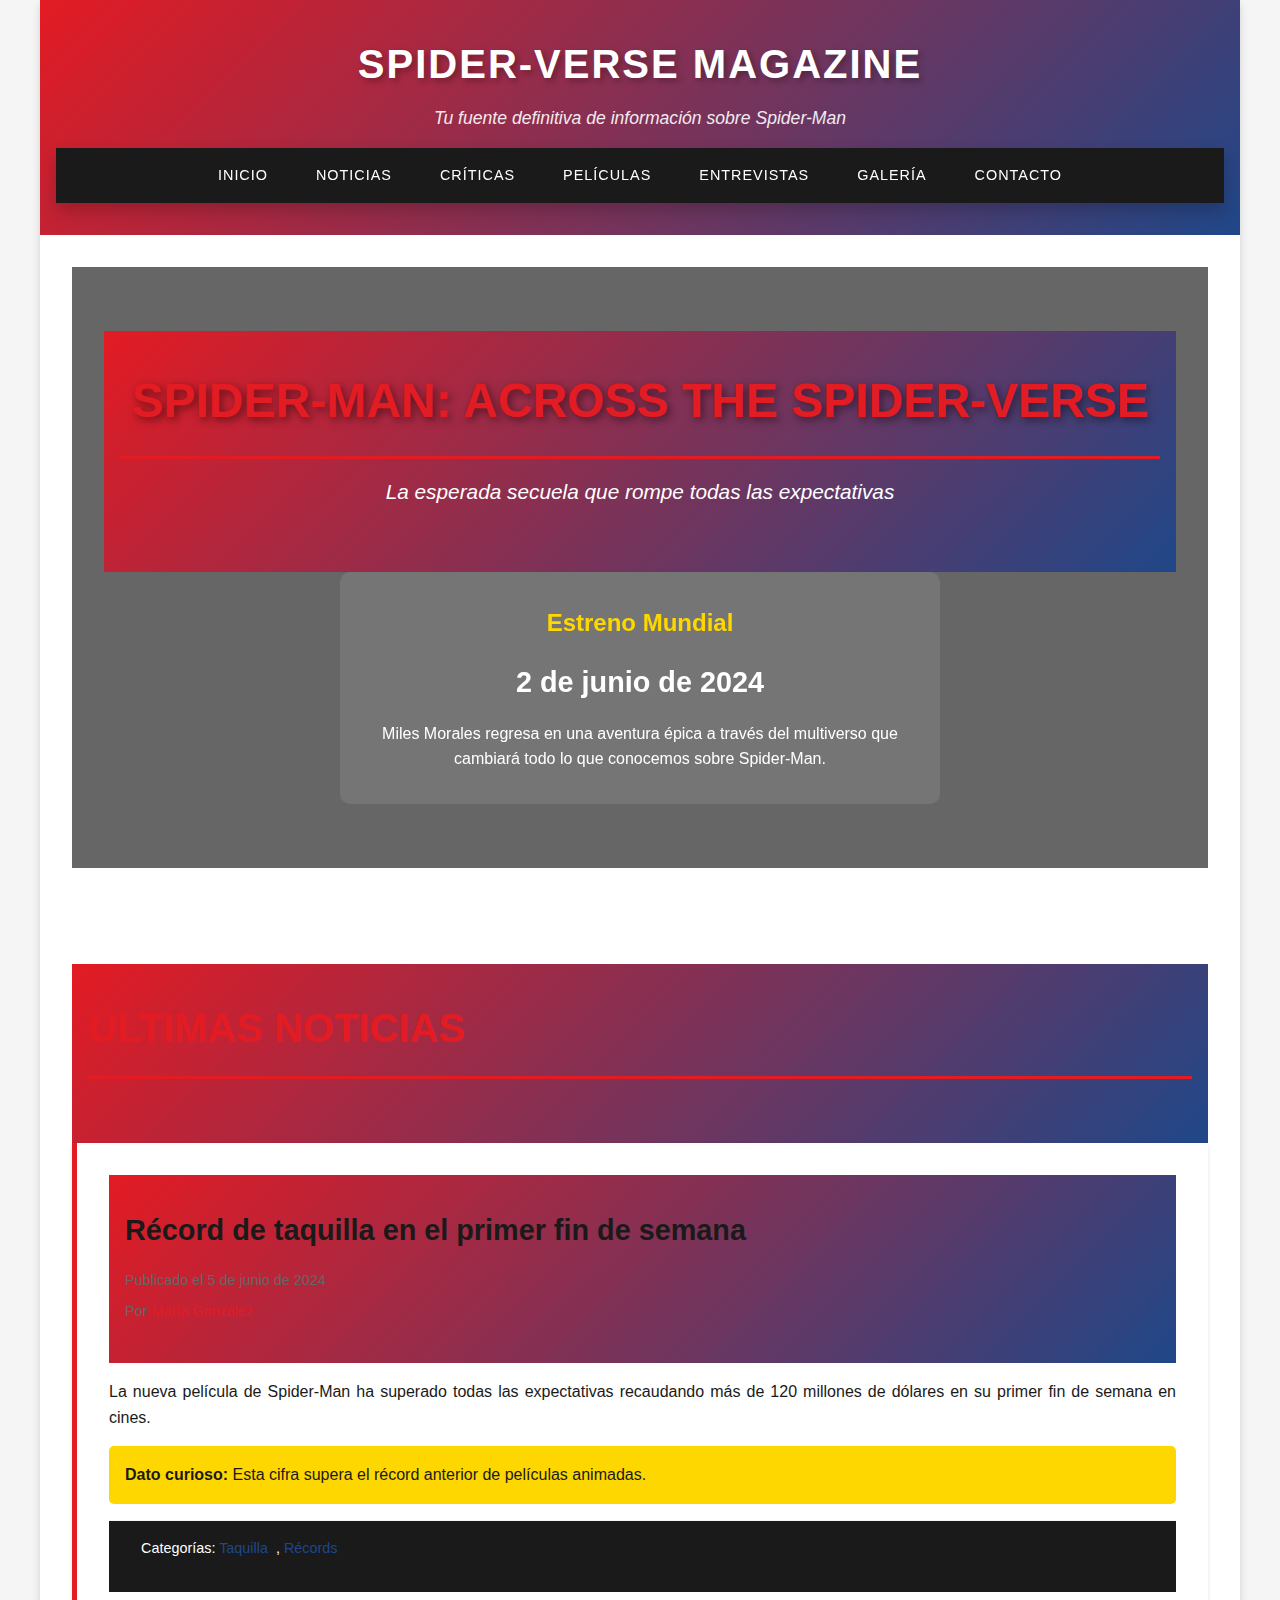
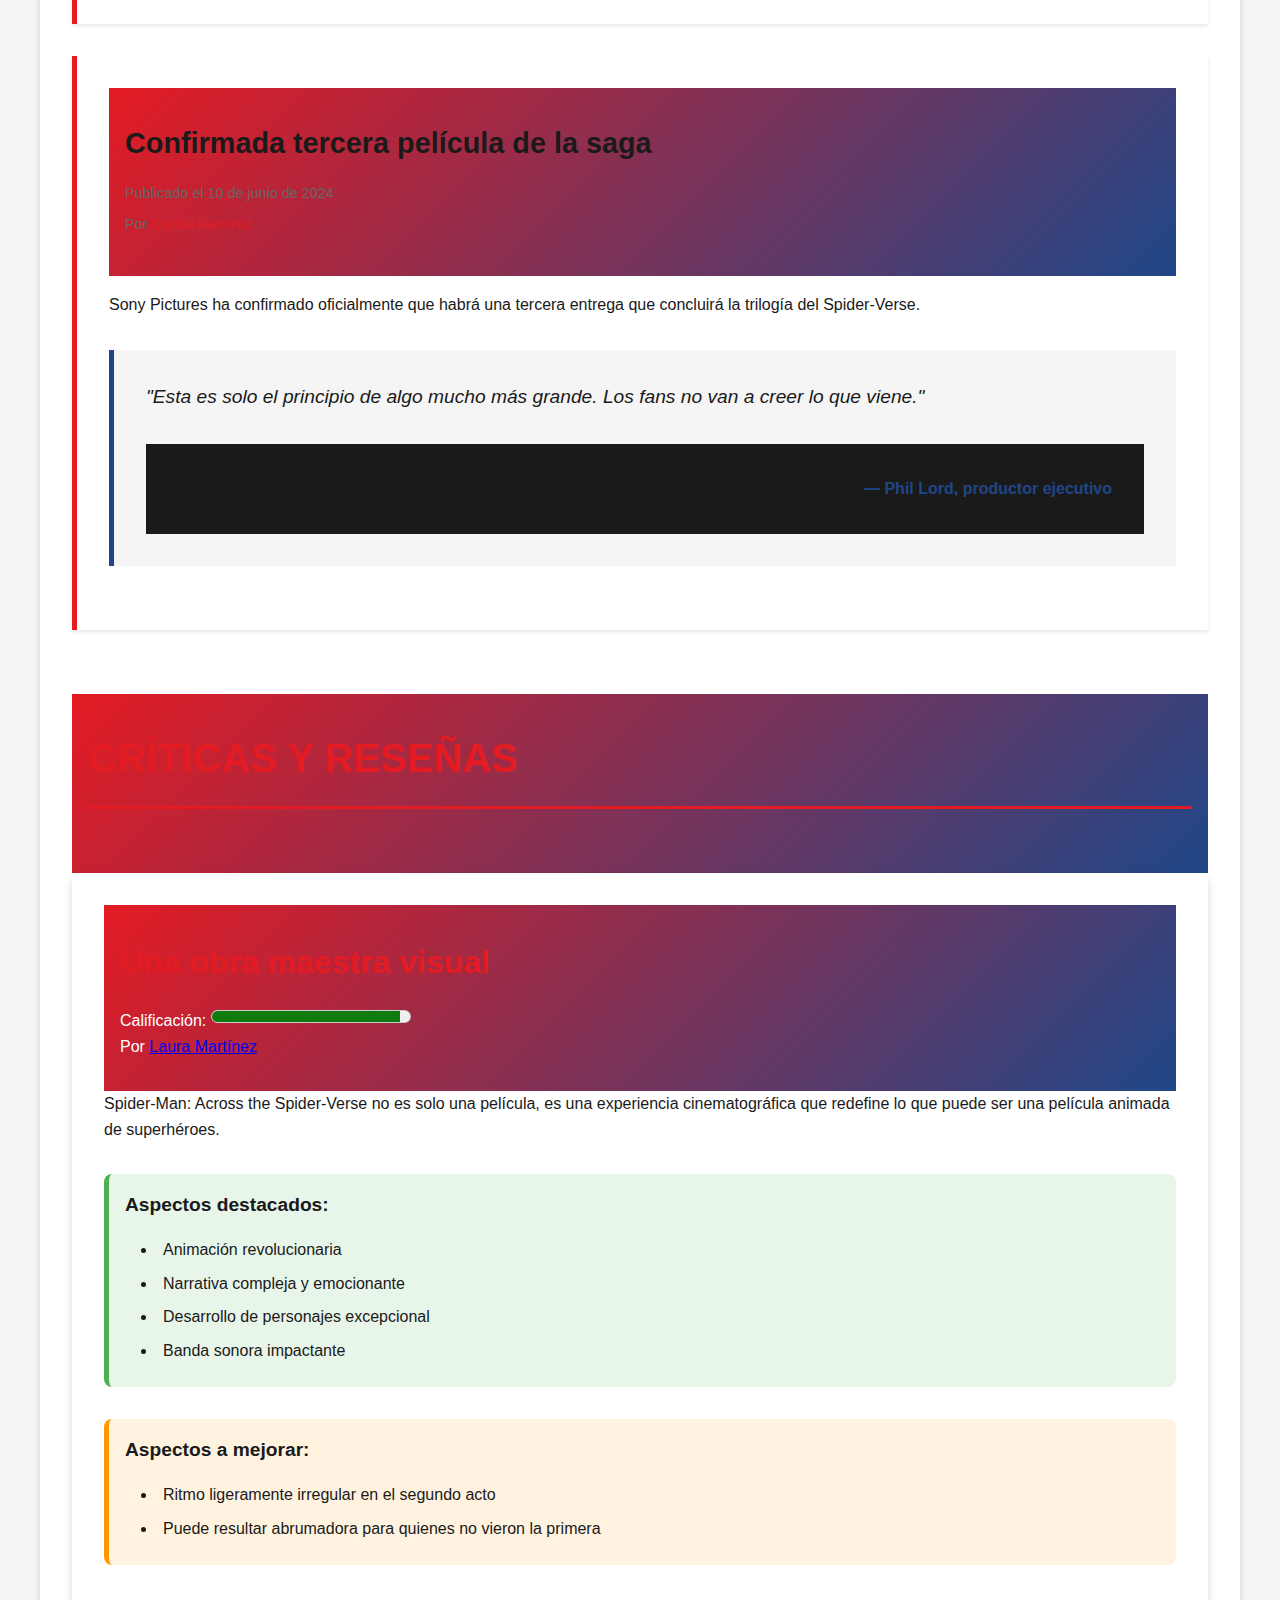
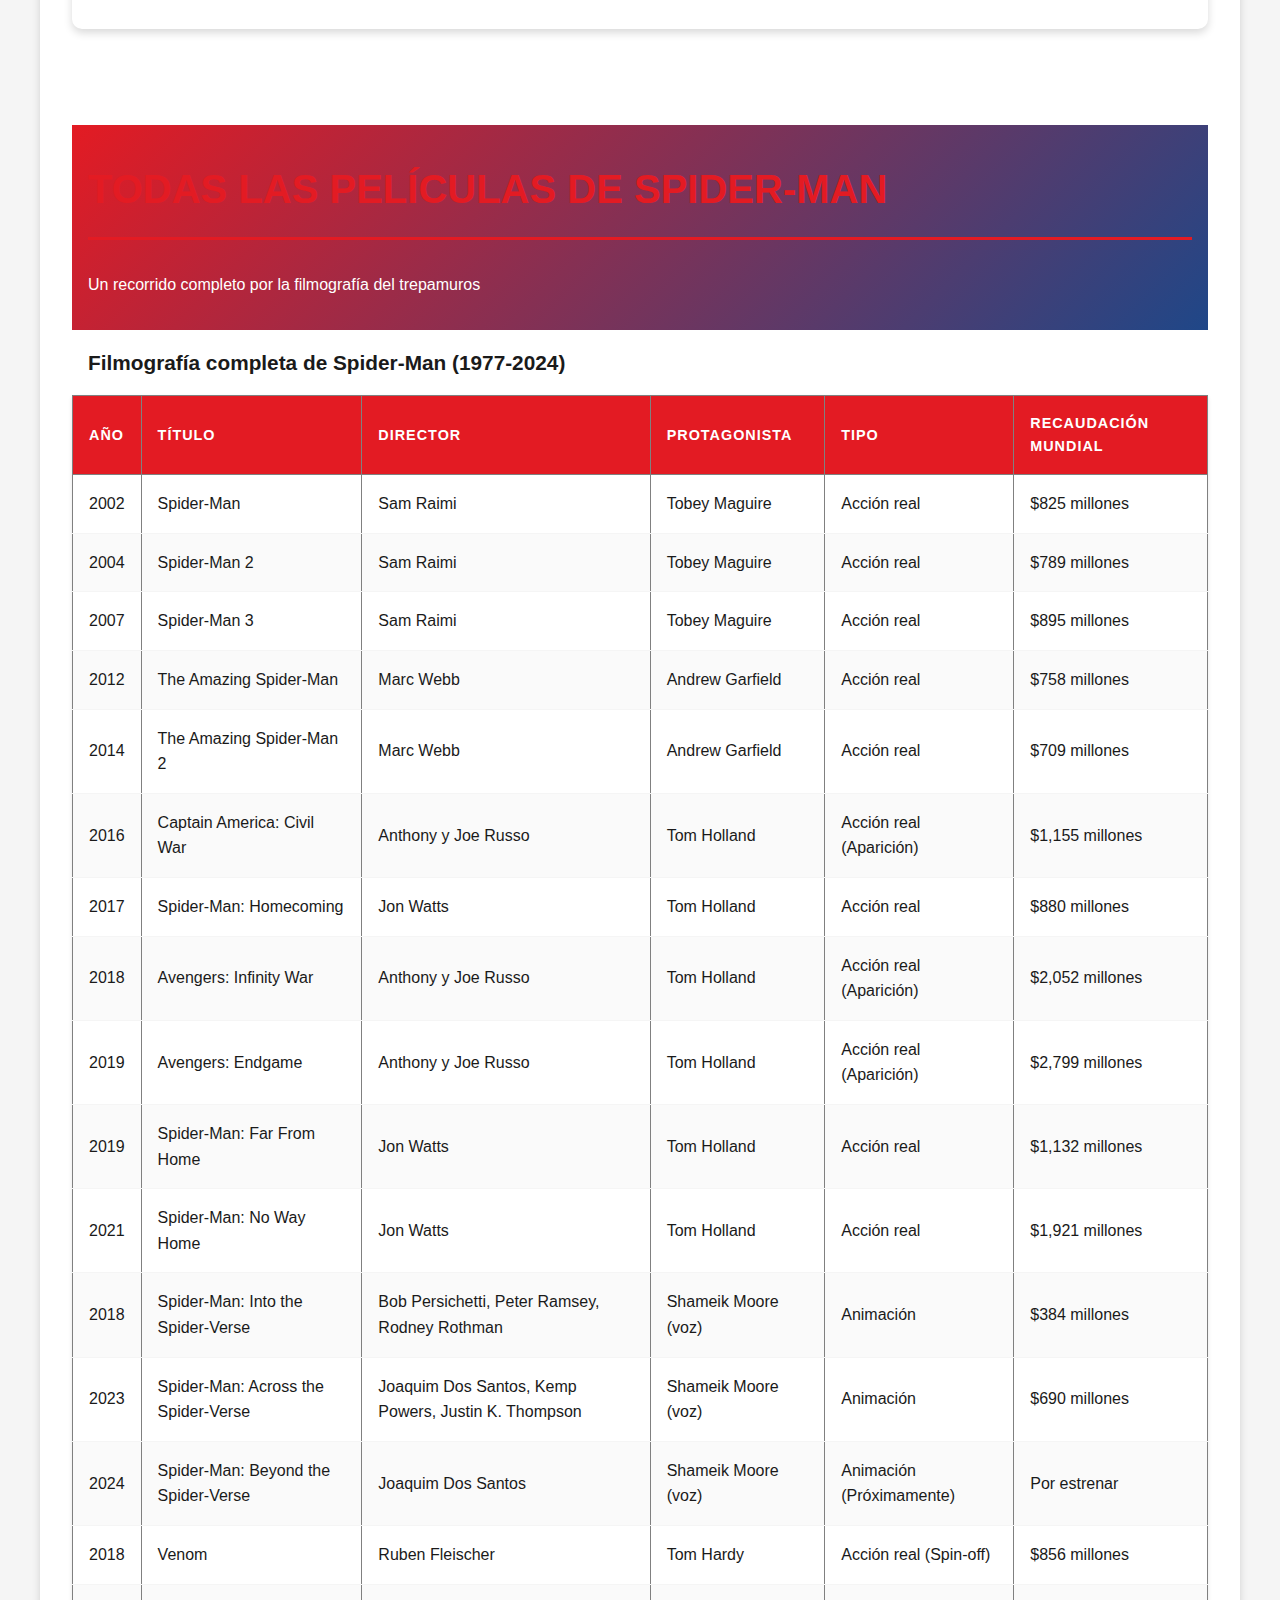
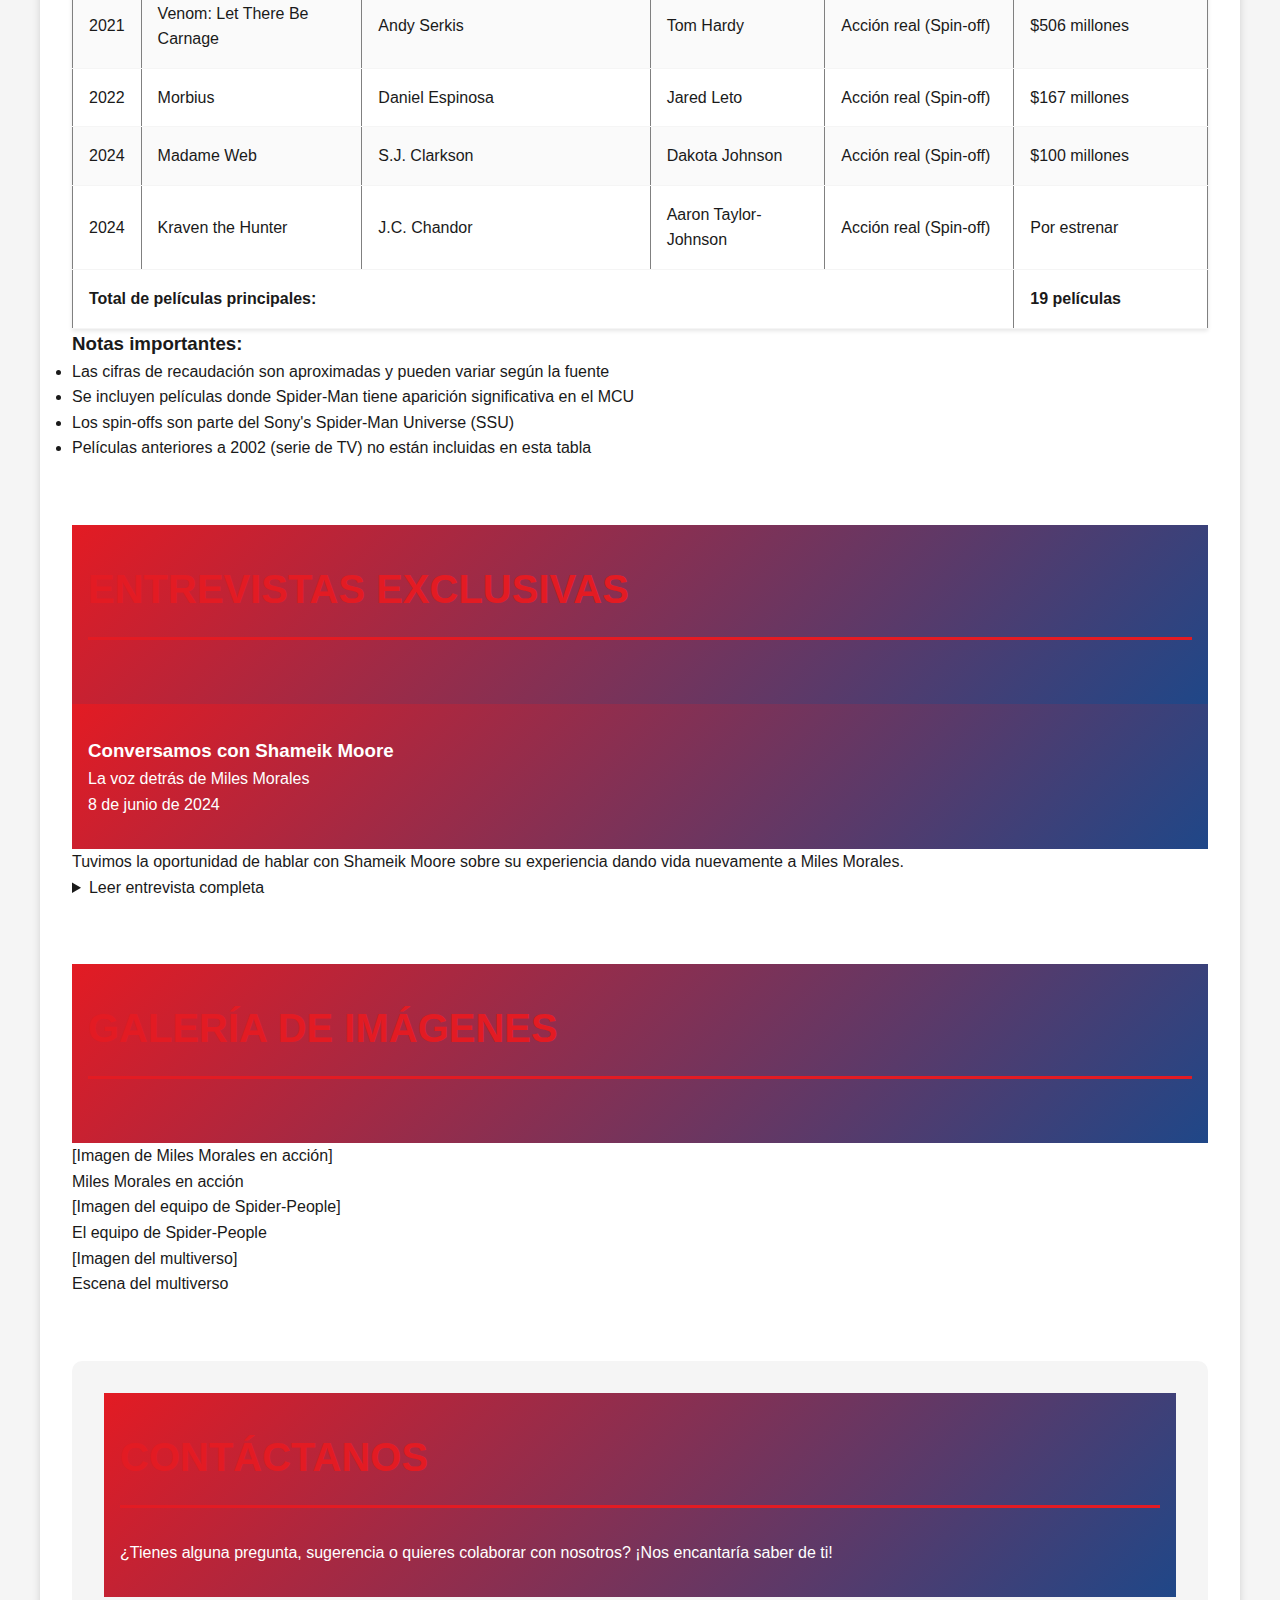
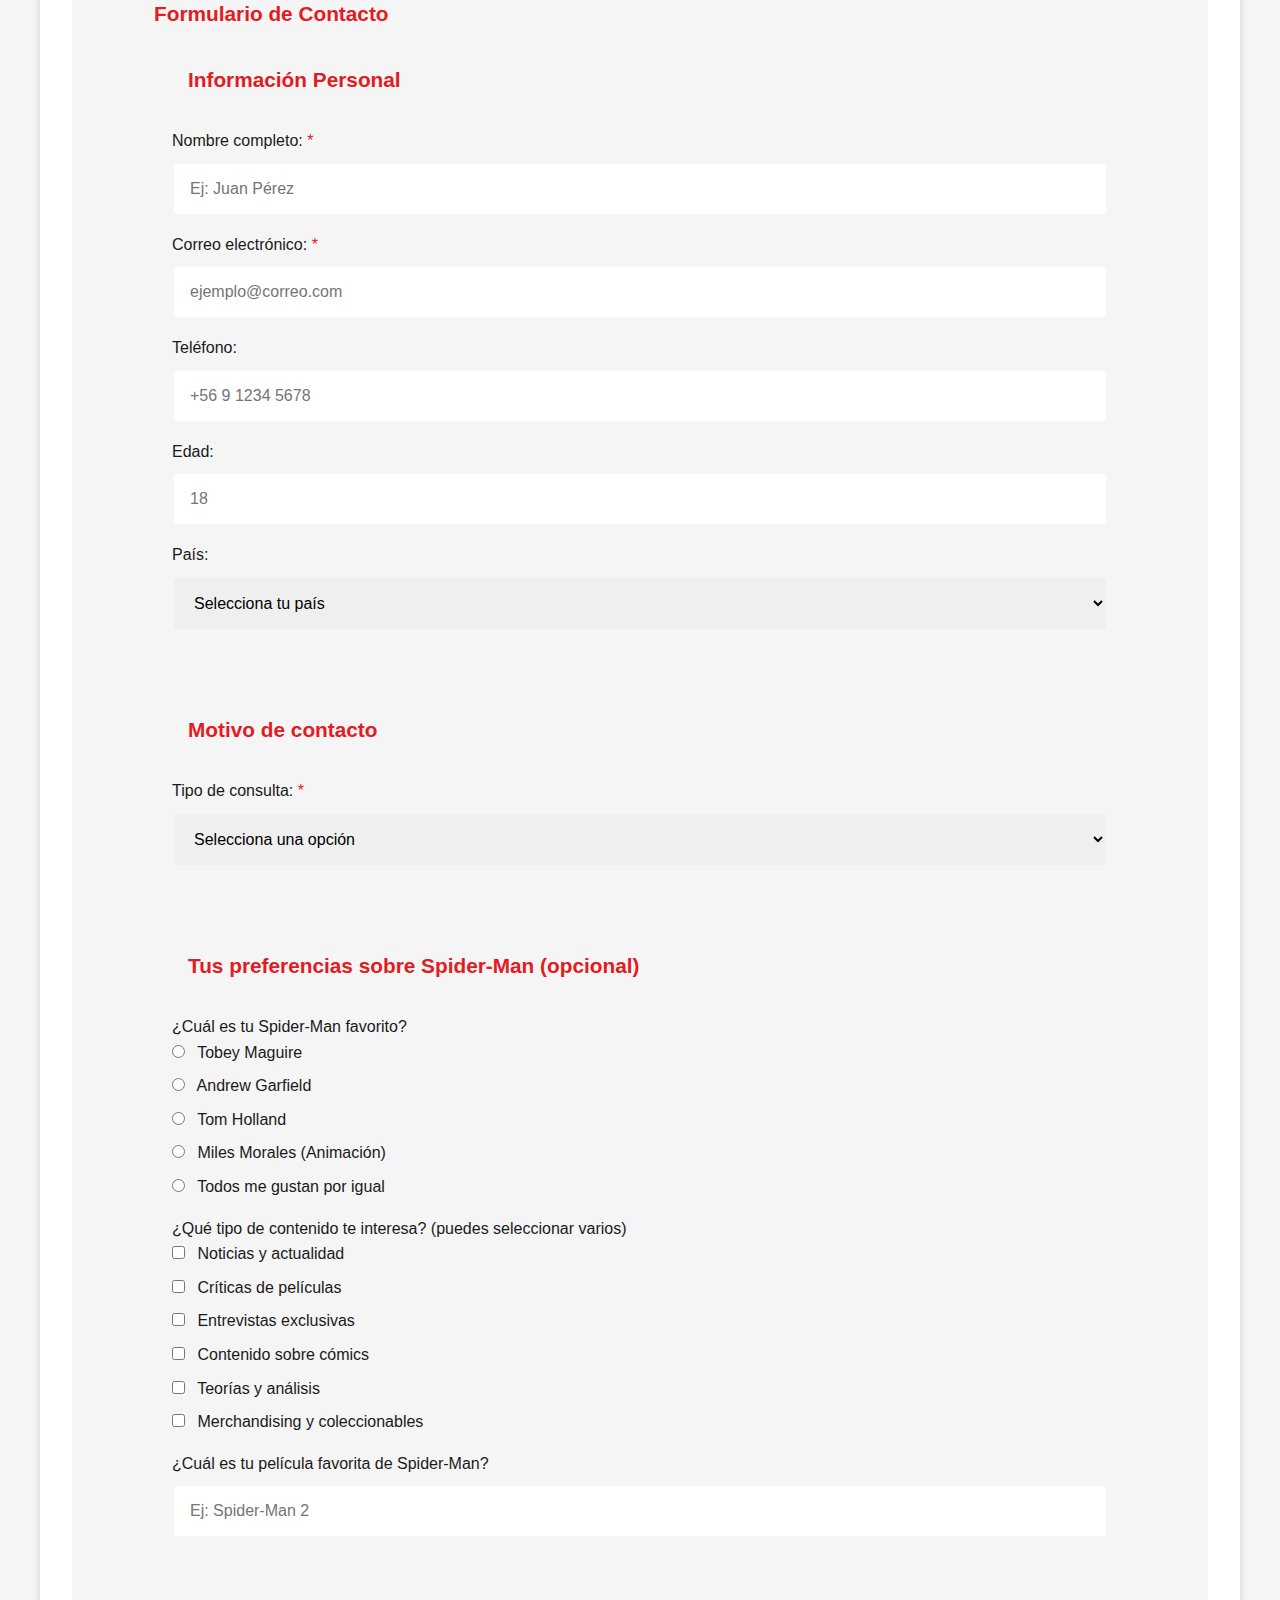
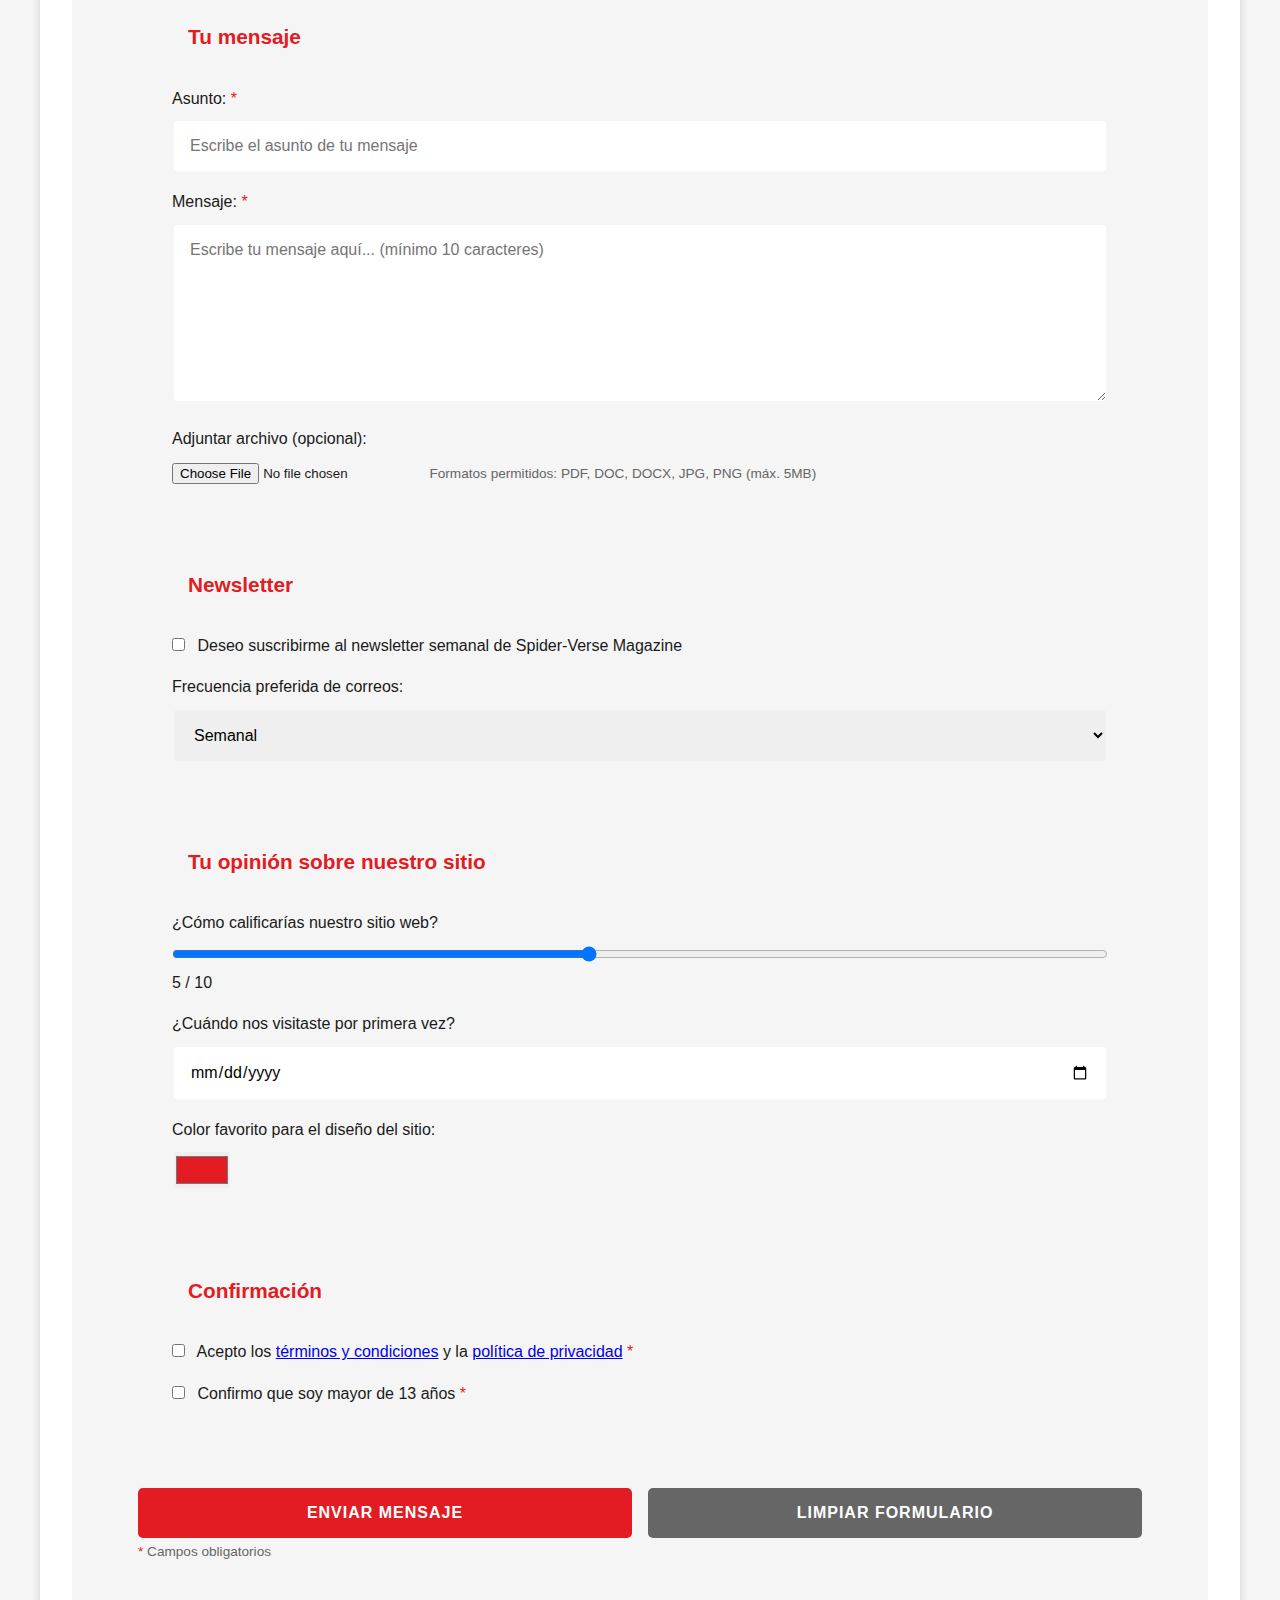
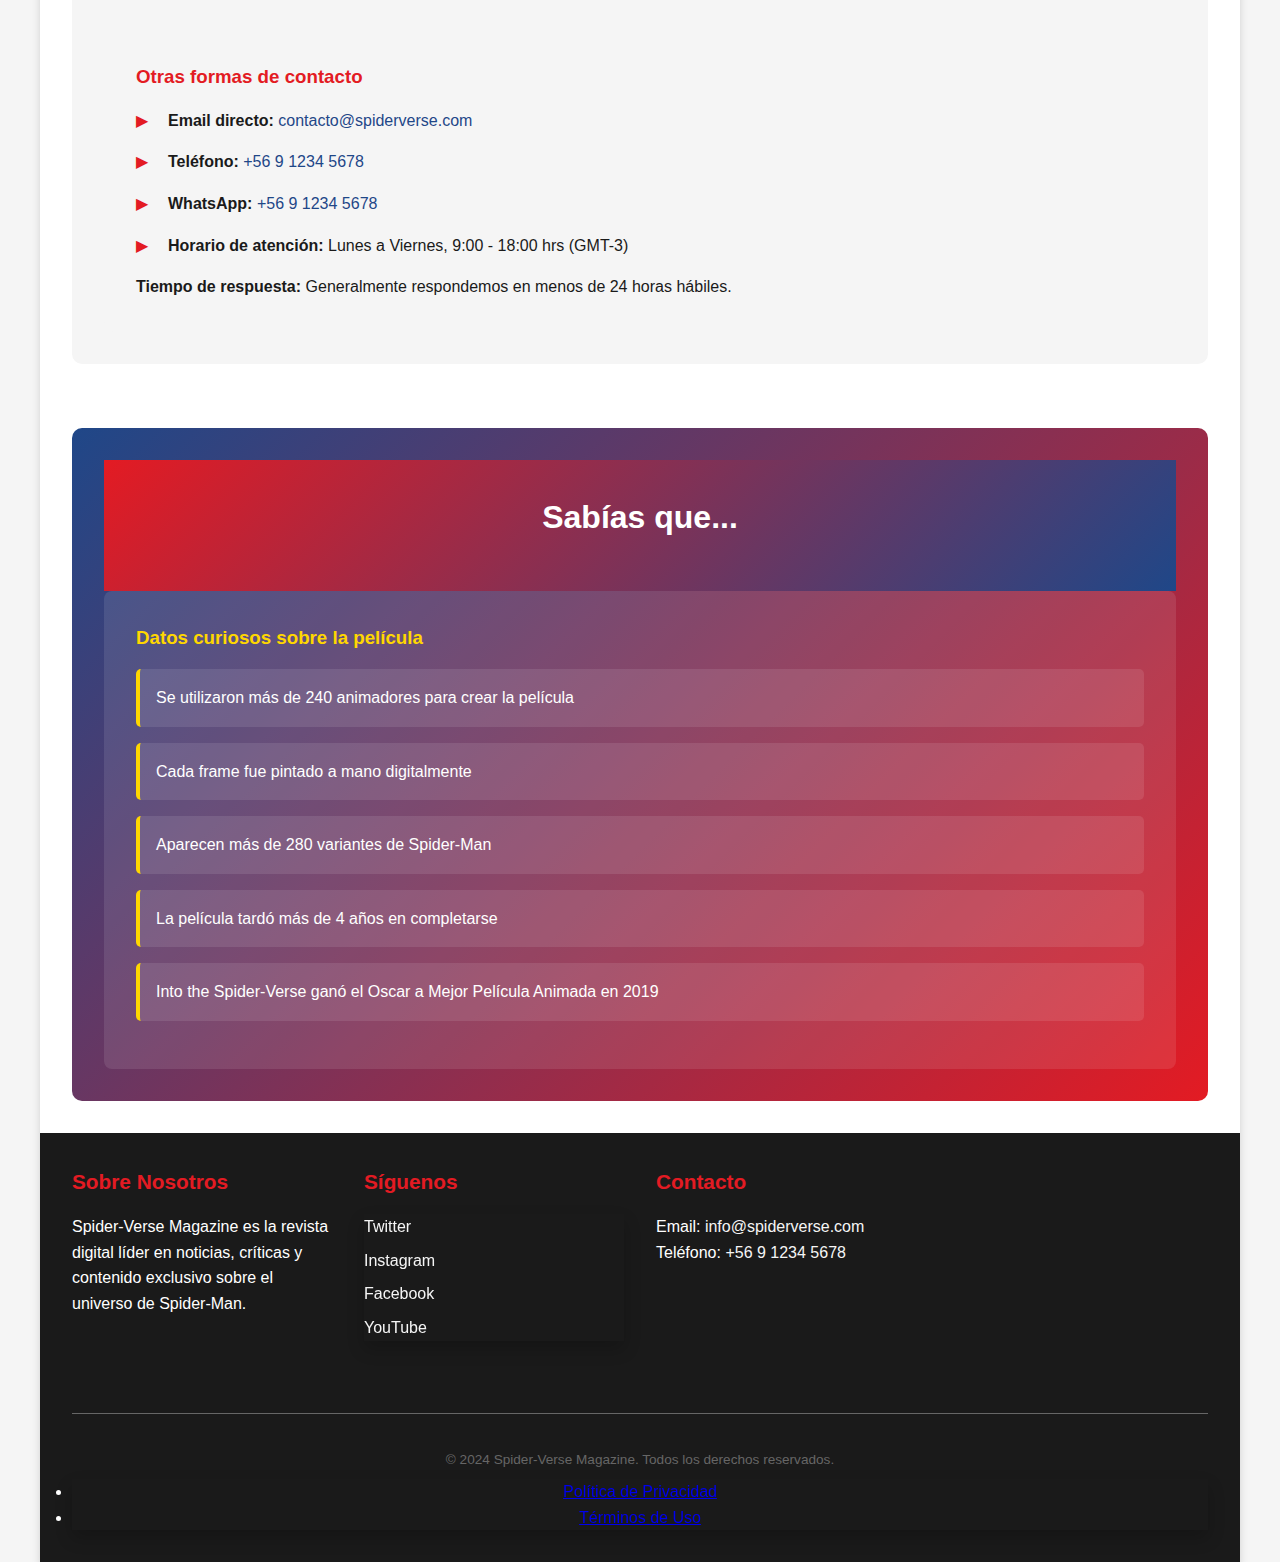
<file: Clase_26_12/index2.html>
<!DOCTYPE html>
<html lang="es">
<head>
    <meta charset="UTF-8">
    <meta name="viewport" content="width=device-width, initial-scale=1.0">
    <meta name="description" content="Revista en línea sobre la nueva película de Spider-Man">
    <meta name="keywords" content="Spider-Man, película, Marvel, superhéroes, cine">
    <link rel="stylesheet" href="css/estilo.css">
    <title>Spider-Verse Magazine - Todo sobre la nueva película de Spider-Man</title>
    
</head>
<body>
    
    <!-- Contenedor principal de la página -->
    <div id="contenedor-principal">
        
        <!-- Encabezado principal del sitio -->
        <header>
            <div class="logo-container">
                <h1>Spider-Verse Magazine</h1>
                <p>Tu fuente definitiva de información sobre Spider-Man</p>
            </div>
            
            <!-- Navegación principal -->
            <nav>
                <div class="menu-principal">
                    <ul>
                        <li><a href="#inicio">Inicio</a></li>
                        <li><a href="#noticias">Noticias</a></li>
                        <li><a href="#criticas">Críticas</a></li>
                        <li><a href="#peliculas">Películas</a></li>
                        <li><a href="#entrevistas">Entrevistas</a></li>
                        <li><a href="#galeria">Galería</a></li>
                        <li><a href="#formulario-contacto">Contacto</a></li>
                    </ul>
                </div>
            </nav>
        </header>

        <!-- Contenido principal -->
        <main>
            
            <!-- Sección hero/destacada -->
            <section id="inicio">
                <div class="hero-section">
                    <header>
                        <h2>Spider-Man: Across the Spider-Verse</h2>
                        <p>La esperada secuela que rompe todas las expectativas</p>
                    </header>
                    
                    <article>
                        <div class="informacion-estreno">
                            <h3>Estreno Mundial</h3>
                            <p><time datetime="2024-06-02">2 de junio de 2024</time></p>
                            <p>Miles Morales regresa en una aventura épica a través del multiverso que cambiará todo lo que conocemos sobre Spider-Man.</p>
                        </div>
                    </article>
                </div>
            </section>

            <!-- Sección de noticias -->
            <section id="noticias">
                <div class="seccion-noticias">
                    <header>
                        <h2>Últimas Noticias</h2>
                    </header>
                    
                    <div class="contenedor-articulos">
                        <article>
                            <div class="articulo-noticia">
                                <header>
                                    <h3>Récord de taquilla en el primer fin de semana</h3>
                                    <p>Publicado el <time datetime="2024-06-05">5 de junio de 2024</time></p>
                                    <address>Por <a href="mailto:redaccion@spiderverse.com">María González</a></address>
                                </header>
                                
                                <div class="contenido-noticia">
                                    <p>La nueva película de Spider-Man ha superado todas las expectativas recaudando más de 120 millones de dólares en su primer fin de semana en cines.</p>
                                    
                                    <aside>
                                        <p><strong>Dato curioso:</strong> Esta cifra supera el récord anterior de películas animadas.</p>
                                    </aside>
                                </div>
                                
                                <footer>
                                    <p>Categorías: <a href="#taquilla">Taquilla</a>, <a href="#records">Récords</a></p>
                                </footer>
                            </div>
                        </article>

                        <article>
                            <div class="articulo-noticia">
                                <header>
                                    <h3>Confirmada tercera película de la saga</h3>
                                    <p>Publicado el <time datetime="2024-06-10">10 de junio de 2024</time></p>
                                    <address>Por <a href="mailto:redaccion@spiderverse.com">Carlos Ramírez</a></address>
                                </header>
                                
                                <div class="contenido-noticia">
                                    <p>Sony Pictures ha confirmado oficialmente que habrá una tercera entrega que concluirá la trilogía del Spider-Verse.</p>
                                    
                                    <blockquote>
                                        <p>"Esta es solo el principio de algo mucho más grande. Los fans no van a creer lo que viene."</p>
                                        <footer>— Phil Lord, productor ejecutivo</footer>
                                    </blockquote>
                                </div>
                            </div>
                        </article>
                    </div>
                </div>
            </section>

            <!-- Sección de críticas -->
            <section id="criticas">
                <div class="seccion-criticas">
                    <header>
                        <h2>Críticas y Reseñas</h2>
                    </header>
                    
                    <article>
                        <div class="articulo-critica">
                            <header>
                                <h3>Una obra maestra visual</h3>
                                <p>Calificación: <meter value="9.5" min="0" max="10">9.5 de 10</meter></p>
                                <address>Por <a href="mailto:critica@spiderverse.com">Laura Martínez</a></address>
                            </header>
                            
                            <div class="contenido-critica">
                                <p>Spider-Man: Across the Spider-Verse no es solo una película, es una experiencia cinematográfica que redefine lo que puede ser una película animada de superhéroes.</p>
                                
                                <div class="aspectos-positivos">
                                    <h4>Aspectos destacados:</h4>
                                    <ul>
                                        <li>Animación revolucionaria</li>
                                        <li>Narrativa compleja y emocionante</li>
                                        <li>Desarrollo de personajes excepcional</li>
                                        <li>Banda sonora impactante</li>
                                    </ul>
                                </div>
                                
                                <div class="aspectos-mejorar">
                                    <h4>Aspectos a mejorar:</h4>
                                    <ul>
                                        <li>Ritmo ligeramente irregular en el segundo acto</li>
                                        <li>Puede resultar abrumadora para quienes no vieron la primera</li>
                                    </ul>
                                </div>
                            </div>
                        </div>
                    </article>
                </div>
            </section>

            <!-- SECCIÓN: Tabla de películas de Spider-Man -->
            <section id="peliculas">
                <div class="seccion-peliculas">
                    <header>
                        <h2>Todas las Películas de Spider-Man</h2>
                        <p>Un recorrido completo por la filmografía del trepamuros</p>
                    </header>
                    
                    <div class="contenedor-tabla">
                        <table border="1" cellpadding="10" cellspacing="0">
                            <caption>
                                <strong>Filmografía completa de Spider-Man (1977-2024)</strong>
                            </caption>
                            
                            <thead>
                                <tr>
                                    <th>Año</th>
                                    <th>Título</th>
                                    <th>Director</th>
                                    <th>Protagonista</th>
                                    <th>Tipo</th>
                                    <th>Recaudación Mundial</th>
                                </tr>
                            </thead>
                            
                            <tbody>
                                <!-- Trilogía de Sam Raimi -->
                                <tr>
                                    <td>2002</td>
                                    <td>Spider-Man</td>
                                    <td>Sam Raimi</td>
                                    <td>Tobey Maguire</td>
                                    <td>Acción real</td>
                                    <td>$825 millones</td>
                                </tr>
                                <tr>
                                    <td>2004</td>
                                    <td>Spider-Man 2</td>
                                    <td>Sam Raimi</td>
                                    <td>Tobey Maguire</td>
                                    <td>Acción real</td>
                                    <td>$789 millones</td>
                                </tr>
                                <tr>
                                    <td>2007</td>
                                    <td>Spider-Man 3</td>
                                    <td>Sam Raimi</td>
                                    <td>Tobey Maguire</td>
                                    <td>Acción real</td>
                                    <td>$895 millones</td>
                                </tr>
                                
                                <!-- Saga de The Amazing Spider-Man -->
                                <tr>
                                    <td>2012</td>
                                    <td>The Amazing Spider-Man</td>
                                    <td>Marc Webb</td>
                                    <td>Andrew Garfield</td>
                                    <td>Acción real</td>
                                    <td>$758 millones</td>
                                </tr>
                                <tr>
                                    <td>2014</td>
                                    <td>The Amazing Spider-Man 2</td>
                                    <td>Marc Webb</td>
                                    <td>Andrew Garfield</td>
                                    <td>Acción real</td>
                                    <td>$709 millones</td>
                                </tr>
                                
                                <!-- MCU Spider-Man -->
                                <tr>
                                    <td>2016</td>
                                    <td>Captain America: Civil War</td>
                                    <td>Anthony y Joe Russo</td>
                                    <td>Tom Holland</td>
                                    <td>Acción real (Aparición)</td>
                                    <td>$1,155 millones</td>
                                </tr>
                                <tr>
                                    <td>2017</td>
                                    <td>Spider-Man: Homecoming</td>
                                    <td>Jon Watts</td>
                                    <td>Tom Holland</td>
                                    <td>Acción real</td>
                                    <td>$880 millones</td>
                                </tr>
                                <tr>
                                    <td>2018</td>
                                    <td>Avengers: Infinity War</td>
                                    <td>Anthony y Joe Russo</td>
                                    <td>Tom Holland</td>
                                    <td>Acción real (Aparición)</td>
                                    <td>$2,052 millones</td>
                                </tr>
                                <tr>
                                    <td>2019</td>
                                    <td>Avengers: Endgame</td>
                                    <td>Anthony y Joe Russo</td>
                                    <td>Tom Holland</td>
                                    <td>Acción real (Aparición)</td>
                                    <td>$2,799 millones</td>
                                </tr>
                                <tr>
                                    <td>2019</td>
                                    <td>Spider-Man: Far From Home</td>
                                    <td>Jon Watts</td>
                                    <td>Tom Holland</td>
                                    <td>Acción real</td>
                                    <td>$1,132 millones</td>
                                </tr>
                                <tr>
                                    <td>2021</td>
                                    <td>Spider-Man: No Way Home</td>
                                    <td>Jon Watts</td>
                                    <td>Tom Holland</td>
                                    <td>Acción real</td>
                                    <td>$1,921 millones</td>
                                </tr>
                                
                                <!-- Películas animadas del Spider-Verse -->
                                <tr>
                                    <td>2018</td>
                                    <td>Spider-Man: Into the Spider-Verse</td>
                                    <td>Bob Persichetti, Peter Ramsey, Rodney Rothman</td>
                                    <td>Shameik Moore (voz)</td>
                                    <td>Animación</td>
                                    <td>$384 millones</td>
                                </tr>
                                <tr>
                                    <td>2023</td>
                                    <td>Spider-Man: Across the Spider-Verse</td>
                                    <td>Joaquim Dos Santos, Kemp Powers, Justin K. Thompson</td>
                                    <td>Shameik Moore (voz)</td>
                                    <td>Animación</td>
                                    <td>$690 millones</td>
                                </tr>
                                <tr>
                                    <td>2024</td>
                                    <td>Spider-Man: Beyond the Spider-Verse</td>
                                    <td>Joaquim Dos Santos</td>
                                    <td>Shameik Moore (voz)</td>
                                    <td>Animación (Próximamente)</td>
                                    <td>Por estrenar</td>
                                </tr>
                                
                                <!-- Spin-offs del universo Sony -->
                                <tr>
                                    <td>2018</td>
                                    <td>Venom</td>
                                    <td>Ruben Fleischer</td>
                                    <td>Tom Hardy</td>
                                    <td>Acción real (Spin-off)</td>
                                    <td>$856 millones</td>
                                </tr>
                                <tr>
                                    <td>2021</td>
                                    <td>Venom: Let There Be Carnage</td>
                                    <td>Andy Serkis</td>
                                    <td>Tom Hardy</td>
                                    <td>Acción real (Spin-off)</td>
                                    <td>$506 millones</td>
                                </tr>
                                <tr>
                                    <td>2022</td>
                                    <td>Morbius</td>
                                    <td>Daniel Espinosa</td>
                                    <td>Jared Leto</td>
                                    <td>Acción real (Spin-off)</td>
                                    <td>$167 millones</td>
                                </tr>
                                <tr>
                                    <td>2024</td>
                                    <td>Madame Web</td>
                                    <td>S.J. Clarkson</td>
                                    <td>Dakota Johnson</td>
                                    <td>Acción real (Spin-off)</td>
                                    <td>$100 millones</td>
                                </tr>
                                <tr>
                                    <td>2024</td>
                                    <td>Kraven the Hunter</td>
                                    <td>J.C. Chandor</td>
                                    <td>Aaron Taylor-Johnson</td>
                                    <td>Acción real (Spin-off)</td>
                                    <td>Por estrenar</td>
                                </tr>
                            </tbody>
                            
                            <tfoot>
                                <tr>
                                    <td colspan="5"><strong>Total de películas principales:</strong></td>
                                    <td><strong>19 películas</strong></td>
                                </tr>
                            </tfoot>
                        </table>
                    </div>
                    
                    <div class="notas-tabla">
                        <h3>Notas importantes:</h3>
                        <ul>
                            <li>Las cifras de recaudación son aproximadas y pueden variar según la fuente</li>
                            <li>Se incluyen películas donde Spider-Man tiene aparición significativa en el MCU</li>
                            <li>Los spin-offs son parte del Sony's Spider-Man Universe (SSU)</li>
                            <li>Películas anteriores a 2002 (serie de TV) no están incluidas en esta tabla</li>
                        </ul>
                    </div>
                </div>
            </section>

            <!-- Sección de entrevistas -->
            <section id="entrevistas">
                <div class="seccion-entrevistas">
                    <header>
                        <h2>Entrevistas Exclusivas</h2>
                    </header>
                    
                    <article>
                        <div class="articulo-entrevista">
                            <header>
                                <h3>Conversamos con Shameik Moore</h3>
                                <p>La voz detrás de Miles Morales</p>
                                <time datetime="2024-06-08">8 de junio de 2024</time>
                            </header>
                            
                            <div class="contenido-entrevista">
                                <p>Tuvimos la oportunidad de hablar con Shameik Moore sobre su experiencia dando vida nuevamente a Miles Morales.</p>
                                
                                <details>
                                    <summary>Leer entrevista completa</summary>
                                    <dl>
                                        <dt><strong>Revista:</strong> ¿Qué significa para ti regresar como Miles?</dt>
                                        <dd>Moore: Es un honor increíble. Miles ha crecido tanto, y yo también he crecido con él.</dd>
                                        
                                        <dt><strong>Revista:</strong> ¿Cuál fue la escena más difícil de grabar?</dt>
                                        <dd>Moore: Definitivamente las escenas emocionales del tercer acto. Tuve que conectar con la vulnerabilidad de Miles de una manera muy profunda.</dd>
                                    </dl>
                                </details>
                            </div>
                        </div>
                    </article>
                </div>
            </section>

            <!-- Sección de galería -->
            <section id="galeria">
                <div class="seccion-galeria">
                    <header>
                        <h2>Galería de Imágenes</h2>
                    </header>
                    
                    <div class="contenedor-imagenes">
                        <figure>
                            <div class="imagen-placeholder">
                                <p>[Imagen de Miles Morales en acción]</p>
                            </div>
                            <figcaption>Miles Morales en acción</figcaption>
                        </figure>
                        
                        <figure>
                            <div class="imagen-placeholder">
                                <p>[Imagen del equipo de Spider-People]</p>
                            </div>
                            <figcaption>El equipo de Spider-People</figcaption>
                        </figure>
                        
                        <figure>
                            <div class="imagen-placeholder">
                                <p>[Imagen del multiverso]</p>
                            </div>
                            <figcaption>Escena del multiverso</figcaption>
                        </figure>
                    </div>
                </div>
            </section>

            <!-- NUEVA SECCIÓN: Formulario de Contacto -->
            <section id="formulario-contacto">
                <div class="seccion-formulario">
                    <header>
                        <h2>Contáctanos</h2>
                        <p>¿Tienes alguna pregunta, sugerencia o quieres colaborar con nosotros? ¡Nos encantaría saber de ti!</p>
                    </header>
                    
                    <div class="contenedor-formulario">
                        <fieldset>
                            <legend>Formulario de Contacto</legend>
                            
                            <!-- Información Personal -->
                            <fieldset>
                                <legend>Información Personal</legend>
                                
                                <div class="campo-formulario">
                                    <label for="nombre">Nombre completo: <abbr title="requerido">*</abbr></label>
                                    <input type="text" id="nombre" name="nombre" required placeholder="Ej: Juan Pérez" size="40" maxlength="100">
                                </div>
                                
                                <div class="campo-formulario">
                                    <label for="email">Correo electrónico: <abbr title="requerido">*</abbr></label>
                                    <input type="email" id="email" name="email" required placeholder="ejemplo@correo.com" size="40">
                                </div>
                                
                                <div class="campo-formulario">
                                    <label for="telefono">Teléfono:</label>
                                    <input type="tel" id="telefono" name="telefono" placeholder="+56 9 1234 5678" size="20">
                                </div>
                                
                                <div class="campo-formulario">
                                    <label for="edad">Edad:</label>
                                    <input type="number" id="edad" name="edad" min="13" max="120" placeholder="18">
                                </div>
                                
                                <div class="campo-formulario">
                                    <label for="pais">País:</label>
                                    <select id="pais" name="pais">
                                        <option value="">Selecciona tu país</option>
                                        <option value="chile">Chile</option>
                                        <option value="argentina">Argentina</option>
                                        <option value="colombia">Colombia</option>
                                        <option value="mexico">México</option>
                                        <option value="españa">España</option>
                                        <option value="peru">Perú</option>
                                        <option value="otro">Otro</option>
                                    </select>
                                </div>
                            </fieldset>
                            
                            <!-- Tipo de Consulta -->
                            <fieldset>
                                <legend>Motivo de contacto</legend>
                                
                                <div class="campo-formulario">
                                    <label for="motivo">Tipo de consulta: <abbr title="requerido">*</abbr></label>
                                    <select id="motivo" name="motivo" required>
                                        <option value="">Selecciona una opción</option>
                                        <option value="consulta-general">Consulta general</option>
                                        <option value="sugerencia">Sugerencia de contenido</option>
                                        <option value="colaboracion">Propuesta de colaboración</option>
                                        <option value="error">Reportar error en el sitio</option>
                                        <option value="publicidad">Publicidad y patrocinios</option>
                                        <option value="otro">Otro</option>
                                    </select>
                                </div>
                            </fieldset>
                            
                            <!-- Preferencias de Spider-Man -->
                            <fieldset>
                                <legend>Tus preferencias sobre Spider-Man (opcional)</legend>
                                
                                <div class="campo-formulario">
                                    <p>¿Cuál es tu Spider-Man favorito?</p>
                                    <label>
                                        <input type="radio" name="spiderman-favorito" value="tobey">
                                        Tobey Maguire
                                    </label>
                                    <label>
                                        <input type="radio" name="spiderman-favorito" value="andrew">
                                        Andrew Garfield
                                    </label>
                                    <label>
                                        <input type="radio" name="spiderman-favorito" value="tom">
                                        Tom Holland
                                    </label>
                                    <label>
                                        <input type="radio" name="spiderman-favorito" value="miles">
                                        Miles Morales (Animación)
                                    </label>
                                    <label>
                                        <input type="radio" name="spiderman-favorito" value="todos">
                                        Todos me gustan por igual
                                    </label>
                                </div>
                                
                                <div class="campo-formulario">
                                    <p>¿Qué tipo de contenido te interesa? (puedes seleccionar varios)</p>
                                    <label>
                                        <input type="checkbox" name="contenido[]" value="noticias">
                                        Noticias y actualidad
                                    </label>
                                    <label>
                                        <input type="checkbox" name="contenido[]" value="criticas">
                                        Críticas de películas
                                    </label>
                                    <label>
                                        <input type="checkbox" name="contenido[]" value="entrevistas">
                                        Entrevistas exclusivas
                                    </label>
                                    <label>
                                        <input type="checkbox" name="contenido[]" value="comics">
                                        Contenido sobre cómics
                                    </label>
                                    <label>
                                        <input type="checkbox" name="contenido[]" value="teoria">
                                        Teorías y análisis
                                    </label>
                                    <label>
                                        <input type="checkbox" name="contenido[]" value="merchandising">
                                        Merchandising y coleccionables
                                    </label>
                                </div>
                                
                                <div class="campo-formulario">
                                    <label for="pelicula-favorita">¿Cuál es tu película favorita de Spider-Man?</label>
                                    <input type="text" id="pelicula-favorita" name="pelicula-favorita" placeholder="Ej: Spider-Man 2" size="50">
                                </div>
                            </fieldset>
                            
                            <!-- Mensaje -->
                            <fieldset>
                                <legend>Tu mensaje</legend>
                                
                                <div class="campo-formulario">
                                    <label for="asunto">Asunto: <abbr title="requerido">*</abbr></label>
                                    <input type="text" id="asunto" name="asunto" required placeholder="Escribe el asunto de tu mensaje" size="60" maxlength="200">
                                </div>
                                
                                <div class="campo-formulario">
                                    <label for="mensaje">Mensaje: <abbr title="requerido">*</abbr></label>
                                    <textarea id="mensaje" name="mensaje" required rows="8" cols="60" placeholder="Escribe tu mensaje aquí... (mínimo 10 caracteres)" minlength="10" maxlength="1000"></textarea>
                                </div>
                                
                                <div class="campo-formulario">
                                    <label for="archivo">Adjuntar archivo (opcional):</label>
                                    <input type="file" id="archivo" name="archivo" accept=".pdf,.doc,.docx,.jpg,.png">
                                    <small>Formatos permitidos: PDF, DOC, DOCX, JPG, PNG (máx. 5MB)</small>
                                </div>
                            </fieldset>
                            
                            <!-- Suscripción -->
                            <fieldset>
                                <legend>Newsletter</legend>
                                
                                <div class="campo-formulario">
                                    <label>
                                        <input type="checkbox" name="newsletter" value="si">
                                        Deseo suscribirme al newsletter semanal de Spider-Verse Magazine
                                    </label>
                                </div>
                                
                                <div class="campo-formulario">
                                    <label for="frecuencia">Frecuencia preferida de correos:</label>
                                    <select id="frecuencia" name="frecuencia">
                                        <option value="diaria">Diaria</option>
                                        <option value="semanal" selected>Semanal</option>
                                        <option value="quincenal">Quincenal</option>
                                        <option value="mensual">Mensual</option>
                                    </select>
                                </div>
                            </fieldset>
                            
                            <!-- Calificación del sitio -->
                            <fieldset>
                                <legend>Tu opinión sobre nuestro sitio</legend>
                                
                                <div class="campo-formulario">
                                    <label for="calificacion">¿Cómo calificarías nuestro sitio web?</label>
                                    <input type="range" id="calificacion" name="calificacion" min="1" max="10" value="5" step="1">
                                    <output for="calificacion">5</output> / 10
                                </div>
                                
                                <div class="campo-formulario">
                                    <label for="fecha-visita">¿Cuándo nos visitaste por primera vez?</label>
                                    <input type="date" id="fecha-visita" name="fecha-visita" min="2018-01-01" max="2024-12-31">
                                </div>
                                
                                <div class="campo-formulario">
                                    <label for="color-favorito">Color favorito para el diseño del sitio:</label>
                                    <input type="color" id="color-favorito" name="color-favorito" value="#e31b23">
                                </div>
                            </fieldset>
                            
                            <!-- Términos y condiciones -->
                            <fieldset>
                                <legend>Confirmación</legend>
                                
                                <div class="campo-formulario">
                                    <label>
                                        <input type="checkbox" name="terminos" required>
                                        Acepto los <a href="#terminos">términos y condiciones</a> y la <a href="#privacidad">política de privacidad</a> <abbr title="requerido">*</abbr>
                                    </label>
                                </div>
                                
                                <div class="campo-formulario">
                                    <label>
                                        <input type="checkbox" name="mayor-edad" required>
                                        Confirmo que soy mayor de 13 años <abbr title="requerido">*</abbr>
                                    </label>
                                </div>
                            </fieldset>
                            
                            <!-- Botones de acción -->
                            <div class="botones-formulario">
                                <button type="submit">Enviar mensaje</button>
                                <button type="reset">Limpiar formulario</button>
                            </div>
                            
                            <p><small><abbr title="requerido">*</abbr> Campos obligatorios</small></p>
                            
                        </fieldset>
                    </div>
                    
                    <div class="info-adicional">
                        <h3>Otras formas de contacto</h3>
                        <ul>
                            <li><strong>Email directo:</strong> <a href="mailto:contacto@spiderverse.com">contacto@spiderverse.com</a></li>
                            <li><strong>Teléfono:</strong> <a href="tel:+56912345678">+56 9 1234 5678</a></li>
                            <li><strong>WhatsApp:</strong> <a href="https://wa.me/56912345678">+56 9 1234 5678</a></li>
                            <li><strong>Horario de atención:</strong> Lunes a Viernes, 9:00 - 18:00 hrs (GMT-3)</li>
                        </ul>
                        
                        <p><strong>Tiempo de respuesta:</strong> Generalmente respondemos en menos de 24 horas hábiles.</p>
                    </div>
                </div>
            </section>

            <!-- Sección de datos curiosos -->
            <aside>
                <div class="sidebar-datos">
                    <header>
                        <h2>Sabías que...</h2>
                    </header>
                    
                    <article>
                        <div class="datos-curiosos">
                            <h3>Datos curiosos sobre la película</h3>
                            <ul>
                                <li>Se utilizaron más de 240 animadores para crear la película</li>
                                <li>Cada frame fue pintado a mano digitalmente</li>
                                <li>Aparecen más de 280 variantes de Spider-Man</li>
                                <li>La película tardó más de 4 años en completarse</li>
                                <li>Into the Spider-Verse ganó el Oscar a Mejor Película Animada en 2019</li>
                            </ul>
                        </div>
                    </article>
                </div>
            </aside>

        </main>

        <!-- Pie de página -->
        <footer>
            <div class="contenedor-footer">
                <div class="columna-footer">
                    <section>
                        <h3>Sobre Nosotros</h3>
                        <p>Spider-Verse Magazine es la revista digital líder en noticias, críticas y contenido exclusivo sobre el universo de Spider-Man.</p>
                    </section>
                </div>
                
                <div class="columna-footer">
                    <section>
                        <h3>Síguenos</h3>
                        <nav>
                            <ul>
                                <li><a href="#twitter">Twitter</a></li>
                                <li><a href="#instagram">Instagram</a></li>
                                <li><a href="#facebook">Facebook</a></li>
                                <li><a href="#youtube">YouTube</a></li>
                            </ul>
                        </nav>
                    </section>
                </div>
                
                <div class="columna-footer">
                    <section id="contacto">
                        <h3>Contacto</h3>
                        <address>
                            <p>Email: <a href="mailto:info@spiderverse.com">info@spiderverse.com</a></p>
                            <p>Teléfono: <a href="tel:+56912345678">+56 9 1234 5678</a></p>
                        </address>
                    </section>
                </div>
                
                <div class="copyright">
                    <section>
                        <p><small>&copy; 2024 Spider-Verse Magazine. Todos los derechos reservados.</small></p>
                        <nav>
                            <ul>
                                <li><a href="#privacidad">Política de Privacidad</a></li>
                                <li><a href="#terminos">Términos de Uso</a></li>
                            </ul>
                        </nav>
                    </section>
                </div>
            </div>
        </footer>
        
    </div> <!-- Fin del contenedor principal -->

</body>
</html>
</file>
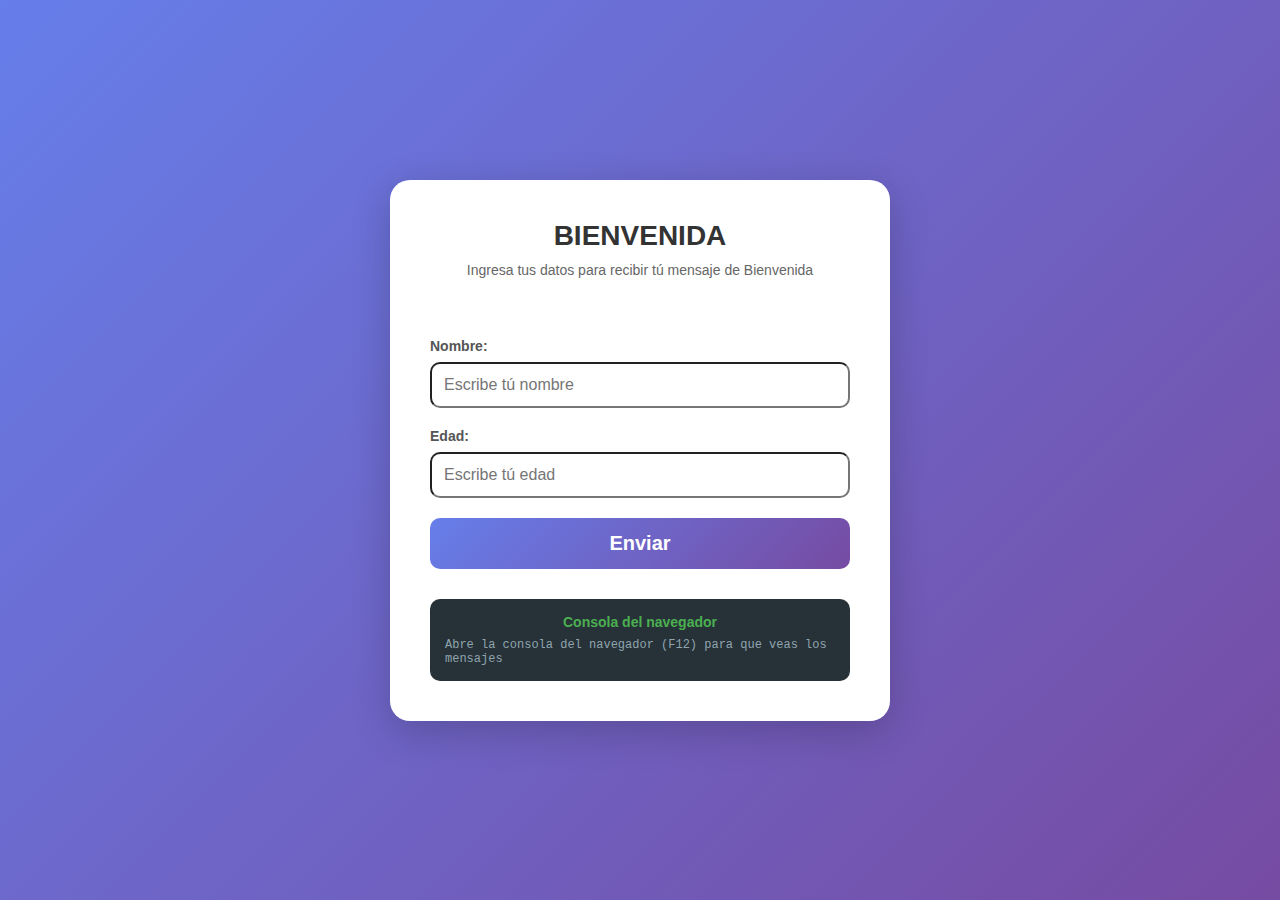
<file: Clase_06_01/demo/inicio.html>
<!DOCTYPE html>
<html lang="en">
<head>
    <meta charset="UTF-8">
    <meta name="viewport" content="width=device-width, initial-scale=1.0">
    <title>Demo- Variables JS</title>
    <link rel="stylesheet" href="css/estilos.css">

</head>
<body>
    <div class="container">
        <h1>BIENVENIDA</h1>
        <p class="descripcion">Ingresa tus datos para recibir tú mensaje de Bienvenida</p>

        <form id="formulario">
            <div class="form-group">
                <label for="name">Nombre:</label>
                <input type="text" id="nombre" name="nombre" required placeholder="Escribe tú nombre">
            </div>

            <div class="form-group">
                <label for="edad">Edad:</label>
                <input type="text" id="edad" name="edad" required placeholder="Escribe tú edad">
            </div>
            
            <button type="submit">Enviar</button>
        </form>

        <div id="resultado" class="resultado oculto">
            <h2>Mensaje de Bienvenida</h2>
            <p id="mensaje"></p>
        </div>

        <div class="consola">
            <h3>Consola del navegador</h3>
            <p class="info">Abre la consola del navegador (F12) para que veas los mensajes</p>
        </div>

    </div>





    <script src="js/script.js"></script>
</body>
</html>
</file>
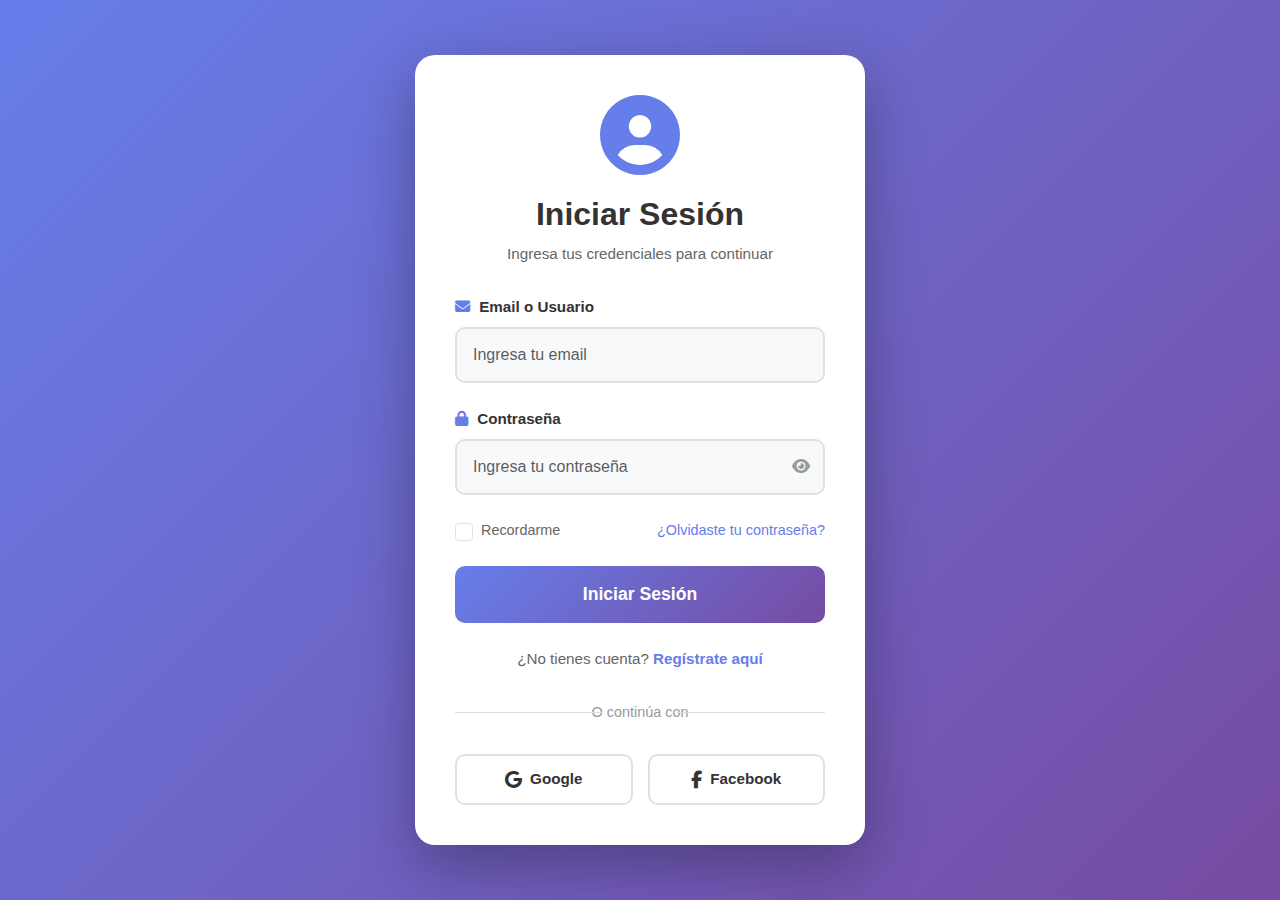
<file: Clase_13_01/Login/inicio.html>
<!DOCTYPE html>
<html lang="es">
<head>
    <meta charset="UTF-8">
    <meta name="viewport" content="width=device-width, initial-scale=1.0">
    <link href="https://cdnjs.cloudflare.com/ajax/libs/bootstrap/5.3.0/css/bootstrap.min.css" rel="stylesheet">
    <link rel="stylesheet" href="https://cdnjs.cloudflare.com/ajax/libs/font-awesome/6.4.0/css/all.min.css">
    <link rel="stylesheet" href="css/estilos.css">
    <title>Iniciar Sesión</title>
</head>
<body>

    <div class="login-container">
        <div class="login-card">
            <!-- Logo/Icon -->
            <div class="login-icon">
                <i class="fas fa-user-circle"></i>
            </div>

            <!-- Título -->
            <h2 class="login-title">Iniciar Sesión</h2>
            <p class="login-subtitle">Ingresa tus credenciales para continuar</p>

            <!-- Formulario -->
            <form id="loginForm" class="login-form">
                
                <!-- Campo de Email/Usuario -->
                <div class="form-group">
                    <label for="email" class="form-label">
                        <i class="fas fa-envelope"></i> Email o Usuario
                    </label>
                    <input 
                        type="text" 
                        class="form-control" 
                        id="email" 
                        placeholder="Ingresa tu email"
                        autocomplete="username"
                    >
                    <div class="error-text" id="emailError"></div>
                </div>

                <!-- Campo de Contraseña -->
                <div class="form-group">
                    <label for="password" class="form-label">
                        <i class="fas fa-lock"></i> Contraseña
                    </label>
                    <div class="password-wrapper">
                        <input 
                            type="password" 
                            class="form-control" 
                            id="password" 
                            placeholder="Ingresa tu contraseña"
                            autocomplete="current-password"
                        >
                        <span class="toggle-password" id="togglePassword">
                            <i class="fas fa-eye"></i>
                        </span>
                    </div>
                    <div class="error-text" id="passwordError"></div>
                </div>

                <!-- Recordar sesión y Olvidé contraseña -->
                <div class="form-options">
                    <div class="remember-me">
                        <input type="checkbox" id="rememberMe" class="form-check-input">
                        <label for="rememberMe" class="form-check-label">Recordarme</label>
                    </div>
                    <a href="#" class="forgot-password" id="forgotPassword">¿Olvidaste tu contraseña?</a>
                </div>

                <!-- Mensaje de error general -->
                <div class="alert-message" id="alertMessage"></div>

                <!-- Botón de Login -->
                <button type="submit" class="btn-login" id="btnLogin">
                    <span class="btn-text">Iniciar Sesión</span>
                    <span class="btn-loader" style="display: none;">
                        <i class="fas fa-spinner fa-spin"></i> Cargando...
                    </span>
                </button>

            </form>

            <!-- Registro -->
            <div class="register-link">
                ¿No tienes cuenta? <a href="#" id="registerLink">Regístrate aquí</a>
            </div>

            <!-- Divisor -->
            <div class="divider">
                <span>O continúa con</span>
            </div>

            <!-- Login Social -->
            <div class="social-login">
                <button class="btn-social btn-google" id="btnGoogle">
                    <i class="fab fa-google"></i> Google
                </button>
                <button class="btn-social btn-facebook" id="btnFacebook">
                    <i class="fab fa-facebook-f"></i> Facebook
                </button>
            </div>

        </div>
    </div>

    <!-- jQuery -->
    <script src="https://code.jquery.com/jquery-3.7.1.min.js"></script>
    
    <!-- Bootstrap JS -->
    <script src="https://cdnjs.cloudflare.com/ajax/libs/bootstrap/5.3.0/js/bootstrap.bundle.min.js"></script>

    <!-- Script personalizado -->
    <script src="js/script.js"></script>
</body>
</html>
</file>
<file: clase_03_02/style.css>
body{
    font-family: 'Lucida Sans', 'Lucida Sans Regular', 'Lucida Grande', 'Lucida Sans Unicode', Geneva, Verdana, sans-serif;
    max-width: 800px;
    margin: 50px auto;
    padding: 20px;
    background-color: #f5f5f5;
}

.container{
    background-color: white;
    padding: 30px;
    border-radius: 10px;
    box-shadow: 0 2px 10px rgba(0, 0, 0, 0.1);
}

h1{
    color: #2c3e50;
    text-align: center;
}

.instrucciones{
    background-color: #e8f4f8;
    padding: 15px;
    border-left: 4px solid #3498db;
    margin: 20px 0;
}
.instrucciones h2{
    background-color: #f4f4f4;
    padding: 2px 6px;
    border-radius: 3px;
    font-family: "Courier New", monospace;
}
</file>
<file: Clase_09_01/css/styles.css>
body {
            background: linear-gradient(135deg, #667eea 0%, #764ba2 100%);
            min-height: 100vh;
            display: flex;
            justify-content: center;
            align-items: center;
            font-family: 'Segoe UI', Tahoma, Geneva, Verdana, sans-serif;
            padding: 20px;
        }

        .calculator-container {
            background: white;
            border-radius: 20px;
            box-shadow: 0 20px 60px rgba(0, 0, 0, 0.3);
            max-width: 500px;
            width: 100%;
            overflow: hidden;
        }

        .calculator-header {
            background: linear-gradient(135deg, #667eea 0%, #764ba2 100%);
            color: white;
            padding: 30px;
            text-align: center;
        }

        .calculator-header h1 {
            margin: 0;
            font-size: 28px;
            font-weight: 600;
        }

        .calculator-body {
            padding: 30px;
        }

        .form-label {
            font-weight: 600;
            color: #333;
            margin-bottom: 8px;
        }

        .btn-calculate {
            width: 100%;
            padding: 15px;
            background: linear-gradient(135deg, #667eea 0%, #764ba2 100%);
            color: white;
            border: none;
            border-radius: 10px;
            font-size: 18px;
            font-weight: 600;
            cursor: pointer;
            transition: transform 0.2s;
            margin-top: 20px;
        }

        .btn-calculate:hover {
            transform: translateY(-2px);
            box-shadow: 0 5px 20px rgba(102, 126, 234, 0.4);
        }

        .error-message {
            display: none;
            background: #fee;
            color: #c33;
            padding: 15px;
            border-radius: 10px;
            margin-top: 20px;
            border-left: 4px solid #c33;
        }

        .results-container {
            display: none;
            margin-top: 30px;
            border-top: 2px solid #eee;
            padding-top: 20px;
        }

        .results-item {
            background: #f8f9fa;
            padding: 15px;
            border-radius: 10px;
            margin-bottom: 15px;
            display: flex;
            justify-content: space-between;
            align-items: center;
        }

        .results-label {
            font-weight: 600;
            color: #666;
        }

        .results-value {
            font-size: 24px;
            font-weight: 700;
            color: #667eea;
        }

        .input-group-text {
            background: #667eea;
            color: white;
            border: none;
            font-weight: 600;
        }

        .form-control {
            border: 2px solid #e0e0e0;
            border-radius: 10px;
            padding: 12px;
            transition: border-color 0.3s;
        }

        .form-control:focus {
            border-color: #667eea;
            box-shadow: 0 0 0 0.2rem rgba(102, 126, 234, 0.25);
        }
</file>
<file: Clase_06_01/calculadora/css/styles.css>
body{
    background: linear-gradient(135deg, #667eea 0%, #764ba2 100%);
    font-family: 'Segoe UI', Tahoma, Geneva, Verdana, sans-serif;
}

.card{
    border-radius: 20px;
    border: none;
}

.card-header{
    border-radius: 20px 20px 0 0 !important;
    padding: 20px;
}

#pantalla{
    background-color: #f8f9fa;
    border: 2px solid #dee2e6;
    font-size: 2rem;
    font-weight: bold;
    height: 70px;
    border-radius: 15px;
}


.calculadora-botones{
    display: grid;
    grid-template-columns: repeat(4, 1fr);
    gap: 10px;
}

.calculadora-botone button{
    height: 60px;
    font-size: 1.58rem;
    font-weight: 600;
    border-radius: 15px;
    transition: all 0.2s;
    
}
.calculadora-botone button:hover{
    transform: scale(1.05);
    box-shadow: 0 4px 8px rgba(0, 0, 0, 0.2);
}

calculadora-botone button:active{
    transform: scale(0.98);
}

.btn-cero{
    grid-column: span 1;
}

.btn-igual{
    grid-column: span 2;
}

.btn-ligth{
    background-color: #ffffFF;
    border: 1px solid #dee2e6;
    color: #212529;
}

.btn-warning{
    background-color: #ffc107;
    border: none;
    color: #000;
}

.btn-warning:hover{
    background-color: #ffb300;
}

.btn-secondary{
    background-color: #6c757d;
    border: none;
}

.btn-success{
    background-color: #28a745;
    border: none;
}


.btn-success:hover{
    background-color: #218838;
}

#historial{
    display: block;
    margin-top: 5px;
    font-family: monospace;
    font-size: 0.9rem;
}
</file>
<file: Clase_06_01/demo/css/estilos.css>
*{
    margin: 0;
    padding: 0;
    box-sizing: border-box;
}

body{
    font-family: 'Segoe UI', Tahoma, Geneva, Verdana, sans-serif;
    background: linear-gradient(135deg, #667eea 0%, #764ba2 100%);
    min-height: 100vh;
    display: flex;
    justify-content: center;
    align-items: center;
    padding: 20px;
}

.container{
    background: white;
    padding: 40px;
    border-radius: 20px;
    box-shadow: 0 10px 40px rgba(0,0,0, 0.2);
    max-width: 500px;
    width: 100%;
}

h1{
    color: #333;
    text-align: center;
    margin-bottom: 10px;
    font-size: 28px;
}

.descripcion{
    text-align: center;
    color: #666;
    margin-bottom: 60px;
    font-size: 14px;
}

.form-group{
    margin-bottom: 20px;
}

label{
    display: block;
    margin-bottom: 8px;
    color: #555;
    font-weight: 600;
    font-size: 14px;
}

input{
    width: 100%;
    padding: 12px;
    border-radius: 10px;
    font-size: 16px;
    transition: border-color 0.3s;
}

input:focus{
    outline: none;
    border-color: #667eea;
}

button{
    width: 100%;
    padding: 14px;
    background: linear-gradient(135deg, #667eea 0%, #764ba2 100%);
    color: white;
    border:none;
    border-radius: 10px;
    font-size: 20px;
    font-weight: 600;
    cursor: pointer;
    transition: transform 0.2s, box-shadow 0.2s;
}

button:hover{
    transform: translateY(-2px);
    box-shadow: 0 5px 15px rgba(102, 126, 234, 0.4);
}

button:active{
    transform: translateY(0);
}

.resultado{
    margin-top: 30px;
    padding: 20px;
    background: #a0a5aa;
    border-radius: 10px;
    border-left: 4px solid #667eea;
    border-right: 4px solid #667eea;
}

.resultado.oculto{
    display: none;
}

.resultado h2{
    color: #333;
    font-size: 18px;
    margin-bottom: 10px;
}
#mensaje{
    color: #555;
    font-size: 18px;
    margin-bottom: 10px;
}


.consola{
    margin-top: 30px;
    padding: 15px;
    background: #263238;
    border-radius: 10px;
    
}

.consola h3{
    text-align: center;
    color: #4caf50;
    font-size: 14px;
    margin-bottom: 8px;
}

.consola .info{
    color: #90a4ae;
    font-size: 12px;
    font-family: 'Courier New', Courier, monospace;
}
</file>
<file: Clase_26_12/css/estilo.css>
/* ============================================
   Spider-Verse Magazine - Hoja de Estilos
   ============================================ */

/* Reset y configuración base */
* {
    margin: 0;
    padding: 0;
    box-sizing: border-box;
}

:root {
    /* Colores principales de Spider-Man */
    --color-primario: #e31b23;
    --color-secundario: #1f4788;
    --color-acento: #ffd700;
    --color-oscuro: #1a1a1a;
    --color-gris: #666;
    --color-gris-claro: #f5f5f5;
    --color-blanco: #ffffff;
    
    /* Tipografía */
    --fuente-principal: 'Segoe UI', Tahoma, Geneva, Verdana, sans-serif;
    --fuente-titulos: 'Arial Black', sans-serif;
    
    /* Espaciado */
    --espaciado-pequeño: 0.5rem;
    --espaciado-medio: 1rem;
    --espaciado-grande: 2rem;
    
    /* Sombras */
    --sombra-suave: 0 2px 4px rgba(0, 0, 0, 0.1);
    --sombra-media: 0 4px 8px rgba(0, 0, 0, 0.15);
    --sombra-fuerte: 0 8px 16px rgba(0, 0, 0, 0.2);
}

body {
    font-family: var(--fuente-principal);
    line-height: 1.6;
    color: var(--color-oscuro);
    background-color: var(--color-gris-claro);
}

/* ============================================
   Contenedor Principal
   ============================================ */

#contenedor-principal {
    max-width: 1200px;
    margin: 0 auto;
    background-color: var(--color-blanco);
    box-shadow: var(--sombra-media);
}

/* ============================================
   Header Principal
   ============================================ */

header {
    background: linear-gradient(135deg, var(--color-primario) 0%, var(--color-secundario) 100%);
    color: var(--color-blanco);
    padding: var(--espaciado-grande) var(--espaciado-medio);
}

.logo-container {
    text-align: center;
    margin-bottom: var(--espaciado-medio);
}

.logo-container h1 {
    font-family: var(--fuente-titulos);
    font-size: 2.5rem;
    text-transform: uppercase;
    letter-spacing: 2px;
    text-shadow: 3px 3px 6px rgba(0, 0, 0, 0.3);
    margin-bottom: var(--espaciado-pequeño);
}

.logo-container p {
    font-size: 1.1rem;
    font-style: italic;
    opacity: 0.9;
}

/* ============================================
   Navegación
   ============================================ */

nav {
    background-color: var(--color-oscuro);
    position: sticky;
    top: 0;
    z-index: 1000;
    box-shadow: var(--sombra-fuerte);
}

.menu-principal ul {
    list-style: none;
    display: flex;
    flex-wrap: wrap;
    justify-content: center;
    padding: 0;
}

.menu-principal li {
    margin: 0;
}

.menu-principal a {
    display: block;
    color: var(--color-blanco);
    text-decoration: none;
    padding: 1rem 1.5rem;
    transition: all 0.3s ease;
    font-weight: 500;
    text-transform: uppercase;
    font-size: 0.9rem;
    letter-spacing: 1px;
}

.menu-principal a:hover {
    background-color: var(--color-primario);
    transform: translateY(-2px);
}

/* ============================================
   Sección Hero
   ============================================ */

.hero-section {
    background: linear-gradient(rgba(0, 0, 0, 0.6), rgba(0, 0, 0, 0.6)),
                url('https://via.placeholder.com/1200x500/e31b23/ffffff?text=Spider-Man') center/cover;
    color: var(--color-blanco);
    padding: 4rem var(--espaciado-grande);
    text-align: center;
    margin-bottom: var(--espaciado-grande);
}

.hero-section h2 {
    font-size: 3rem;
    font-family: var(--fuente-titulos);
    text-transform: uppercase;
    margin-bottom: var(--espaciado-medio);
    text-shadow: 3px 3px 8px rgba(0, 0, 0, 0.5);
}

.hero-section > header p {
    font-size: 1.3rem;
    margin-bottom: var(--espaciado-grande);
    font-style: italic;
}

.informacion-estreno {
    background-color: rgba(255, 255, 255, 0.1);
    backdrop-filter: blur(10px);
    padding: var(--espaciado-grande);
    border-radius: 10px;
    max-width: 600px;
    margin: 0 auto;
}

.informacion-estreno h3 {
    font-size: 1.5rem;
    margin-bottom: var(--espaciado-medio);
    color: var(--color-acento);
}

.informacion-estreno time {
    font-size: 1.8rem;
    font-weight: bold;
    display: block;
    margin-bottom: var(--espaciado-medio);
}

/* ============================================
   Secciones de Contenido
   ============================================ */

main section {
    padding: var(--espaciado-grande);
}

main section > div > header h2 {
    font-size: 2.5rem;
    color: var(--color-primario);
    margin-bottom: var(--espaciado-grande);
    padding-bottom: var(--espaciado-medio);
    border-bottom: 3px solid var(--color-primario);
    font-family: var(--fuente-titulos);
    text-transform: uppercase;
}

/* ============================================
   Artículos de Noticias
   ============================================ */

.contenedor-articulos {
    display: grid;
    gap: var(--espaciado-grande);
}

.articulo-noticia {
    background-color: var(--color-blanco);
    border-left: 5px solid var(--color-primario);
    padding: var(--espaciado-grande);
    box-shadow: var(--sombra-suave);
    transition: all 0.3s ease;
}

.articulo-noticia:hover {
    box-shadow: var(--sombra-media);
    transform: translateX(5px);
}

.articulo-noticia > header h3 {
    font-size: 1.8rem;
    color: var(--color-oscuro);
    margin-bottom: var(--espaciado-medio);
}

.articulo-noticia > header p,
.articulo-noticia > header address {
    font-size: 0.9rem;
    color: var(--color-gris);
    margin-bottom: var(--espaciado-pequeño);
    font-style: normal;
}

.articulo-noticia > header address a {
    color: var(--color-primario);
    text-decoration: none;
}

.articulo-noticia > header address a:hover {
    text-decoration: underline;
}

.contenido-noticia {
    margin: var(--espaciado-medio) 0;
}

.contenido-noticia p {
    margin-bottom: var(--espaciado-medio);
    text-align: justify;
}

.contenido-noticia aside {
    background-color: var(--color-acento);
    padding: var(--espaciado-medio);
    border-radius: 5px;
    margin: var(--espaciado-medio) 0;
}

.contenido-noticia aside p {
    margin: 0;
    color: var(--color-oscuro);
}

.articulo-noticia > footer {
    margin-top: var(--espaciado-medio);
    padding-top: var(--espaciado-medio);
    border-top: 1px solid var(--color-gris-claro);
    font-size: 0.9rem;
}

.articulo-noticia > footer a {
    color: var(--color-secundario);
    text-decoration: none;
    margin-right: var(--espaciado-pequeño);
}

.articulo-noticia > footer a:hover {
    text-decoration: underline;
}

/* ============================================
   Blockquote
   ============================================ */

blockquote {
    background-color: var(--color-gris-claro);
    border-left: 5px solid var(--color-secundario);
    padding: var(--espaciado-grande);
    margin: var(--espaciado-grande) 0;
    font-style: italic;
    position: relative;
}

blockquote p {
    font-size: 1.2rem;
    margin-bottom: var(--espaciado-medio);
}

blockquote footer {
    text-align: right;
    font-style: normal;
    font-weight: bold;
    color: var(--color-secundario);
}

/* ============================================
   Críticas
   ============================================ */

.articulo-critica {
    background-color: var(--color-blanco);
    padding: var(--espaciado-grande);
    margin-bottom: var(--espaciado-grande);
    border-radius: 10px;
    box-shadow: var(--sombra-media);
}

.articulo-critica > header h3 {
    font-size: 2rem;
    color: var(--color-primario);
    margin-bottom: var(--espaciado-medio);
}

meter {
    width: 200px;
    height: 25px;
}

.aspectos-positivos,
.aspectos-mejorar {
    margin: var(--espaciado-grande) 0;
    padding: var(--espaciado-medio);
    border-radius: 8px;
}

.aspectos-positivos {
    background-color: #e8f5e9;
    border-left: 5px solid #4caf50;
}

.aspectos-mejorar {
    background-color: #fff3e0;
    border-left: 5px solid #ff9800;
}

.aspectos-positivos h4,
.aspectos-mejorar h4 {
    margin-bottom: var(--espaciado-medio);
    font-size: 1.2rem;
}

.aspectos-positivos ul,
.aspectos-mejorar ul {
    list-style-position: inside;
    padding-left: var(--espaciado-medio);
}

.aspectos-positivos li,
.aspectos-mejorar li {
    margin-bottom: var(--espaciado-pequeño);
}

/* ============================================
   Tablas
   ============================================ */

.tabla-container {
    overflow-x: auto;
    margin: var(--espaciado-grande) 0;
}

table {
    width: 100%;
    border-collapse: collapse;
    background-color: var(--color-blanco);
    box-shadow: var(--sombra-suave);
}

caption {
    caption-side: top;
    padding: var(--espaciado-medio);
    font-size: 1.3rem;
    font-weight: bold;
    color: var(--color-primario);
    text-align: left;
}

thead {
    background-color: var(--color-primario);
    color: var(--color-blanco);
}

th {
    padding: var(--espaciado-medio);
    text-align: left;
    font-weight: bold;
    text-transform: uppercase;
    font-size: 0.9rem;
    letter-spacing: 1px;
}

td {
    padding: var(--espaciado-medio);
    border-bottom: 1px solid var(--color-gris-claro);
}

tbody tr:hover {
    background-color: var(--color-gris-claro);
}

tbody tr:nth-child(even) {
    background-color: #fafafa;
}

/* ============================================
   Galería de Imágenes
   ============================================ */

.galeria-imagenes {
    display: grid;
    grid-template-columns: repeat(auto-fit, minmax(250px, 1fr));
    gap: var(--espaciado-medio);
    margin: var(--espaciado-grande) 0;
}

.galeria-item {
    position: relative;
    overflow: hidden;
    border-radius: 10px;
    box-shadow: var(--sombra-suave);
    transition: all 0.3s ease;
}

.galeria-item:hover {
    transform: scale(1.05);
    box-shadow: var(--sombra-media);
}

.galeria-item img {
    width: 100%;
    height: 250px;
    object-fit: cover;
    display: block;
}

.galeria-item figcaption {
    position: absolute;
    bottom: 0;
    left: 0;
    right: 0;
    background: linear-gradient(to top, rgba(0,0,0,0.8), transparent);
    color: var(--color-blanco);
    padding: var(--espaciado-medio);
    transform: translateY(100%);
    transition: transform 0.3s ease;
}

.galeria-item:hover figcaption {
    transform: translateY(0);
}

/* ============================================
   Video
   ============================================ */

.contenedor-video {
    margin: var(--espaciado-grande) 0;
    background-color: var(--color-oscuro);
    padding: var(--espaciado-medio);
    border-radius: 10px;
}

.video-wrapper {
    position: relative;
    padding-bottom: 56.25%; /* 16:9 */
    height: 0;
    overflow: hidden;
}

.video-wrapper video {
    position: absolute;
    top: 0;
    left: 0;
    width: 100%;
    height: 100%;
    border-radius: 5px;
}

.controles-video {
    text-align: center;
    margin-top: var(--espaciado-medio);
    color: var(--color-blanco);
}

/* ============================================
   Audio
   ============================================ */

.contenedor-audio {
    background: linear-gradient(135deg, var(--color-secundario), var(--color-primario));
    padding: var(--espaciado-grande);
    border-radius: 10px;
    margin: var(--espaciado-grande) 0;
    color: var(--color-blanco);
}

.contenedor-audio h3 {
    margin-bottom: var(--espaciado-medio);
}

audio {
    width: 100%;
    margin-top: var(--espaciado-medio);
}

/* ============================================
   Formulario de Contacto
   ============================================ */

.seccion-formulario {
    background-color: var(--color-gris-claro);
    padding: var(--espaciado-grande);
    border-radius: 10px;
}

.formulario-contacto {
    background-color: var(--color-blanco);
    padding: var(--espaciado-grande);
    border-radius: 10px;
    box-shadow: var(--sombra-media);
}

fieldset {
    border: 2px solid var(--color-gris-claro);
    border-radius: 8px;
    padding: var(--espaciado-grande);
    margin-bottom: var(--espaciado-grande);
}

legend {
    font-size: 1.3rem;
    font-weight: bold;
    color: var(--color-primario);
    padding: 0 var(--espaciado-medio);
}

.campo-formulario {
    margin-bottom: var(--espaciado-medio);
}

label {
    display: block;
    margin-bottom: var(--espaciado-pequeño);
    font-weight: 500;
    color: var(--color-oscuro);
}

input[type="text"],
input[type="email"],
input[type="tel"],
input[type="url"],
input[type="date"],
input[type="number"],
select,
textarea {
    width: 100%;
    padding: var(--espaciado-medio);
    border: 2px solid var(--color-gris-claro);
    border-radius: 5px;
    font-family: var(--fuente-principal);
    font-size: 1rem;
    transition: border-color 0.3s ease;
}

input[type="text"]:focus,
input[type="email"]:focus,
input[type="tel"]:focus,
input[type="url"]:focus,
input[type="date"]:focus,
input[type="number"]:focus,
select:focus,
textarea:focus {
    outline: none;
    border-color: var(--color-primario);
}

input[type="range"] {
    width: 100%;
}

input[type="color"] {
    width: 60px;
    height: 40px;
    border: 2px solid var(--color-gris-claro);
    border-radius: 5px;
    cursor: pointer;
}

input[type="checkbox"],
input[type="radio"] {
    margin-right: var(--espaciado-pequeño);
    cursor: pointer;
}

textarea {
    min-height: 150px;
    resize: vertical;
}

.botones-formulario {
    display: flex;
    gap: var(--espaciado-medio);
    margin-top: var(--espaciado-grande);
}

button {
    padding: var(--espaciado-medio) var(--espaciado-grande);
    font-size: 1rem;
    font-weight: bold;
    border: none;
    border-radius: 5px;
    cursor: pointer;
    transition: all 0.3s ease;
    text-transform: uppercase;
    letter-spacing: 1px;
}

button[type="submit"] {
    background-color: var(--color-primario);
    color: var(--color-blanco);
    flex: 1;
}

button[type="submit"]:hover {
    background-color: #c41519;
    transform: translateY(-2px);
    box-shadow: var(--sombra-media);
}

button[type="reset"] {
    background-color: var(--color-gris);
    color: var(--color-blanco);
    flex: 1;
}

button[type="reset"]:hover {
    background-color: #555;
}

.info-adicional {
    background-color: var(--color-gris-claro);
    padding: var(--espaciado-grande);
    border-radius: 10px;
    margin-top: var(--espaciado-grande);
}

.info-adicional h3 {
    color: var(--color-primario);
    margin-bottom: var(--espaciado-medio);
}

.info-adicional ul {
    list-style: none;
    padding: 0;
}

.info-adicional li {
    margin-bottom: var(--espaciado-medio);
    padding-left: var(--espaciado-grande);
    position: relative;
}

.info-adicional li::before {
    content: "▶";
    color: var(--color-primario);
    position: absolute;
    left: 0;
}

.info-adicional a {
    color: var(--color-secundario);
    text-decoration: none;
}

.info-adicional a:hover {
    text-decoration: underline;
}

/* ============================================
   Sidebar y Datos Curiosos
   ============================================ */

.sidebar-datos {
    background: linear-gradient(135deg, var(--color-secundario), var(--color-primario));
    color: var(--color-blanco);
    padding: var(--espaciado-grande);
    border-radius: 10px;
    margin: var(--espaciado-grande);
}

.sidebar-datos h2 {
    font-size: 2rem;
    margin-bottom: var(--espaciado-medio);
    text-align: center;
}

.datos-curiosos {
    background-color: rgba(255, 255, 255, 0.1);
    padding: var(--espaciado-grande);
    border-radius: 8px;
}

.datos-curiosos h3 {
    margin-bottom: var(--espaciado-medio);
    color: var(--color-acento);
}

.datos-curiosos ul {
    list-style: none;
    padding: 0;
}

.datos-curiosos li {
    padding: var(--espaciado-medio);
    margin-bottom: var(--espaciado-medio);
    background-color: rgba(255, 255, 255, 0.1);
    border-left: 4px solid var(--color-acento);
    border-radius: 5px;
}

/* ============================================
   Footer
   ============================================ */

footer {
    background-color: var(--color-oscuro);
    color: var(--color-blanco);
    padding: var(--espaciado-grande);
    margin-top: var(--espaciado-grande);
}

.contenedor-footer {
    display: grid;
    grid-template-columns: repeat(auto-fit, minmax(250px, 1fr));
    gap: var(--espaciado-grande);
    max-width: 1200px;
    margin: 0 auto;
}

.columna-footer h3 {
    color: var(--color-primario);
    margin-bottom: var(--espaciado-medio);
    font-size: 1.3rem;
}

.columna-footer ul {
    list-style: none;
    padding: 0;
}

.columna-footer li {
    margin-bottom: var(--espaciado-pequeño);
}

.columna-footer a {
    color: var(--color-gris-claro);
    text-decoration: none;
    transition: color 0.3s ease;
}

.columna-footer a:hover {
    color: var(--color-primario);
}

.copyright {
    grid-column: 1 / -1;
    text-align: center;
    padding-top: var(--espaciado-grande);
    border-top: 1px solid var(--color-gris);
    margin-top: var(--espaciado-grande);
}

.copyright p {
    margin-bottom: var(--espaciado-pequeño);
}

/* ============================================
   Utilidades
   ============================================ */

abbr {
    color: var(--color-primario);
    text-decoration: none;
    cursor: help;
}

small {
    font-size: 0.85rem;
    color: var(--color-gris);
}

strong {
    font-weight: bold;
    color: var(--color-oscuro);
}

address {
    font-style: normal;
}

time {
    font-style: normal;
}

/* ============================================
   Responsive Design
   ============================================ */

@media (max-width: 768px) {
    .logo-container h1 {
        font-size: 1.8rem;
    }
    
    .menu-principal ul {
        flex-direction: column;
    }
    
    .menu-principal a {
        padding: 0.8rem;
        text-align: center;
    }
    
    .hero-section h2 {
        font-size: 2rem;
    }
    
    main section > div > header h2 {
        font-size: 1.8rem;
    }
    
    .galeria-imagenes {
        grid-template-columns: 1fr;
    }
    
    .botones-formulario {
        flex-direction: column;
    }
    
    .contenedor-footer {
        grid-template-columns: 1fr;
    }
}

@media (max-width: 480px) {
    :root {
        --espaciado-grande: 1rem;
    }
    
    .logo-container h1 {
        font-size: 1.5rem;
    }
    
    .hero-section {
        padding: 2rem var(--espaciado-medio);
    }
    
    .hero-section h2 {
        font-size: 1.5rem;
    }
}

/* ============================================
   Animaciones
   ============================================ */

@keyframes fadeIn {
    from {
        opacity: 0;
        transform: translateY(20px);
    }
    to {
        opacity: 1;
        transform: translateY(0);
    }
}

.articulo-noticia,
.articulo-critica {
    animation: fadeIn 0.6s ease-out;
}

/* ============================================
   Impresión
   ============================================ */

@media print {
    nav,
    .sidebar-datos,
    .formulario-contacto {
        display: none;
    }
    
    body {
        background-color: white;
    }
    
    a {
        text-decoration: underline;
    }
}
</file>
<file: Clase_13_01/Login/css/estilos.css>
/* Reset y estilos base */
* {
    margin: 0;
    padding: 0;
    box-sizing: border-box;
}

body {
    font-family: 'Segoe UI', Tahoma, Geneva, Verdana, sans-serif;
    background: linear-gradient(135deg, #667eea 0%, #764ba2 100%);
    min-height: 100vh;
    display: flex;
    align-items: center;
    justify-content: center;
    padding: 20px;
}

/* Contenedor principal */
.login-container {
    width: 100%;
    max-width: 450px;
    animation: fadeIn 0.5s ease-in;
}

@keyframes fadeIn {
    from {
        opacity: 0;
        transform: translateY(-20px);
    }
    to {
        opacity: 1;
        transform: translateY(0);
    }
}

/* Tarjeta de login */
.login-card {
    background: white;
    border-radius: 20px;
    padding: 40px;
    box-shadow: 0 20px 60px rgba(0, 0, 0, 0.3);
}

/* Icono de usuario */
.login-icon {
    text-align: center;
    margin-bottom: 20px;
}

.login-icon i {
    font-size: 80px;
    color: #667eea;
    animation: pulse 2s infinite;
}

@keyframes pulse {
    0%, 100% {
        transform: scale(1);
    }
    50% {
        transform: scale(1.05);
    }
}

/* Título y subtítulo */
.login-title {
    text-align: center;
    font-size: 2rem;
    font-weight: 700;
    color: #333;
    margin-bottom: 10px;
}

.login-subtitle {
    text-align: center;
    color: #666;
    margin-bottom: 30px;
    font-size: 0.95rem;
}

/* Formulario */
.login-form {
    width: 100%;
}

.form-group {
    margin-bottom: 25px;
}

.form-label {
    display: block;
    font-weight: 600;
    color: #333;
    margin-bottom: 8px;
    font-size: 0.95rem;
}

.form-label i {
    color: #667eea;
    margin-right: 5px;
}

.form-control {
    width: 100%;
    padding: 14px 16px;
    border: 2px solid #e0e0e0;
    border-radius: 10px;
    font-size: 1rem;
    transition: all 0.3s ease;
    background-color: #f8f9fa;
}

.form-control:focus {
    outline: none;
    border-color: #667eea;
    background-color: white;
    box-shadow: 0 0 0 3px rgba(102, 126, 234, 0.1);
}

.form-control.error {
    border-color: #dc3545;
    animation: shake 0.3s;
}

@keyframes shake {
    0%, 100% { transform: translateX(0); }
    25% { transform: translateX(-5px); }
    75% { transform: translateX(5px); }
}

/* Wrapper de contraseña */
.password-wrapper {
    position: relative;
}

.password-wrapper .form-control {
    padding-right: 45px;
}

.toggle-password {
    position: absolute;
    right: 15px;
    top: 50%;
    transform: translateY(-50%);
    cursor: pointer;
    color: #999;
    transition: color 0.3s;
}

.toggle-password:hover {
    color: #667eea;
}

/* Texto de error */
.error-text {
    color: #dc3545;
    font-size: 0.85rem;
    margin-top: 5px;
    display: none;
    animation: slideDown 0.3s;
}

@keyframes slideDown {
    from {
        opacity: 0;
        transform: translateY(-5px);
    }
    to {
        opacity: 1;
        transform: translateY(0);
    }
}

/* Opciones del formulario */
.form-options {
    display: flex;
    justify-content: space-between;
    align-items: center;
    margin-bottom: 25px;
    font-size: 0.9rem;
}

.remember-me {
    display: flex;
    align-items: center;
}

.form-check-input {
    width: 18px;
    height: 18px;
    margin-right: 8px;
    cursor: pointer;
}

.form-check-label {
    color: #666;
    cursor: pointer;
    user-select: none;
}

.forgot-password {
    color: #667eea;
    text-decoration: none;
    font-weight: 500;
    transition: color 0.3s;
}

.forgot-password:hover {
    color: #764ba2;
    text-decoration: underline;
}

/* Mensaje de alerta */
.alert-message {
    display: none;
    padding: 12px 15px;
    border-radius: 8px;
    margin-bottom: 20px;
    font-size: 0.9rem;
    animation: slideDown 0.3s;
}

.alert-message.success {
    background-color: #d4edda;
    color: #155724;
    border: 1px solid #c3e6cb;
}

.alert-message.error {
    background-color: #f8d7da;
    color: #721c24;
    border: 1px solid #f5c6cb;
}

/* Botón de login */
.btn-login {
    width: 100%;
    padding: 15px;
    background: linear-gradient(135deg, #667eea 0%, #764ba2 100%);
    border: none;
    border-radius: 10px;
    color: white;
    font-size: 1.1rem;
    font-weight: 600;
    cursor: pointer;
    transition: all 0.3s ease;
    position: relative;
}

.btn-login:hover {
    transform: translateY(-2px);
    box-shadow: 0 10px 25px rgba(102, 126, 234, 0.4);
}

.btn-login:active {
    transform: translateY(0);
}

.btn-login:disabled {
    opacity: 0.7;
    cursor: not-allowed;
    transform: none;
}

/* Link de registro */
.register-link {
    text-align: center;
    margin-top: 25px;
    color: #666;
    font-size: 0.95rem;
}

.register-link a {
    color: #667eea;
    text-decoration: none;
    font-weight: 600;
    transition: color 0.3s;
}

.register-link a:hover {
    color: #764ba2;
    text-decoration: underline;
}

/* Divisor */
.divider {
    position: relative;
    text-align: center;
    margin: 30px 0;
}

.divider::before,
.divider::after {
    content: '';
    position: absolute;
    top: 50%;
    width: 40%;
    height: 1px;
    background: #ddd;
}

.divider::before {
    left: 0;
}

.divider::after {
    right: 0;
}

.divider span {
    background: white;
    padding: 0 15px;
    color: #999;
    font-size: 0.9rem;
}

/* Botones sociales */
.social-login {
    display: flex;
    gap: 15px;
}

.btn-social {
    flex: 1;
    padding: 12px;
    border: 2px solid #e0e0e0;
    border-radius: 10px;
    background: white;
    color: #333;
    font-size: 0.95rem;
    font-weight: 600;
    cursor: pointer;
    transition: all 0.3s ease;
    display: flex;
    align-items: center;
    justify-content: center;
    gap: 8px;
}

.btn-social:hover {
    transform: translateY(-2px);
    box-shadow: 0 5px 15px rgba(0, 0, 0, 0.1);
}

.btn-social i {
    font-size: 1.1rem;
}

.btn-google:hover {
    border-color: #db4437;
    color: #db4437;
}

.btn-facebook:hover {
    border-color: #1877f2;
    color: #1877f2;
}

/* Responsive */
@media (max-width: 576px) {
    .login-card {
        padding: 30px 25px;
    }

    .login-title {
        font-size: 1.6rem;
    }

    .login-icon i {
        font-size: 60px;
    }

    .social-login {
        flex-direction: column;
    }

    .form-options {
        flex-direction: column;
        gap: 10px;
        align-items: flex-start;
    }
}

/* Animación del loader */
@keyframes spin {
    to {
        transform: rotate(360deg);
    }
}

.btn-loader i {
    animation: spin 1s linear infinite;
}
</file>
